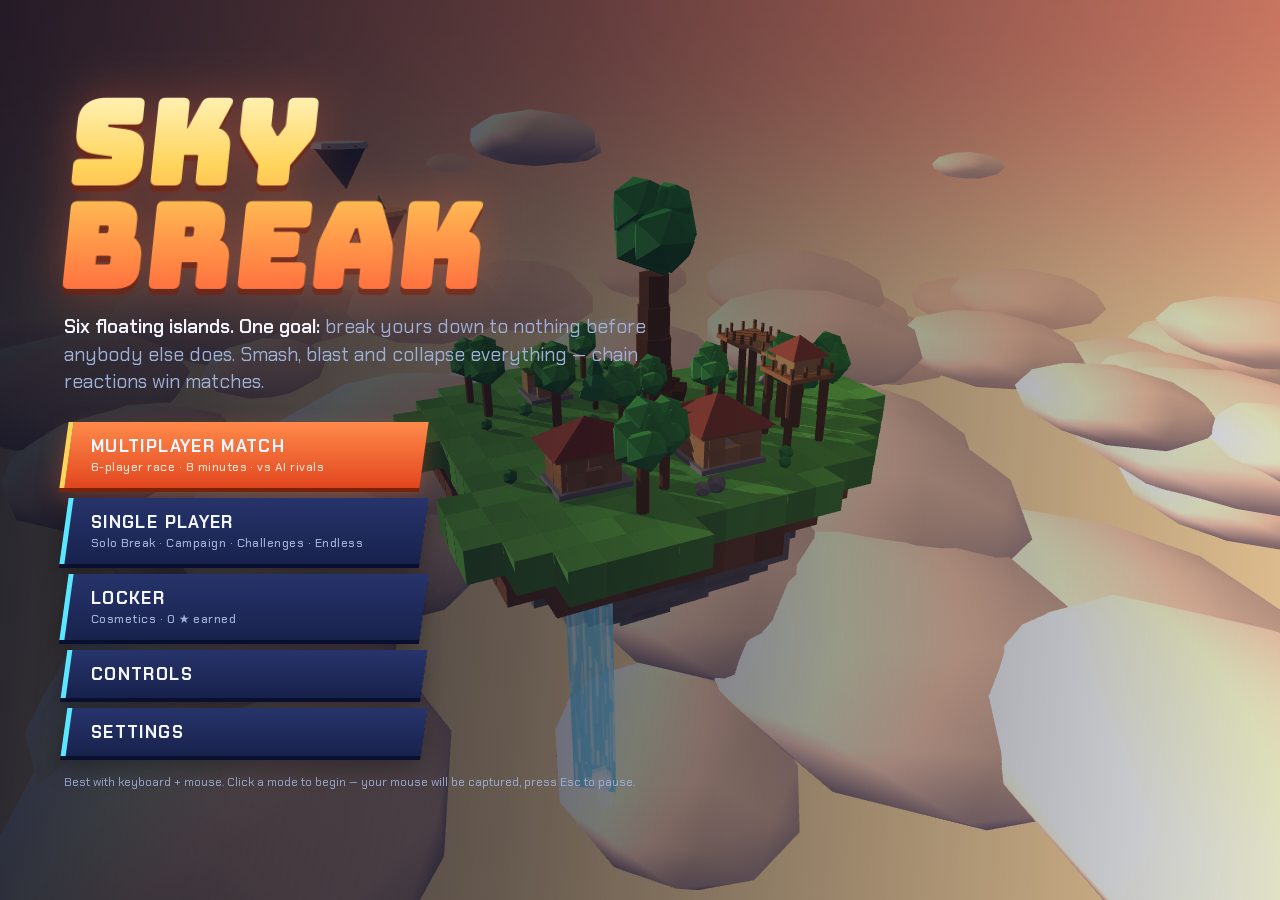
<file: index.html>
<!doctype html><html lang="en"><head><meta charset="utf-8"><meta name="viewport" content="width=device-width,initial-scale=1,maximum-scale=1,user-scalable=no,viewport-fit=cover">
<title>SKYBREAK</title>
<link rel="preconnect" href="https://fonts.googleapis.com">
<link href="https://fonts.googleapis.com/css2?family=Bungee&family=Chakra+Petch:wght@400;500;600;700&display=swap" rel="stylesheet">
<style>
/* Direction: night-sky arcade. Slanted chunky controls, ember + aether accents on deep ink glass. Single committed dark look. */
:root{
  --ink:#0a1128; --ink2:#131d44; --panel:rgba(9,15,38,.74); --line:rgba(255,255,255,.14);
  --fg:#f3f6ff; --mute:#9fb0d6; --ember:#ff6a3d; --aether:#5be7ff; --gold:#ffd45a; --good:#8dffa0; --warn:#ff9a5a; --bad:#ff5d7a;
  --fd:'Bungee','Impact','Arial Black',system-ui,sans-serif; --fu:'Chakra Petch','Segoe UI',system-ui,sans-serif;
  color-scheme:dark;
}
html,body{margin:0;height:100%;overflow:hidden;background:var(--ink);color:var(--fg);font-family:var(--fu);-webkit-user-select:none;user-select:none}
#c{position:fixed;inset:0;width:100%;height:100%;display:block}
#ui{position:fixed;inset:0;pointer-events:none;font-size:15px}
#ui *{box-sizing:border-box}
.hide{display:none!important}
button{font-family:var(--fu);cursor:pointer}
/* ---------- menu screens ---------- */
#scr{position:absolute;inset:0;pointer-events:auto;display:flex;flex-direction:column;justify-content:flex-start;padding:4vh max(16px,5vw);overflow:auto;
  background:linear-gradient(95deg,rgba(6,10,28,.88) 0%,rgba(6,10,28,.62) 42%,rgba(6,10,28,.12) 100%)}
.logo{font-family:var(--fd);font-size:clamp(46px,9vw,118px);line-height:.9;margin:0;letter-spacing:.02em;background:linear-gradient(180deg,#fff2b8 0%,var(--gold) 36%,var(--ember) 100%);-webkit-background-clip:text;background-clip:text;color:transparent;filter:drop-shadow(0 6px 0 rgba(120,30,10,.55)) drop-shadow(0 0 24px rgba(255,106,61,.35));transform:skewX(-6deg);transform-origin:left}
.tag{font-size:clamp(14px,1.6vw,19px);color:var(--mute);margin:14px 0 26px;max-width:34em;line-height:1.45}
.tag b{color:var(--fg);font-weight:600}
.menu{display:flex;flex-direction:column;gap:10px;width:min(360px,100%)}
.btn{position:relative;border:0;color:var(--fg);background:linear-gradient(180deg,#27346b,#18224d);padding:13px 22px;font-size:17px;font-weight:700;letter-spacing:.08em;text-transform:uppercase;text-align:left;transform:skewX(-8deg);border-left:5px solid var(--aether);box-shadow:0 4px 0 #0a1030,0 10px 24px rgba(0,0,0,.35);transition:transform .12s,background .12s,border-color .12s}
.btn>span{display:block;transform:skewX(8deg)}
.btn small{display:block;font-size:12px;font-weight:500;letter-spacing:.04em;color:var(--mute);text-transform:none;margin-top:2px}
.btn:hover,.btn:focus-visible{background:linear-gradient(180deg,#3b4d96,#25326e);transform:skewX(-8deg) translateX(8px);outline:none;border-left-color:var(--gold)}
.btn.go{background:linear-gradient(180deg,#ff8a4a,#e2461f);border-left-color:var(--gold);box-shadow:0 4px 0 #7a240c,0 10px 24px rgba(255,106,61,.3)}
.btn.go small{color:#ffe3d0}
.btn.go:hover{background:linear-gradient(180deg,#ffa066,#f2552b)}
.btn.sm{padding:9px 16px;font-size:14px}
.btn.off{opacity:.45;pointer-events:none}
.back{margin-top:22px;width:max-content}
h2.sec{font-family:var(--fd);font-weight:400;font-size:clamp(26px,4vw,44px);margin:0 0 6px;letter-spacing:.03em}
.sub{color:var(--mute);margin:0 0 18px;max-width:46em;line-height:1.45}
.row{display:flex;gap:12px;flex-wrap:wrap;align-items:stretch}
.grid{display:grid;grid-template-columns:repeat(auto-fill,minmax(210px,1fr));gap:12px;max-width:1080px}
.card{pointer-events:auto;text-align:left;border:1px solid var(--line);background:var(--panel);color:var(--fg);padding:14px 16px 14px;border-radius:4px;position:relative;overflow:hidden;transition:transform .12s,border-color .12s,background .12s;min-width:0}
.card::before{content:"";position:absolute;left:0;top:0;right:0;height:4px;background:var(--c,var(--aether))}
.card:hover,.card:focus-visible{transform:translateY(-3px);border-color:var(--c,var(--aether));background:rgba(20,30,70,.82);outline:none}
.card.sel{border-color:var(--gold);box-shadow:0 0 0 2px var(--gold),0 0 28px rgba(255,212,90,.25)}
.card.lock{opacity:.5}
.card .ic{font-size:30px;line-height:1}
.card h3{margin:8px 0 0;font-size:19px;letter-spacing:.04em}
.card .sb{font-size:12px;color:var(--c,var(--aether));letter-spacing:.12em;text-transform:uppercase;font-weight:600}
.card p{margin:8px 0 6px;font-size:13px;color:var(--mute);line-height:1.4}
.card .tg{font-size:11px;color:#c9d6f5;opacity:.8}
.card .st{font-size:18px;letter-spacing:2px;color:var(--gold);margin-top:6px}
.chips{display:flex;gap:8px;flex-wrap:wrap;margin:0 0 16px;align-items:center}
.chips .lb{font-size:12px;letter-spacing:.14em;color:var(--mute);text-transform:uppercase;margin-right:4px}
.chip{border:1px solid var(--line);background:rgba(255,255,255,.05);color:var(--fg);padding:7px 14px;font-weight:600;font-size:13px;letter-spacing:.06em;border-radius:2px}
.chip.on{background:var(--aether);color:#04202a;border-color:var(--aether)}
.mlist{display:flex;flex-direction:column;gap:8px;max-width:760px}
.mis{display:grid;grid-template-columns:96px 1fr auto;gap:14px;align-items:center;text-align:left;border:1px solid var(--line);background:var(--panel);color:var(--fg);padding:11px 14px;border-radius:4px;border-left:5px solid var(--c,var(--aether))}
.mis:hover{background:rgba(25,36,82,.85)}
.mis .ch{font-size:11px;letter-spacing:.14em;color:var(--mute);text-transform:uppercase}
.mis h4{margin:0;font-size:17px}.mis p{margin:2px 0 0;font-size:12.5px;color:var(--mute)}
.mis .st{color:var(--gold);letter-spacing:2px;font-size:17px;white-space:nowrap}
.mis.boss{border-left-color:var(--bad)}
.mis.lock{opacity:.4;pointer-events:none}
.kv{display:grid;grid-template-columns:auto 1fr;gap:6px 18px;max-width:640px;font-size:14px}
.kv b{color:var(--aether);letter-spacing:.06em;white-space:nowrap}
.set{display:grid;grid-template-columns:140px 1fr;gap:12px 18px;align-items:center;max-width:520px}
.set input[type=range]{width:100%;accent-color:var(--ember)}
.opt{display:flex;gap:10px;flex-wrap:wrap}
.sw{width:54px;height:54px;border-radius:4px;border:2px solid var(--line);position:relative;color:transparent;font-size:0}
.sw.on{border-color:var(--gold);box-shadow:0 0 0 2px var(--gold)}
.sw.lock{opacity:.35}
.sw.lock::after{content:attr(data-need);position:absolute;inset:0;display:grid;place-items:center;font-size:12px;color:#fff;font-weight:700}
.note{font-size:12px;color:var(--mute);margin-top:18px}
.warnbox{margin-top:18px;font-size:12.5px;color:#ffd9a8;max-width:34em}
/* ---------- HUD ---------- */
#hud{position:absolute;inset:0;pointer-events:none}
.pan{background:var(--panel);border:1px solid var(--line);border-radius:3px;backdrop-filter:blur(4px)}
#race{position:absolute;left:16px;top:16px;width:236px;padding:10px 12px 8px}
#race .hd{font-size:11px;letter-spacing:.16em;color:var(--mute);font-weight:600;margin-bottom:6px;display:flex;justify-content:space-between}
.rr{display:grid;grid-template-columns:54px 1fr 40px;gap:8px;align-items:center;font-size:13px;margin:4px 0;font-weight:600}
.rr .bar{height:7px;background:rgba(255,255,255,.12);position:relative;overflow:hidden}
.rr .bar i{position:absolute;left:0;top:0;bottom:0;background:var(--cc,#fff)}
.rr .pc{text-align:right;font-variant-numeric:tabular-nums}
.rr.me{color:var(--gold)}
#mine{display:flex;align-items:baseline;gap:10px}
#mine .big{font-family:var(--fd);font-size:40px;line-height:1;color:var(--fg)}
#mine .lb{font-size:11px;letter-spacing:.14em;color:var(--mute)}
.ibar{height:10px;background:rgba(255,255,255,.12);margin-top:6px;position:relative}
.ibar i{position:absolute;left:0;top:0;bottom:0;background:linear-gradient(90deg,var(--ember),var(--gold))}
.ibar u{position:absolute;top:-3px;bottom:-3px;width:2px;background:var(--aether)}
#gh{font-size:12px;margin-top:6px;color:var(--aether);font-weight:600}
#sb{font-size:13px;margin-top:6px;color:var(--gold);font-weight:700;letter-spacing:.05em}
#timer{position:absolute;left:50%;top:12px;transform:translateX(-50%);text-align:center;padding:6px 22px 8px}
#timer .t{font-family:var(--fd);font-size:34px;line-height:1.05;font-variant-numeric:tabular-nums;letter-spacing:.04em}
#timer .t.low{color:var(--bad)}
#timer .p{font-size:11px;letter-spacing:.18em;color:var(--mute);font-weight:600;min-height:14px}
#timer .p.hot{color:var(--ember)}
#chain{position:absolute;right:22px;top:26%;text-align:right;opacity:0;transition:opacity .25s}
#chain.on{opacity:1}
#chain .n{font-family:var(--fd);font-size:46px;color:var(--gold);text-shadow:0 4px 0 #7a240c,0 0 22px rgba(255,170,60,.5);transform-origin:right}
#chain .n.pop{animation:pop .28s}
#chain .l{font-family:var(--fd);font-size:20px;color:var(--ember);text-shadow:0 2px 0 #3a0e00;letter-spacing:.06em}
@keyframes pop{0%{transform:scale(1.5)}100%{transform:scale(1)}}
#cross{position:absolute;left:50%;top:50%;width:22px;height:22px;margin:-11px 0 0 -11px;border:2px solid rgba(255,255,255,.75);border-radius:50%;box-shadow:0 0 0 1px rgba(0,0,0,.4)}
#cross::after{content:"";position:absolute;left:50%;top:50%;width:4px;height:4px;margin:-2px 0 0 -2px;background:#fff;border-radius:50%}
#cross.hit{border-color:var(--gold);transform:scale(1.15)}
#hotbar{position:absolute;left:50%;bottom:16px;transform:translateX(-50%);display:flex;gap:6px;max-width:96vw;flex-wrap:wrap;justify-content:center}
.slot{width:62px;height:62px;position:relative;background:var(--panel);border:2px solid var(--line);border-radius:4px;display:grid;place-items:center;overflow:hidden}
.slot.sel{border-color:var(--gold);box-shadow:0 0 14px rgba(255,212,90,.45);transform:translateY(-6px)}
.slot .k{position:absolute;left:4px;top:2px;font-size:10px;color:var(--mute);font-weight:700}
.slot .i{font-size:26px;line-height:1}
.slot .u{position:absolute;right:4px;bottom:2px;font-size:11px;font-weight:700;color:var(--aether)}
.slot .cd{position:absolute;left:0;right:0;bottom:0;background:rgba(0,0,0,.62);height:0}
.slot .nm{position:absolute;left:0;right:0;bottom:2px;font-size:8.5px;text-align:center;color:#cfd8f5;letter-spacing:.04em;display:none}
.slot.sel .nm{display:block}
.slot.sel .u{bottom:12px}
#toasts{position:absolute;left:50%;top:124px;transform:translateX(-50%);display:flex;flex-direction:column;gap:6px;align-items:center;width:min(520px,92vw)}
.toast{padding:7px 16px;background:var(--panel);border:1px solid var(--line);border-left:4px solid var(--aether);font-weight:700;letter-spacing:.05em;font-size:13.5px;animation:tin .2s;border-radius:2px}
.toast.good{border-left-color:var(--good)}.toast.warn{border-left-color:var(--warn)}.toast.secret{border-left-color:var(--gold);color:var(--gold)}
@keyframes tin{from{transform:translateY(-8px);opacity:0}}
#banner{position:absolute;left:0;right:0;top:30%;text-align:center;opacity:0;transform:scale(.94);transition:opacity .25s,transform .25s}
#banner.on{opacity:1;transform:none}
#banner h1{margin:0;font-family:var(--fd);font-weight:400;font-size:clamp(34px,6vw,72px);letter-spacing:.04em;color:#fff;text-shadow:0 5px 0 #7a240c,0 0 34px rgba(255,106,61,.55)}
#banner p{margin:6px 0 0;font-size:18px;color:var(--gold);font-weight:600;letter-spacing:.08em}
#count{position:absolute;left:0;right:0;top:34%;text-align:center;font-family:var(--fd);font-size:clamp(70px,13vw,160px);color:#fff;text-shadow:0 8px 0 #7a240c,0 0 40px rgba(255,106,61,.6)}
#hint{position:absolute;left:0;right:0;top:58%;text-align:center;font-size:18px;color:var(--gold);font-weight:700;letter-spacing:.08em;text-shadow:0 2px 6px #000}
#draft{position:absolute;left:50%;bottom:100px;transform:translateX(-50%);padding:10px 14px 12px;width:min(780px,96vw);pointer-events:auto}
#draft .hd{display:flex;justify-content:space-between;align-items:baseline;font-family:var(--fd);font-size:20px;letter-spacing:.04em;margin-bottom:6px}
#draft .hd small{font-family:var(--fu);font-size:11px;color:var(--mute);letter-spacing:.14em;font-weight:600}
#draft .tb{height:5px;background:rgba(255,255,255,.12);margin-bottom:10px}
#draft .tb i{display:block;height:100%;background:var(--ember)}
.dc{display:grid;gap:8px;grid-template-columns:repeat(auto-fit,minmax(112px,1fr))}
.it{position:relative;border:1px solid var(--line);background:rgba(255,255,255,.05);padding:8px 8px 9px;text-align:center;color:var(--fg);border-radius:3px;border-top:3px solid var(--c)}
.it:hover{background:rgba(255,255,255,.12)}
.it .k{position:absolute;left:6px;top:4px;font-size:11px;font-weight:700;color:var(--mute)}
.it .i{font-size:30px}.it .n{font-weight:700;font-size:13px;letter-spacing:.04em}.it .d{font-size:10.5px;color:var(--mute);line-height:1.25;margin-top:3px;min-height:26px}
.it.tk{opacity:.4;pointer-events:none;filter:grayscale(.8)}
.it .by{position:absolute;inset:auto 0 0 0;background:rgba(0,0,0,.7);font-size:11px;font-weight:700;padding:3px;letter-spacing:.08em}
.it.me{opacity:1;filter:none;border-color:var(--good)}
#sec{position:absolute;left:0;right:0;top:24%;text-align:center;opacity:0;transition:opacity .3s}
#sec.on{opacity:1}
#sec .a{font-family:var(--fd);font-size:clamp(20px,3vw,34px);color:var(--gold);text-shadow:0 3px 0 #6a3a00,0 0 26px rgba(255,200,60,.6)}
#sec .b{font-family:var(--fd);font-size:clamp(34px,6vw,70px);color:#fff;margin:6px 0;text-shadow:0 5px 0 #3a1a8a,0 0 34px rgba(190,120,255,.7)}
#sec .c{font-size:20px;font-weight:700;color:var(--aether);letter-spacing:.06em}
#secbar{position:absolute;left:50%;bottom:98px;transform:translateX(-50%);padding:6px 16px;font-weight:700;letter-spacing:.06em;color:var(--gold);border-color:var(--gold)}
#flash{position:absolute;inset:0;background:radial-gradient(ellipse at center,rgba(255,255,255,0) 40%,rgba(255,60,30,.0) 100%);opacity:0}
/* ---------- overlays ---------- */
.ovl{position:absolute;inset:0;pointer-events:auto;display:flex;align-items:center;justify-content:center;background:rgba(5,9,24,.78);padding:16px;overflow:auto}
.box{background:linear-gradient(180deg,rgba(24,34,80,.96),rgba(10,16,40,.97));border:1px solid var(--line);border-top:5px solid var(--ember);border-radius:4px;padding:22px 26px;width:min(720px,100%);max-height:96vh;overflow:auto}
.box h1{font-family:var(--fd);font-weight:400;font-size:clamp(30px,5vw,54px);margin:0;letter-spacing:.03em}
.box h1.win{background:linear-gradient(180deg,#fff2b8,var(--gold) 50%,var(--ember));-webkit-background-clip:text;background-clip:text;color:transparent}
.box .rs{color:var(--mute);margin:4px 0 14px}
.stars{font-size:34px;letter-spacing:6px;color:var(--gold);margin:4px 0 8px}
.stars .o{color:#4a5580}
.res{display:grid;grid-template-columns:1fr auto;gap:5px 24px;font-size:15px;margin:10px 0}
.res span:nth-child(odd){color:var(--mute)}.res span:nth-child(even){font-weight:700;text-align:right;font-variant-numeric:tabular-nums}
.tbl{width:100%;border-collapse:collapse;margin:10px 0;font-size:14px}
.tbl th{font-size:11px;color:var(--mute);letter-spacing:.12em;text-align:left;padding:4px 6px;font-weight:600}
.tbl td{padding:6px;border-top:1px solid var(--line);font-variant-numeric:tabular-nums}
.tbl tr.me td{color:var(--gold);font-weight:700}.tbl tr.w td:first-child::after{content:" 🏆"}
.aw{display:grid;grid-template-columns:repeat(auto-fit,minmax(150px,1fr));gap:8px;margin:10px 0}
.aw div{background:rgba(255,255,255,.05);padding:8px 10px;border-radius:3px;font-size:12.5px;color:var(--mute)}
.aw b{display:block;color:var(--fg);font-size:14px;margin:2px 0}.aw em{color:var(--gold);font-style:normal;font-weight:700;font-size:11px;letter-spacing:.1em;text-transform:uppercase}
.nb{color:var(--good);font-weight:700;font-size:13px;margin:6px 0}
.chk{font-size:14px;margin:3px 0;color:var(--mute)}.chk.y{color:var(--good)}.chk::before{content:"○  "}.chk.y::before{content:"★  "}
.acts{display:flex;gap:10px;margin-top:16px;flex-wrap:wrap}
@media (max-width:640px){#race{width:176px}.slot{width:44px;height:44px}.slot .i{font-size:19px}.mis{grid-template-columns:1fr auto}.mis .ch{display:none}}
@media (prefers-reduced-motion:reduce){*{animation:none!important;transition:none!important}}
#hud.ended #cross,#hud.ended #hotbar,#hud.ended #hint,#hud.ended #secbar,#hud.ended #race{display:none}
#draft.picked .it:not(.me){opacity:.35}
.btn[data-a="reset"]{border-left-color:var(--bad)}
#scr>:first-child{margin-top:auto}#scr>:last-child{margin-bottom:auto}
#scr{padding-bottom:6vh}
#hearts{position:absolute;left:50%;top:76px;transform:translateX(-50%);display:flex;gap:6px;font-size:28px;line-height:1;text-shadow:0 2px 0 rgba(0,0,0,.6)}
#hearts .on{color:#ff4d6d}
#hearts .off{color:rgba(255,255,255,.22)}
#hearts .pop{animation:hpop .5s}
@keyframes hpop{0%{transform:scale(1.8) rotate(-12deg);color:#fff}100%{transform:none}}
#hud.ended #hearts{display:none}
.rv{margin:8px 0 12px;display:flex;gap:14px;align-items:center;flex-wrap:wrap}
.rv img{width:min(240px,100%);aspect-ratio:1;border:3px solid var(--gold);border-radius:4px;transform:rotate(-2deg)}
.rv p{flex:1 1 220px;margin:0;font-size:15px;line-height:1.45;color:var(--mute)}
.rv b{color:var(--gold)}
/* ---------- touch / small screens ---------- */
html,body{overscroll-behavior:none;-webkit-touch-callout:none;-webkit-tap-highlight-color:transparent}
#c{touch-action:none}
#scr{touch-action:pan-y;-webkit-overflow-scrolling:touch}
#hotbar{pointer-events:auto}
.slot{touch-action:none}
.padf{outline:3px solid var(--gold)!important;outline-offset:2px;box-shadow:0 0 22px rgba(255,212,90,.5)}
#touch{position:absolute;inset:0;pointer-events:none;--sr:env(safe-area-inset-right,0px);--sl:env(safe-area-inset-left,0px);--sb:env(safe-area-inset-bottom,0px);--st:env(safe-area-inset-top,0px)}
#touch>*{touch-action:none}
#tz-move{position:absolute;left:0;top:24%;width:44%;bottom:0;pointer-events:auto}
#tz-look{position:absolute;right:0;top:10%;width:56%;bottom:0;pointer-events:auto}
#joy{position:absolute;left:calc(var(--sl) + 104px);top:calc(100% - var(--sb) - 112px);width:116px;height:116px;margin:-58px 0 0 -58px;border-radius:50%;border:2px solid rgba(255,255,255,.4);background:rgba(255,255,255,.08);pointer-events:none;opacity:.5}
#joy.on{opacity:1}
#joy i{position:absolute;left:50%;top:50%;width:52px;height:52px;margin:-26px 0 0 -26px;border-radius:50%;background:rgba(255,255,255,.4);border:2px solid rgba(255,255,255,.7)}
.tbn{position:absolute;pointer-events:auto;border-radius:50%;border:2px solid rgba(255,255,255,.5);background:rgba(14,22,56,.6);color:#fff;font-weight:700;font-size:12px;letter-spacing:.06em;width:58px;height:58px;padding:0;backdrop-filter:blur(2px);-webkit-user-select:none}
.tbn.down{background:rgba(255,106,61,.8);border-color:#fff}
#tb-fire{width:88px;height:88px;right:calc(var(--sr) + 22px);bottom:calc(var(--sb) + 26px);font-size:15px;border-color:var(--ember)}
#tb-jump{width:66px;height:66px;right:calc(var(--sr) + 124px);bottom:calc(var(--sb) + 22px)}
#tb-dash{right:calc(var(--sr) + 32px);bottom:calc(var(--sb) + 128px)}
#tb-hook{right:calc(var(--sr) + 112px);bottom:calc(var(--sb) + 104px)}
#tb-secret{width:66px;height:66px;right:calc(var(--sr) + 196px);bottom:calc(var(--sb) + 62px);color:var(--gold);border-color:var(--gold);animation:glow 1s infinite alternate}
#tb-climb{left:calc(var(--sl) + 24px);bottom:calc(var(--sb) + 196px)}
@keyframes glow{from{box-shadow:0 0 6px rgba(255,212,90,.4)}to{box-shadow:0 0 22px rgba(255,212,90,.9)}}
#tcorner{position:absolute;right:calc(var(--sr) + 10px);top:calc(var(--st) + 10px);display:flex;gap:8px;pointer-events:none}
#tcorner button{pointer-events:auto;width:42px;height:42px;border-radius:8px;border:1px solid rgba(255,255,255,.4);background:rgba(14,22,56,.6);color:#fff;font-weight:700;font-size:11px;padding:0}
#rot{display:none;position:fixed;inset:0;z-index:50;background:rgba(5,9,24,.94);color:#fff;text-align:center;align-items:center;justify-content:center;font-family:var(--fd);font-size:26px;line-height:1.4;pointer-events:auto}
#rot small{font-family:var(--fu);font-size:14px;color:var(--mute)}
@media (orientation:portrait){body.touch.playing #rot{display:flex}}
body.touch #hotbar{left:auto;right:calc(env(safe-area-inset-right,0px) + 8px);top:60px;bottom:auto;transform:none;flex-direction:row;flex-wrap:wrap;gap:4px;justify-content:flex-end;max-width:min(300px,46vw)}
body.touch .slot{width:44px;height:44px}
body.touch .slot .i{font-size:20px}
body.touch .slot.sel{transform:translateY(3px)}
body.touch #mine .lb{display:none}
body.touch .slot .nm,body.touch .slot .k{display:none}
body.touch #draft{bottom:auto;top:58px;width:min(600px,64vw);padding:8px 10px}
body.touch .it .d{display:none}
body.touch .it{padding:6px 4px}
body.touch #hint,body.touch #secbar{display:none}
body.touch #race{width:150px;padding:6px 8px;top:8px;left:calc(env(safe-area-inset-left,0px) + 8px)}
body.touch #mine .big{font-size:26px}
body.touch .rr{font-size:11px;grid-template-columns:40px 1fr 32px;margin:2px 0}
body.touch #timer{top:6px;padding:3px 14px 4px}
body.touch #timer .t{font-size:24px}
body.touch #hearts{top:62px;font-size:22px}
body.touch #toasts{top:96px}
body.touch #chain{top:34%;right:70px}
body.touch #cross{width:18px;height:18px;margin:-9px 0 0 -9px}
body.touch .box{padding:16px 18px}
@media (max-height:460px){
  #tb-fire{width:76px;height:76px}.tbn{width:50px;height:50px;font-size:11px}
  #tb-jump{width:58px;height:58px;right:calc(var(--sr) + 108px)}
  #tb-dash{bottom:calc(var(--sb) + 108px)}#tb-hook{right:calc(var(--sr) + 98px);bottom:calc(var(--sb) + 88px)}
  #tb-secret{right:calc(var(--sr) + 170px);bottom:calc(var(--sb) + 52px)}
  #joy{top:calc(100% - var(--sb) - 88px);width:100px;height:100px;margin:-50px 0 0 -50px}
  #tb-climb{bottom:calc(var(--sb) + 150px)}
  #banner{top:22%}
  .logo{font-size:clamp(40px,12vh,90px)}
  .tag{margin:8px 0 14px}
  .btn{padding:9px 18px;font-size:15px}.menu{gap:7px;display:grid;grid-template-columns:1fr 1fr;width:min(660px,100%)}
  .tag{display:none}.logo br{display:none}.logo{margin-bottom:10px}
  h2.sec{font-size:26px}.sub{margin-bottom:10px;font-size:13px}.grid{grid-template-columns:repeat(auto-fill,minmax(160px,1fr));gap:8px}.card p{display:none}
}

#draft .it.rare{box-shadow:0 0 0 2px var(--c),0 0 28px var(--c);animation:rarepulse 1.1s ease-in-out infinite}
#draft .it.rare .n::after{content:' ★';color:var(--c)}
@keyframes rarepulse{50%{box-shadow:0 0 0 2px var(--c),0 0 52px var(--c)}}
</style></head><body>
<canvas id="c"></canvas>
<div id="ui"></div>
<script src="lib/three.min.js"></script><script>
/* =====================================================================
   SKYBREAK — engine core
   ===================================================================== */
'use strict';
const T = THREE;
const clamp = (x, a, b) => x < a ? a : x > b ? b : x;
const lerp = (a, b, t) => a + (b - a) * t;
const rnd = (a = 1, b) => b === undefined ? Math.random() * a : a + Math.random() * (b - a);
const rndi = (a, b) => Math.floor(rnd(a, b + 1));
const pick = a => a[Math.floor(Math.random() * a.length)];
const $ = id => document.getElementById(id);
function mulberry32(a) { return function () { a |= 0; a = a + 0x6D2B79F5 | 0; let t = Math.imul(a ^ a >>> 15, 1 | a); t = t + Math.imul(t ^ t >>> 7, 61 | t) ^ t; return ((t ^ t >>> 14) >>> 0) / 4294967296; }; }
const fmt = s => { s = Math.max(0, Math.ceil(s)); return String(Math.floor(s / 60)).padStart(2, '0') + ':' + String(s % 60).padStart(2, '0'); };
const fmtP = s => { s = Math.max(0, s); const m = Math.floor(s / 60), r = s - m * 60; return String(m).padStart(2, '0') + ':' + r.toFixed(1).padStart(4, '0'); };
const memStore = {};
const store = {
  get(k, d) { try { const v = localStorage.getItem('skybreak.' + k); return v == null ? d : JSON.parse(v); } catch (e) { return k in memStore ? memStore[k] : d; } },
  set(k, v) { try { localStorage.setItem('skybreak.' + k, JSON.stringify(v)); } catch (e) { memStore[k] = v; } }
};

/* ---------- renderer / scene ---------- */
const canvas = $('c');
const renderer = new T.WebGLRenderer({ canvas, antialias: true, powerPreference: 'high-performance' });
renderer.setPixelRatio(Math.min(window.devicePixelRatio || 1, 1.75));
renderer.shadowMap.enabled = true;
renderer.shadowMap.type = T.PCFSoftShadowMap;
const scene = new T.Scene();
const camera = new T.PerspectiveCamera(72, 1, 0.25, 2500);
scene.add(camera);
scene.fog = new T.Fog(0xcfe9fa, 120, 620);
function resize() {
  const w = window.innerWidth, h = window.innerHeight;
  renderer.setSize(w, h, false);
  camera.aspect = w / h; camera.updateProjectionMatrix();
}
window.addEventListener('resize', resize); resize();

const hemi = new T.HemisphereLight(0xcfe8ff, 0x7a8f5a, 0.85); scene.add(hemi);
const sun = new T.DirectionalLight(0xfff0cf, 1.25);
sun.castShadow = true;
sun.shadow.mapSize.set(2048, 2048);
Object.assign(sun.shadow.camera, { left: -48, right: 48, top: 48, bottom: -48, near: 1, far: 260 });
sun.shadow.bias = -0.0007; sun.shadow.normalBias = 0.04;
scene.add(sun); scene.add(sun.target);
const sunDir = new T.Vector3(0.5, 0.7, 0.35).normalize();
const flashLight = new T.PointLight(0xffaa55, 0, 70, 1.6); scene.add(flashLight);
let flashI = 0;

/* ---------- sky ---------- */
const skyMat = new T.ShaderMaterial({
  side: T.BackSide, depthWrite: false, fog: false,
  uniforms: {
    top: { value: new T.Color() }, mid: { value: new T.Color() }, bot: { value: new T.Color() },
    sunDir: { value: sunDir }, sunCol: { value: new T.Color(1, .9, .7) }, stars: { value: 0 }
  },
  vertexShader: 'varying vec3 vd; void main(){ vd=normalize(position); gl_Position=projectionMatrix*modelViewMatrix*vec4(position,1.0);} ',
  fragmentShader: `varying vec3 vd; uniform vec3 top,mid,bot,sunDir,sunCol; uniform float stars;
  float h21(vec2 p){return fract(sin(dot(p,vec2(127.1,311.7)))*43758.5453);}
  void main(){ vec3 d=normalize(vd); float h=d.y;
    vec3 c=mix(bot,mid,smoothstep(-0.30,0.10,h)); c=mix(c,top,smoothstep(0.08,0.85,h));
    float s=max(dot(d,sunDir),0.0); c+=sunCol*(pow(s,700.0)*2.4+pow(s,14.0)*0.28);
    if(stars>0.0){ vec2 g=floor(vec2(atan(d.x,d.z)*90.0,d.y*180.0)); float r=h21(g); c+=vec3(step(0.9972,r))*stars*smoothstep(0.02,0.3,h)*(0.4+0.6*h21(g+3.0)); }
    gl_FragColor=vec4(c,1.0);} `
});
const sky = new T.Mesh(new T.SphereGeometry(1, 32, 18), skyMat);
sky.scale.setScalar(1500); sky.frustumCulled = false; sky.renderOrder = -10; scene.add(sky);

const THEMES = {
  verdantia: { top: 0x2f7de0, mid: 0x7ec8f5, bot: 0xeaf6ff, fog: 0xcfe9fa, sun: 0xfff0cf, sunI: 1.25, hs: 0xcfe8ff, hg: 0x7a8f5a, hi: 0.85, cloud: 0xffffff, stars: 0, dir: [.5, .7, .35] },
  ignis: { top: 0x1c0a18, mid: 0x7a2630, bot: 0xff9a55, fog: 0x8a3a28, sun: 0xffa868, sunI: 1.1, hs: 0xff9a70, hg: 0x4a1f1a, hi: 0.8, cloud: 0xc77a6e, stars: 0, dir: [-.6, .32, .5] },
  nivara: { top: 0x4a8bd6, mid: 0xa8d6f6, bot: 0xf4fbff, fog: 0xdcf0ff, sun: 0xf6fbff, sunI: 1.25, hs: 0xd8eeff, hg: 0x90a8c0, hi: 0.95, cloud: 0xf4fbff, stars: 0, dir: [.4, .55, -.5] },
  aridia: { top: 0x3b9be0, mid: 0xf1d598, bot: 0xffe7b4, fog: 0xf5dcaa, sun: 0xfff2c8, sunI: 1.45, hs: 0xffe8c0, hg: 0xc79a5a, hi: 0.85, cloud: 0xfff1d8, stars: 0, dir: [.3, .85, .2] },
  aquaris: { top: 0x0f7fd8, mid: 0x58d3e8, bot: 0xd9fbff, fog: 0xbdeff7, sun: 0xffffff, sunI: 1.25, hs: 0xcff7ff, hg: 0x3aa0a0, hi: 0.9, cloud: 0xffffff, stars: 0, dir: [-.4, .75, .4] },
  noctyra: { top: 0x04020e, mid: 0x28144c, bot: 0x7a3fb0, fog: 0x2b1b4c, sun: 0xb99cff, sunI: 0.85, hs: 0x8a7aff, hg: 0x1f1538, hi: 0.95, cloud: 0x6a4aa8, stars: 1, dir: [.3, .5, -.6] },
  menu: { top: 0x1a3f9c, mid: 0xf08a6e, bot: 0xffd9a0, fog: 0xf3b890, sun: 0xffe0b0, sunI: 1.2, hs: 0xffd9c0, hg: 0x7a6a8a, hi: 0.85, cloud: 0xfff0e8, stars: 0, dir: [-.7, .22, .6] }
};
let curTheme = 'verdantia';
function applyTheme(name) {
  const t = THEMES[name] || THEMES.verdantia; curTheme = name;
  const u = skyMat.uniforms;
  u.top.value.setHex(t.top); u.mid.value.setHex(t.mid); u.bot.value.setHex(t.bot); u.sunCol.value.setHex(t.sun); u.stars.value = t.stars;
  sunDir.set(t.dir[0], t.dir[1], t.dir[2]).normalize();
  scene.fog.color.setHex(t.fog); sun.color.setHex(t.sun); sun.intensity = t.sunI;
  hemi.color.setHex(t.hs); hemi.groundColor.setHex(t.hg); hemi.intensity = t.hi;
  cloudMat.color.setHex(t.cloud);
}

/* ---------- cloud sea ---------- */
const cloudMat = new T.MeshLambertMaterial({ color: 0xffffff });
const CLOUDN = 170;
const cloudMesh = new T.InstancedMesh(new T.IcosahedronGeometry(1, 1), cloudMat, CLOUDN);
cloudMesh.frustumCulled = false; scene.add(cloudMesh);
const clouds = [];
for (let i = 0; i < CLOUDN; i++) {
  const a = Math.random() * Math.PI * 2, r = Math.sqrt(Math.random()) * 520;
  const hi = i > CLOUDN * 0.82;
  clouds.push({ x: Math.cos(a) * r, z: Math.sin(a) * r, y: hi ? rnd(-30, 30) : rnd(-110, -75), s: hi ? rnd(10, 22) : rnd(30, 62), sp: rnd(0.4, 1.4) });
  if (hi && r < 150) { clouds[i].x += Math.sign(clouds[i].x || 1) * 150; }
}
const _cd = new T.Object3D();
function updateClouds(t) {
  for (let i = 0; i < CLOUDN; i++) {
    const c = clouds[i];
    _cd.position.set(c.x + Math.sin(t * 0.03 * c.sp + i) * 14, c.y, c.z + Math.cos(t * 0.025 * c.sp + i * 2) * 10);
    _cd.scale.set(c.s, c.s * 0.34, c.s * 0.82); _cd.updateMatrix(); cloudMesh.setMatrixAt(i, _cd.matrix);
  }
  cloudMesh.instanceMatrix.needsUpdate = true;
}

/* ---------- input ---------- */
const Input = {
  keys: {}, pressed: {}, mouse: { l: false, r: false }, mpress: { l: false, r: false }, dx: 0, dy: 0, wheel: 0, locked: false, nx: 0, ny: 0, captureWanted: false, ax: 0, ay: 0, px: 0, py: 0, touch: false, pad: false,
  endFrame() { this.pressed = {}; this.mpress.l = this.mpress.r = false; this.dx = 0; this.dy = 0; this.wheel = 0; }
};
window.addEventListener('keydown', e => {
  Input.pad = false;
  if (e.repeat) { if (Input.captureWanted) e.preventDefault(); return; }
  Input.keys[e.code] = true; Input.pressed[e.code] = true;
  if (Input.captureWanted && ['Space', 'Tab', 'F5', 'ArrowUp', 'ArrowDown', 'ArrowLeft', 'ArrowRight'].includes(e.code)) e.preventDefault();
});
window.addEventListener('keyup', e => { Input.keys[e.code] = false; });
window.addEventListener('blur', () => { Input.keys = {}; Input.mouse.l = Input.mouse.r = false; });
canvas.addEventListener('mousedown', e => {
  if (!Input.captureWanted) return;
  if (!Input.locked) lockPointer();
  if (e.button === 0) { Input.mouse.l = true; Input.mpress.l = true; }
  if (e.button === 2) { Input.mouse.r = true; Input.mpress.r = true; }
  e.preventDefault();
});
window.addEventListener('mouseup', e => { if (e.button === 0) Input.mouse.l = false; if (e.button === 2) Input.mouse.r = false; });
window.addEventListener('contextmenu', e => { if (Input.captureWanted) e.preventDefault(); });
window.addEventListener('mousemove', e => {
  Input.nx = e.clientX / window.innerWidth * 2 - 1; Input.ny = e.clientY / window.innerHeight * 2 - 1;
  if (Input.locked) { Input.dx += e.movementX || 0; Input.dy += e.movementY || 0; }
  if (e.movementX || e.movementY) Input.pad = false;
});
window.addEventListener('wheel', e => { if (Input.captureWanted) Input.wheel += Math.sign(e.deltaY); }, { passive: true });
/* Pointer lock freezes clientX/clientY at 0 for every pointer (touch included), which broke the on-screen joystick —
   so it is never taken while touch controls are active. */
function lockPointer() { if (Input.touch || !canvas.requestPointerLock) return; try { const p = canvas.requestPointerLock(); if (p && p.catch) p.catch(() => { }); } catch (err) { } }
function unlockPointer() { if (document.pointerLockElement && document.exitPointerLock) try { document.exitPointerLock(); } catch (e) { } }
document.addEventListener('pointerlockchange', () => {
  Input.locked = document.pointerLockElement === canvas;
  if (Input.locked && Input.touch) { unlockPointer(); return; }
  if (!Input.locked && !Input.touch && Input.captureWanted && window.Game && Game.state === 'play') Game.pause(true);
});

/* ---------- audio (synth) ---------- */
const Snd = {
  ctx: null, master: null, vol: 0.6, muted: false, noiseBuf: null,
  init() {
    if (this.ctx) { if (this.ctx.state === 'suspended') this.ctx.resume(); return; }
    try {
      this.ctx = new (window.AudioContext || window.webkitAudioContext)();
      this.master = this.ctx.createGain(); this.master.gain.value = this.muted ? 0 : this.vol; this.master.connect(this.ctx.destination);
      const n = this.ctx.sampleRate * 1.5, b = this.ctx.createBuffer(1, n, this.ctx.sampleRate), d = b.getChannelData(0);
      for (let i = 0; i < n; i++) d[i] = Math.random() * 2 - 1; this.noiseBuf = b;
    } catch (e) { this.ctx = null; }
  },
  setVol(v) { this.vol = v; if (this.master) this.master.gain.value = this.muted ? 0 : v; },
  setMute(m) { this.muted = m; if (this.master) this.master.gain.value = m ? 0 : this.vol; },
  noise(dur, f0, f1, vol, type = 'lowpass') {
    if (!this.ctx) return; const c = this.ctx, t = c.currentTime;
    const s = c.createBufferSource(); s.buffer = this.noiseBuf; s.playbackRate.value = rnd(0.8, 1.2);
    const f = c.createBiquadFilter(); f.type = type; f.frequency.setValueAtTime(f0, t); f.frequency.exponentialRampToValueAtTime(Math.max(30, f1), t + dur);
    const g = c.createGain(); g.gain.setValueAtTime(vol, t); g.gain.exponentialRampToValueAtTime(0.001, t + dur);
    s.connect(f); f.connect(g); g.connect(this.master); s.start(t, rnd(0, 0.5), dur + 0.05);
  },
  tone(f0, f1, dur, vol, type = 'sine', delay = 0) {
    if (!this.ctx) return; const c = this.ctx, t = c.currentTime + delay;
    const o = c.createOscillator(); o.type = type; o.frequency.setValueAtTime(f0, t); o.frequency.exponentialRampToValueAtTime(Math.max(20, f1), t + dur);
    const g = c.createGain(); g.gain.setValueAtTime(vol, t); g.gain.exponentialRampToValueAtTime(0.001, t + dur);
    o.connect(g); g.connect(this.master); o.start(t); o.stop(t + dur + 0.02);
  },
  play(name, v = 1) {
    if (!this.ctx || this.muted) return;
    switch (name) {
      case 'boom': this.noise(0.9, 900, 60, 0.9 * v); this.tone(90, 30, 0.6, 0.7 * v, 'sine'); break;
      case 'bigboom': this.noise(1.4, 1400, 40, 1.0 * v); this.tone(70, 22, 1.1, 0.9 * v, 'sine'); break;
      case 'pop': this.noise(0.25, 1800, 200, 0.5 * v); this.tone(160, 60, 0.15, 0.4 * v, 'triangle'); break;
      case 'hit': this.noise(0.12, 2600, 400, 0.45 * v, 'bandpass'); this.tone(220, 110, 0.08, 0.25 * v, 'square'); break;
      case 'swing': this.noise(0.18, 600, 1800, 0.18 * v, 'bandpass'); break;
      case 'crumble': this.noise(0.7, 700, 90, 0.5 * v); break;
      case 'zap': this.noise(0.35, 5000, 400, 0.7 * v, 'highpass'); this.tone(900, 80, 0.3, 0.3 * v, 'sawtooth'); break;
      case 'whoosh': this.noise(0.5, 300, 1500, 0.25 * v, 'bandpass'); break;
      case 'grapple': this.tone(300, 900, 0.12, 0.25 * v, 'square'); break;
      case 'dash': this.noise(0.25, 2400, 300, 0.3 * v, 'bandpass'); break;
      case 'ui': this.tone(660, 880, 0.08, 0.25 * v, 'triangle'); break;
      case 'pick': this.tone(520, 1040, 0.12, 0.3 * v, 'triangle'); this.tone(780, 1560, 0.14, 0.25 * v, 'triangle', 0.08); break;
      case 'drop': this.tone(440, 440, 0.12, 0.3 * v, 'square'); this.tone(660, 660, 0.12, 0.3 * v, 'square', 0.14); this.tone(880, 880, 0.25, 0.3 * v, 'square', 0.28); break;
      case 'secret': for (let i = 0; i < 6; i++) this.tone(400 * Math.pow(1.26, i), 400 * Math.pow(1.26, i) * 1.01, 0.3, 0.22 * v, 'triangle', i * 0.08); break;
      case 'fire': this.noise(0.4, 1200, 300, 0.25 * v); break;
      case 'ice': this.tone(1800, 2600, 0.15, 0.2 * v, 'sine'); this.noise(0.2, 6000, 2000, 0.2 * v, 'highpass'); break;
      case 'win': for (let i = 0; i < 5; i++) this.tone(330 * Math.pow(1.335, i * 0.8), 330 * Math.pow(1.335, i * 0.8), 0.4, 0.28 * v, 'triangle', i * 0.12); break;
      case 'lose': this.tone(300, 80, 0.8, 0.35 * v, 'sawtooth'); break;
      case 'tick': this.tone(1000, 1000, 0.05, 0.2 * v, 'square'); break;
      case 'chain': this.tone(500, 1000, 0.18, 0.28 * v, 'square'); break;
    }
  }
};

/* ---------- instanced particles ---------- */
class Particles {
  constructor(max, additive, opacity = 1) {
    this.max = max; this.next = 0;
    this.pos = new Float32Array(max * 3); this.vel = new Float32Array(max * 3);
    this.life = new Float32Array(max); this.ml = new Float32Array(max); this.size = new Float32Array(max);
    this.grav = new Float32Array(max); this.drag = new Float32Array(max);
    const mat = new T.MeshBasicMaterial({ transparent: true, opacity, depthWrite: false, blending: additive ? T.AdditiveBlending : T.NormalBlending });
    this.mesh = new T.InstancedMesh(new T.BoxGeometry(1, 1, 1), mat, max);
    this.mesh.instanceMatrix.setUsage(T.DynamicDrawUsage);
    this.mesh.instanceColor = new T.InstancedBufferAttribute(new Float32Array(max * 3).fill(1), 3);
    this.mesh.frustumCulled = false; this.mesh.renderOrder = additive ? 5 : 4;
    const a = this.mesh.instanceMatrix.array; for (let i = 0; i < max; i++) { a[i * 16] = a[i * 16 + 5] = a[i * 16 + 10] = 0; a[i * 16 + 15] = 1; }
    scene.add(this.mesh);
  }
  emit(x, y, z, vx, vy, vz, col, size, life, grav = 0, drag = 0) {
    const i = this.next; this.next = (this.next + 1) % this.max;
    this.pos[i * 3] = x; this.pos[i * 3 + 1] = y; this.pos[i * 3 + 2] = z;
    this.vel[i * 3] = vx; this.vel[i * 3 + 1] = vy; this.vel[i * 3 + 2] = vz;
    this.life[i] = this.ml[i] = life; this.size[i] = size; this.grav[i] = grav; this.drag[i] = drag;
    const c = this.mesh.instanceColor.array; c[i * 3] = ((col >> 16) & 255) / 255; c[i * 3 + 1] = ((col >> 8) & 255) / 255; c[i * 3 + 2] = (col & 255) / 255;
  }
  update(dt) {
    const a = this.mesh.instanceMatrix.array, p = this.pos, v = this.vel;
    for (let i = 0; i < this.max; i++) {
      const o = i * 16;
      if (this.life[i] <= 0) { if (a[o] !== 0) { a[o] = a[o + 5] = a[o + 10] = 0; } continue; }
      this.life[i] -= dt;
      if (this.life[i] <= 0) { a[o] = a[o + 5] = a[o + 10] = 0; continue; }
      const d = 1 - this.drag[i] * dt; v[i * 3] *= d; v[i * 3 + 1] = v[i * 3 + 1] * d - this.grav[i] * dt; v[i * 3 + 2] *= d;
      p[i * 3] += v[i * 3] * dt; p[i * 3 + 1] += v[i * 3 + 1] * dt; p[i * 3 + 2] += v[i * 3 + 2] * dt;
      const s = this.size[i] * Math.min(1, this.life[i] / this.ml[i] * 2.2);
      a[o] = s; a[o + 5] = s; a[o + 10] = s; a[o + 12] = p[i * 3]; a[o + 13] = p[i * 3 + 1]; a[o + 14] = p[i * 3 + 2];
    }
    this.mesh.instanceMatrix.needsUpdate = true;
  }
}
const glowP = new Particles(3500, true, 0.95);
const dustP = new Particles(2200, false, 0.55);

/* ---------- debris physics (instanced, lit) ---------- */
const GRAV = { scale: 1 };
class Debris {
  constructor(max) {
    this.max = max; this.next = 0;
    const f = n => new Float32Array(n);
    this.px = f(max); this.py = f(max); this.pz = f(max); this.vx = f(max); this.vy = f(max); this.vz = f(max);
    this.rx = f(max); this.ry = f(max); this.rz = f(max); this.wx = f(max); this.wy = f(max); this.wz = f(max);
    this.sx = f(max); this.sy = f(max); this.sz = f(max); this.life = f(max); this.maxL = f(max); this.heavy = new Uint8Array(max); this.mass = f(max); this.rest = f(max); this.grace = f(max);
    this.isl = new Array(max).fill(null); this.held = new Uint8Array(max);
    const mat = new T.MeshPhongMaterial({ flatShading: true, shininess: 8 });
    this.mesh = new T.InstancedMesh(new T.BoxGeometry(1, 1, 1), mat, max);
    this.mesh.instanceMatrix.setUsage(T.DynamicDrawUsage);
    this.mesh.instanceColor = new T.InstancedBufferAttribute(new Float32Array(max * 3).fill(1), 3);
    this.mesh.frustumCulled = false; this.mesh.castShadow = true;
    this.dummy = new T.Object3D(); this.dummy.rotation.order = 'YXZ';
    this.dummy.scale.set(0, 0, 0); this.dummy.updateMatrix();
    for (let i = 0; i < max; i++) this.mesh.setMatrixAt(i, this.dummy.matrix);
    scene.add(this.mesh);
    this.activeCount = 0;
  }
  spawn(o) {
    const i = this.next; this.next = (this.next + 1) % this.max;
    this.px[i] = o.x; this.py[i] = o.y; this.pz[i] = o.z; this.vx[i] = o.vx || 0; this.vy[i] = o.vy || 0; this.vz[i] = o.vz || 0;
    this.rx[i] = o.rx || rnd(6.28); this.ry[i] = o.ry === undefined ? rnd(6.28) : o.ry; this.rz[i] = o.rz || rnd(6.28);
    const sp = o.spin === undefined ? 5 : o.spin;
    this.wx[i] = rnd(-sp, sp); this.wy[i] = rnd(-sp, sp); this.wz[i] = rnd(-sp, sp);
    this.sx[i] = o.sx; this.sy[i] = o.sy; this.sz[i] = o.sz;
    this.life[i] = this.maxL[i] = o.life || 3; this.heavy[i] = o.heavy ? 1 : 0; this.mass[i] = o.mass || 1; this.rest[i] = 0; this.grace[i] = o.grace === undefined ? 0.12 : o.grace;
    this.isl[i] = o.isl || null; this.held[i] = o.held ? 1 : 0;
    const c = o.col, a = this.mesh.instanceColor.array; a[i * 3] = c.r; a[i * 3 + 1] = c.g; a[i * 3 + 2] = c.b;
    return i;
  }
  update(dt) {
    const d = this.dummy, g = 26 * GRAV.scale; let act = 0;
    const m = this.mesh;
    for (let i = 0; i < this.max; i++) {
      if (this.life[i] <= 0) continue;
      act++;
      this.life[i] -= dt; const isl = this.isl[i];
      if (this.life[i] <= 0) { this.kill(i); continue; }
      const ox = this.px[i], oy = this.py[i], oz = this.pz[i];
      if (!this.held[i]) this.vy[i] -= g * dt;
      this.px[i] += this.vx[i] * dt; this.py[i] += this.vy[i] * dt; this.pz[i] += this.vz[i] * dt;
      if (this.rest[i] <= 0) { this.rx[i] += this.wx[i] * dt; this.ry[i] += this.wy[i] * dt; this.rz[i] += this.wz[i] * dt; }
      if (this.grace[i] > 0) this.grace[i] -= dt;
      const y = this.py[i];
      if (isl && isl.alive !== false && this.grace[i] <= 0 && y > isl.minY - 4 && y < isl.maxY + 40) {
        const x = this.px[i], z = this.pz[i], hh = this.sy[i] * 0.5;
        const fl = isl.floor; if (fl && y - hh < fl.top && y > fl.top - 3 && (x - fl.cx) * (x - fl.cx) + (z - fl.cz) * (z - fl.cz) < fl.r * fl.r) {
          if (this.heavy[i]) { Fx.shatter(this, i); this.kill(i); continue; }
          this.py[i] = fl.top + hh; if (this.vy[i] < 0) this.vy[i] *= -0.3; this.vx[i] *= 0.7; this.vz[i] *= 0.7;
        }
        if (this.heavy[i]) {
          const speed = Math.sqrt(this.vx[i] * this.vx[i] + this.vy[i] * this.vy[i] + this.vz[i] * this.vz[i]);
          if (speed > 2.5 && this.rest[i] <= 0) {
            let p = isl.pointSolid(x, y - hh * 0.8, z, true) || isl.pointSolid(x, y, z, true);
            if (p) {
              const dmg = this.mass[i] * speed * 1.0;
              const killed = isl.damagePiece(p, dmg, 'c', 'crush');
              Fx.hitSparks(x, y - hh, z, 4, p.base.getHex());
              if (killed) { this.vy[i] *= 0.82; this.vx[i] *= 0.9; this.vz[i] *= 0.9; this.mass[i] *= 0.85; }
              else { Fx.shatter(this, i); this.kill(i); continue; }
            }
          } else if (isl.pointSolid(x, y - hh, z)) { Fx.shatter(this, i); this.kill(i); continue; }
        } else if (this.held[i] === 0) {
          const p = isl.pointSolid(x, y, z);
          if (p) {
            this.px[i] = ox; this.py[i] = oy; this.pz[i] = oz;
            if (this.vy[i] < 0) { this.vy[i] *= -0.32; } else this.vy[i] *= -0.2;
            this.vx[i] *= 0.6; this.vz[i] *= 0.6; this.wx[i] *= 0.5; this.wy[i] *= 0.5; this.wz[i] *= 0.5;
            if (Math.abs(this.vy[i]) < 1.2) { this.rest[i] = 1; this.vy[i] = 0; this.vx[i] *= 0.3; this.vz[i] *= 0.3; if (this.life[i] > 2.2) this.life[i] = 2.2; }
          }
        }
      } else if (y < -190) { this.kill(i); continue; }
      const f = this.life[i] < 0.5 ? this.life[i] / 0.5 : 1;
      d.position.set(this.px[i], this.py[i], this.pz[i]); d.rotation.set(this.rx[i], this.ry[i], this.rz[i]);
      d.scale.set(this.sx[i] * f, this.sy[i] * f, this.sz[i] * f); d.updateMatrix(); m.setMatrixAt(i, d.matrix);
    }
    this.activeCount = act;
    m.instanceMatrix.needsUpdate = true; m.instanceColor.needsUpdate = true;
  }
  kill(i) { this.life[i] = 0; const d = this.dummy; d.scale.set(0, 0, 0); d.updateMatrix(); this.mesh.setMatrixAt(i, d.matrix); this.isl[i] = null; this.held[i] = 0; }
}
const debris = new Debris(2600);

/* ---------- FX helpers ---------- */
const camShake = { v: 0 };
const _fc = new T.Color();
const Fx = {
  near(x, y, z) { const dx = x - camera.position.x, dy = y - camera.position.y, dz = z - camera.position.z; return Math.sqrt(dx * dx + dy * dy + dz * dz); },
  hitSparks(x, y, z, n, col) {
    const d = this.near(x, y, z); if (d > 120) return; n = Math.ceil(n * (d > 60 ? 0.5 : 1));
    for (let i = 0; i < n; i++) glowP.emit(x, y, z, rnd(-5, 5), rnd(1, 7), rnd(-5, 5), 0xffe9a8, rnd(0.12, 0.26), rnd(0.2, 0.45), 18, 0.5);
    for (let i = 0; i < Math.ceil(n / 2); i++) dustP.emit(x, y, z, rnd(-2, 2), rnd(0.5, 3), rnd(-2, 2), col, rnd(0.25, 0.5), rnd(0.4, 0.8), 3, 1);
  },
  dust(x, y, z, n, col = 0xb9a98c, spread = 2, size = 0.8) {
    const d = this.near(x, y, z); if (d > 140) return; n = Math.ceil(n * (d > 70 ? 0.5 : 1));
    for (let i = 0; i < n; i++) dustP.emit(x + rnd(-1, 1), y, z + rnd(-1, 1), rnd(-spread, spread), rnd(0.2, spread), rnd(-spread, spread), col, rnd(size * 0.5, size * 1.4), rnd(0.8, 1.8), -0.4, 1.4);
  },
  flash(x, y, z, col = 0xffaa55, inten = 3) { flashLight.position.set(x, y + 2, z); flashLight.color.setHex(col); flashI = Math.max(flashI, inten); },
  explosion(x, y, z, r, opt = {}) {
    const d = this.near(x, y, z); const lod = d > 150 ? 0.25 : d > 80 ? 0.55 : 1;
    const col = opt.col || 0xff7a2a, col2 = opt.col2 || 0xffd070;
    const n = Math.ceil((14 + r * 9) * lod);
    for (let i = 0; i < n; i++) {
      const a = rnd(6.28), b = rnd(-0.3, 1.2), s = rnd(0.5, 1) * r * 2.6;
      glowP.emit(x, y, z, Math.cos(a) * Math.cos(b) * s, Math.sin(b) * s + 2, Math.sin(a) * Math.cos(b) * s, Math.random() < 0.5 ? col : col2, rnd(0.3, 0.7) * (0.6 + r * 0.08), rnd(0.35, 0.9), 14, 1.1);
    }
    for (let i = 0; i < Math.ceil((8 + r * 3) * lod); i++) {
      const a = rnd(6.28), s = rnd(0.2, 0.9) * r * 1.4;
      dustP.emit(x + rnd(-1, 1), y + rnd(0, 1), z + rnd(-1, 1), Math.cos(a) * s, rnd(0.5, 3), Math.sin(a) * s, opt.smoke || 0x5a5048, rnd(0.8, 1.6) * (0.7 + r * 0.12), rnd(1.0, 2.2), -0.6, 1.2);
    }
    for (let i = 0; i < Math.ceil(r * 2 * lod); i++) { // shock ring
      const a = i / (r * 2) * 6.28; glowP.emit(x, y + 0.3, z, Math.cos(a) * r * 3.2, 0.5, Math.sin(a) * r * 3.2, 0xffffff, 0.45, 0.3, 0, 2.2);
    }
    this.flash(x, y, z, col, Math.min(6, 2 + r * 0.5));
    const sh = Math.max(0, 1 - d / (60 + r * 8)) * Math.min(1.2, 0.25 + r * 0.07); camShake.v = Math.max(camShake.v, sh);
    if (d < 220) Snd.play(r > 7 ? 'bigboom' : 'boom', Math.max(0.12, 1 - d / 220) * Math.min(1.1, 0.5 + r * 0.08));
  },
  shatter(db, i) {
    const x = db.px[i], y = db.py[i], z = db.pz[i], s = Math.max(db.sx[i], db.sy[i], db.sz[i]);
    const c = _fc.setRGB(db.mesh.instanceColor.array[i * 3], db.mesh.instanceColor.array[i * 3 + 1], db.mesh.instanceColor.array[i * 3 + 2]);
    const n = Math.min(5, 2 + Math.floor(s * 0.8));
    for (let k = 0; k < n; k++) debris.spawn({ x, y, z, vx: rnd(-5, 5), vy: rnd(1, 6), vz: rnd(-5, 5), sx: s * 0.3, sy: s * 0.3, sz: s * 0.3, col: c, life: 2, isl: db.isl[i] });
    this.dust(x, y, z, 4, 0xb8aa94, 3, 1);
  },
  fireworks(x, y, z) {
    const cols = [0xff4d6d, 0xffd45a, 0x5be7ff, 0x9dff6b, 0xc27bff, 0xffffff];
    for (let b = 0; b < 7; b++) {
      const cx = x + rnd(-6, 6), cy = y + rnd(5, 13), cz = z + rnd(-6, 6), col = pick(cols);
      setTimeout(() => {
        for (let i = 0; i < 70; i++) {
          const a = rnd(6.28), e = Math.acos(rnd(-1, 1)), s = rnd(8, 15);
          glowP.emit(cx, cy, cz, Math.sin(e) * Math.cos(a) * s, Math.cos(e) * s, Math.sin(e) * Math.sin(a) * s, col, rnd(0.25, 0.5), rnd(1.0, 1.7), 9, 1.4);
        }
        this.flash(cx, cy, cz, col, 3); Snd.play('pop', 0.6);
      }, b * 170);
    }
  }
};

function updateFx(dt, t) {
  flashI = Math.max(0, flashI - dt * 9); flashLight.intensity = flashI;
  camShake.v = Math.max(0, camShake.v - dt * 1.6);
  glowP.update(dt); dustP.update(dt); debris.update(dt);
  updateClouds(t);
}

function shuffle(a) { for (let i = a.length - 1; i > 0; i--) { const j = Math.floor(Math.random() * (i + 1)); [a[i], a[j]] = [a[j], a[i]]; } return a; }

/* =====================================================================
   SKYBREAK — destructible island model
   ===================================================================== */
const VX = 3; // terrain voxel size
const IK = {
  box: new T.BoxGeometry(1, 1, 1), cyl: new T.CylinderGeometry(.5, .5, 1, 8), cone: new T.ConeGeometry(.5, 1, 7),
  pyr: (() => { const g = new T.ConeGeometry(.7071, 1, 4); g.rotateY(Math.PI / 4); return g; })(), ico: new T.IcosahedronGeometry(.5, 0)
};
const ISLMAT = new T.MeshPhongMaterial({ flatShading: true, shininess: 6, specular: 0x222222 });
const GLOWMAT = new T.MeshBasicMaterial({});
// damage types: b blunt, p pick, x blast, f fire, e electric, s saw, c crush, g generic/env, w water
const MATS = {
  grass: { hp: 30, col: 0x5fbf4a, mult: { p: .85, x: 1.2 }, flam: .25 },
  dirt: { hp: 26, col: 0x8a5a3a, mult: {} },
  rock: { hp: 58, col: 0x7d7f86, mult: { b: .7, p: 2.2, s: .7, f: 0 } },
  wood: { hp: 28, col: 0x9b6a3c, mult: { b: 1.3, s: 2.2, f: 2.6, e: 1.2, w: 2 }, flam: 1 },
  leaf: { hp: 10, col: 0x3fae45, mult: { s: 2, f: 3.5, x: 1.4, w: 1.5 }, flam: 1 },
  brick: { hp: 44, col: 0xb46a4a, mult: { b: .9, p: 1.6, f: .1 } },
  stone: { hp: 52, col: 0x9a9aa4, mult: { b: .8, p: 2, f: 0 } },
  obsidian: { hp: 105, col: 0x1b1626, mult: { b: .5, p: 2.4, s: .5, f: 0, x: 1.1 } },
  basalt: { hp: 70, col: 0x3a3a46, mult: { b: .7, p: 2.2, f: 0 } },
  ice: { hp: 15, col: 0xa8e0ff, mult: { b: 1.6, x: 1.45, c: 1.5, f: 1.4, p: 1.3 }, flam: 0 },
  snow: { hp: 16, col: 0xf0f8ff, mult: { b: 1.4, x: 1.3, f: 1.6 } },
  sand: { hp: 14, col: 0xe8c987, mult: { x: 1.3, b: 1.2 } },
  sandstone: { hp: 38, col: 0xd7a867, mult: { p: 1.8, b: .9, f: 0 } },
  coral: { hp: 22, col: 0xff7a9a, mult: { b: 1.3, w: 2.2, x: 1.2 }, flam: 0 },
  crystal: { hp: 30, col: 0xb36bff, mult: { e: 1.8, b: 1.1 } },
  metal: { hp: 70, col: 0x8a93a6, mult: { b: .6, p: 1.2, e: 1.6, f: 0 } },
  core: { hp: 230, col: 0xff4a2a, mult: { b: .7, p: .7, f: 0 } },
  heart: { hp: 260, col: 0xffd45a, mult: { b: .8, f: .3 } }
};
const CHARC = new T.Color(0x1a1512), ICEC = new T.Color(0xa8e6ff), FIREC = new T.Color(0xff7a20), WHITEC = new T.Color(1, 1, 1);
const _tc = new T.Color();
function newStats() { return { pieces: 0, terrain: 0, score: 0, chainMax: 0, collapseMax: 0, items: 0, secret: false, falls: 0, tools: 0, explosives: 0, major: 0, weightKilled: 0 }; }
function setInst(a, i, x, y, z, sx, sy, sz, ry) {
  const o = i * 16, c = Math.cos(ry), s = Math.sin(ry);
  a[o] = c * sx; a[o + 1] = 0; a[o + 2] = -s * sx; a[o + 3] = 0; a[o + 4] = 0; a[o + 5] = sy; a[o + 6] = 0; a[o + 7] = 0;
  a[o + 8] = s * sz; a[o + 9] = 0; a[o + 10] = c * sz; a[o + 11] = 0; a[o + 12] = x; a[o + 13] = y; a[o + 14] = z; a[o + 15] = 1;
}
const cellKey = (i, j, k) => ((i + 512) * 1024 + (j + 512)) * 1024 + (k + 512);
const CS = 4;
const THRESH = 3; // integrity % at which an island counts as destroyed (remaining rubble crumbles)

class Island {
  constructor(kind, cx, cy, cz, opts = {}) {
    this.kind = kind; this.theme = opts.theme || kind; this.cx = cx; this.cy = cy; this.cz = cz; this.opts = opts;
    this.pieces = []; this.groups = []; this.curGroup = -1; this.grid = new Map(); this.qid = 0; this.stampN = 0;
    this.collapsing = []; this.fires = []; this.flashing = new Set(); this.pending = []; this.dirtyStab = false; this.dead = [];
    this.stats = newStats(); this.chain = { n: 0, t: 0, startInt: 100, groups: new Set(), terrN: 0 };
    this.group = new T.Group(); scene.add(this.group);
    this.hooks = {}; this.alive = true; this.custom = null; this.fxScale = 1; this.finalizing = false; this.destroyed = false;
    this.totalW = 0; this.aliveW = 0; this.heights = new Map(); this.terrainSupport = !!opts.terrainSupport;
    this.radius = 26; this.minY = cy - 30; this.maxY = cy + 30; this.spawn = new T.Vector3(cx, cy + 1, cz);
    this.decor = []; this.updaters = []; this.lavaLevel = -999; this.selfFallW = 0; this.owner = null; this.t = 0;
    this.rng = mulberry32(opts.seed || ((Math.random() * 1e9) | 0));
  }
  newGroup(name) { this.groups.push({ name, idx: this.groups.length, n: 0, dead: 0, pieces: [] }); this.curGroup = this.groups.length - 1; return this.curGroup; }
  add(o) {
    const m = MATS[o.m]; if (!m) throw new Error('unknown mat ' + o.m);
    const shape = o.k || 'box', k = shape + (o.glow ? 'G' : '');
    const p = {
      id: this.pieces.length, k, shape, x: o.x + this.cx, y: o.y + this.cy, z: o.z + this.cz, sx: o.sx, sy: o.sy, sz: o.sz, ry: o.ry || 0, m: o.m, mat: m,
      base: new T.Color(o.c !== undefined ? o.c : m.col), alive: true, g: o.terr ? -1 : this.curGroup, anchor: !!o.anchor, terr: !!o.terr,
      solid: o.solid !== undefined ? o.solid : (shape === 'box' || shape === 'cyl'), deps: [], supExtra: o.sup || null, nsup: 0, reach: 0, collapseT: -1,
      burn: 0, burnT: 0, frozen: false, charred: false, flash: 0, phased: false, ii: 0, q: 0, regrow: !!o.regrow
    };
    if (o.f) Object.assign(p, o.f);
    const c = Math.abs(Math.cos(p.ry)), s = Math.abs(Math.sin(p.ry)), hx = p.sx / 2, hz = p.sz / 2;
    const ex = c * hx + s * hz, ez = s * hx + c * hz;
    p.minX = p.x - ex; p.maxX = p.x + ex; p.minZ = p.z - ez; p.maxZ = p.z + ez; p.minY = p.y; p.maxY = p.y + p.sy;
    const vf = shape === 'cone' || shape === 'pyr' ? .33 : shape === 'ico' ? .52 : shape === 'cyl' ? .8 : 1;
    const vol = p.sx * p.sy * p.sz * vf;
    p.vol = vol; p.w = o.w !== undefined ? o.w : (o.terr ? (o.tw || 1) : clamp(vol / 27, 0.25, 3));
    p.maxHp = p.hp = (o.hp !== undefined ? o.hp : m.hp) * (o.hpMul || 1);
    this.pieces.push(p);
    if (this.curGroup >= 0 && !o.terr) { const g = this.groups[this.curGroup]; g.n++; g.pieces.push(p); }
    return p;
  }
  finalize() {
    const counts = {};
    for (const p of this.pieces) { counts[p.k] = (counts[p.k] || 0) + 1; p.ii = counts[p.k] - 1; }
    this.meshes = {};
    for (const k in counts) {
      const glow = k.endsWith('G'), shape = glow ? k.slice(0, -1) : k;
      const mesh = new T.InstancedMesh(IK[shape], glow ? GLOWMAT : ISLMAT, counts[k]);
      mesh.instanceMatrix.setUsage(T.DynamicDrawUsage);
      mesh.instanceColor = new T.InstancedBufferAttribute(new Float32Array(counts[k] * 3), 3);
      mesh.frustumCulled = false; mesh.castShadow = !glow; mesh.receiveShadow = !glow; this.group.add(mesh); this.meshes[k] = mesh;
    }
    let minY = 1e9, maxY = -1e9, rad = 0;
    for (const p of this.pieces) {
      this.writeM(p); this.refreshColor(p);
      minY = Math.min(minY, p.minY); maxY = Math.max(maxY, p.maxY); rad = Math.max(rad, Math.hypot(p.x - this.cx, p.z - this.cz) + 3);
      this.totalW += p.w;
      const i0 = Math.floor(p.minX / CS), i1 = Math.floor(p.maxX / CS), j0 = Math.floor(p.minY / CS), j1 = Math.floor(p.maxY / CS), k0 = Math.floor(p.minZ / CS), k1 = Math.floor(p.maxZ / CS);
      for (let i = i0; i <= i1; i++)for (let j = j0; j <= j1; j++)for (let k = k0; k <= k1; k++) {
        const key = cellKey(i, j, k); let a = this.grid.get(key); if (!a) { a = []; this.grid.set(key, a); } a.push(p);
      }
    }
    this.aliveW = this.totalW; this.minY = minY; this.maxY = maxY + 10; this.radius = rad;
    // support graph
    for (const p of this.pieces) {
      if (p.anchor) continue;
      const sups = new Set();
      this.queryBox(p.minX + .06, p.minY - .45, p.minZ + .06, p.maxX - .06, p.minY + .1, p.maxZ - .06, q => {
        if (q === p || q.maxY > p.minY + .45 || q.maxY < p.minY - .45) return;
        const ox = Math.min(p.maxX, q.maxX) - Math.max(p.minX, q.minX), oz = Math.min(p.maxZ, q.maxZ) - Math.max(p.minZ, q.minZ);
        if (ox > .1 && oz > .1) sups.add(q);
      });
      if (p.supExtra) for (const q of p.supExtra) sups.add(q);
      for (const q of sups) { q.deps.push(p); p.nsup++; }
    }
    let orphans = 0;
    for (const p of this.pieces) if (!p.anchor && p.nsup === 0) { p.anchor = true; orphans++; }
    this.orphans = orphans;
    this.stampN++; this.updateStability(true);
  }
  writeM(p, jx = 0, jy = 0, jz = 0) {
    const m = this.meshes[p.k]; setInst(m.instanceMatrix.array, p.ii, p.x + jx, p.y + p.sy / 2 + jy, p.z + jz, p.sx, p.sy, p.sz, p.ry); m.instanceMatrix.needsUpdate = true;
  }
  hide(p) { const m = this.meshes[p.k], a = m.instanceMatrix.array, o = p.ii * 16; a[o] = a[o + 5] = a[o + 10] = 0; a[o + 1] = a[o + 2] = a[o + 8] = a[o + 9] = 0; m.instanceMatrix.needsUpdate = true; }
  refreshColor(p) {
    const c = _tc.copy(p.base);
    if (p.charred) c.lerp(CHARC, .65);
    if (p.frozen) c.lerp(ICEC, .55);
    const d = 1 - p.hp / p.maxHp; if (d > 0) c.multiplyScalar(1 - .38 * d);
    if (p.burn > 0) c.lerp(FIREC, .35 + .25 * Math.sin(this.t * 22 + p.id));
    if (p.collapseT >= 0) c.lerp(WHITEC, .25);
    if (p.flash > 0) c.lerp(WHITEC, .65);
    const m = this.meshes[p.k], a = m.instanceColor.array, o = p.ii * 3; a[o] = c.r; a[o + 1] = c.g; a[o + 2] = c.b; m.instanceColor.needsUpdate = true;
  }
  /* ----- queries ----- */
  queryBox(x0, y0, z0, x1, y1, z1, fn) {
    const q = ++this.qid;
    const i0 = Math.floor(x0 / CS), i1 = Math.floor(x1 / CS), j0 = Math.floor(y0 / CS), j1 = Math.floor(y1 / CS), k0 = Math.floor(z0 / CS), k1 = Math.floor(z1 / CS);
    for (let i = i0; i <= i1; i++)for (let j = j0; j <= j1; j++)for (let k = k0; k <= k1; k++) {
      const a = this.grid.get(cellKey(i, j, k)); if (!a) continue;
      for (let n = 0; n < a.length; n++) {
        const p = a[n]; if (!p.alive || p.q === q) continue; p.q = q;
        if (p.maxX < x0 || p.minX > x1 || p.maxY < y0 || p.minY > y1 || p.maxZ < z0 || p.minZ > z1) continue;
        fn(p);
      }
    }
  }
  pointSolid(x, y, z, all) {
    const a = this.grid.get(cellKey(Math.floor(x / CS), Math.floor(y / CS), Math.floor(z / CS))); if (!a) return null;
    for (let n = 0; n < a.length; n++) {
      const p = a[n]; if (!p.alive || p.phased || (!all && !p.solid)) continue;
      if (x >= p.minX && x <= p.maxX && y >= p.minY && y <= p.maxY && z >= p.minZ && z <= p.maxZ) return p;
    }
    return null;
  }
  rayHit(ox, oy, oz, dx, dy, dz, maxD, step = .25) {
    let px = ox, py = oy, pz = oz;
    for (let t = 0; t < maxD; t += step) {
      const x = ox + dx * t, y = oy + dy * t, z = oz + dz * t;
      const p = this.pointSolid(x, y, z, true);
      if (p) return { p, t, x, y, z, px, py, pz };
      px = x; py = y; pz = z;
    }
    return null;
  }
  groundAt(x, z, fromY) {
    for (let y = fromY; y > this.minY - 2; y -= .5) { const p = this.pointSolid(x, y, z); if (p) return p.maxY; }
    return null;
  }
  integrity() { return Math.max(0, 100 * this.aliveW / this.totalW); }
  /* ----- damage ----- */
  damagePiece(p, amt, type = 'g', cause = 'tool', dx = 0, dy = 0, dz = 0) {
    if (!p.alive || p.phased || this.destroyed && !this.finalizing) return false;
    let mul = p.mat.mult[type]; if (mul === undefined) mul = 1;
    if (p.frozen && type !== 'f' && type !== 'i') mul *= 2.4;
    amt *= mul; if (amt <= 0) return false;
    p.hp -= amt;
    if (p.hp <= 0) { this.kill(p, cause, { dx, dy, dz, power: amt / p.maxHp }); return true; }
    p.flash = .12; this.flashing.add(p); this.refreshColor(p);
    return false;
  }
  blast(x, y, z, r, dmg, type = 'x', cause = 'tool', o = {}) {
    let kills = 0; const q = ++this.qid;
    const i0 = Math.floor((x - r) / CS), i1 = Math.floor((x + r) / CS), j0 = Math.floor((y - r) / CS), j1 = Math.floor((y + r) / CS), k0 = Math.floor((z - r) / CS), k1 = Math.floor((z + r) / CS);
    for (let i = i0; i <= i1; i++)for (let j = j0; j <= j1; j++)for (let k = k0; k <= k1; k++) {
      const a = this.grid.get(cellKey(i, j, k)); if (!a) continue;
      for (let n = 0; n < a.length; n++) {
        const p = a[n]; if (!p.alive || p.q === q || p.phased) continue; p.q = q;
        const ddx = Math.max(p.minX - x, 0, x - p.maxX), ddy = Math.max(p.minY - y, 0, y - p.maxY), ddz = Math.max(p.minZ - z, 0, z - p.maxZ);
        const d = Math.sqrt(ddx * ddx + ddy * ddy + ddz * ddz); if (d >= r) continue;
        const f = Math.pow(1 - d / r, .75);
        let amt = dmg * f; if (p.terr && o.terrMul !== undefined) amt *= o.terrMul;
        let ux = p.x - x, uy = p.y + p.sy / 2 - y, uz = p.z - z; const L = Math.hypot(ux, uy, uz) || 1;
        if (this.damagePiece(p, amt, type, cause, ux / L, uy / L + .4, uz / L)) kills++;
        else if (o.ignite && p.mat.flam && Math.random() < o.ignite * f) this.ignite(p);
        if (o.freeze && Math.random() < o.freeze * (1 - d / r + .2)) this.freeze(p);
      }
    }
    return kills;
  }
  kill(p, cause = 'tool', o = {}) {
    if (!p.alive) return; p.alive = false; this.aliveW -= p.w; this.hide(p); p.burn = 0; this.dirtyStab = true; this.dead.push({ p, t: this.t });
    this.flashing.delete(p);
    const g = this.groups[p.g]; if (g) g.dead++;
    this.registerKill(p, cause);
    const cx = p.x, cy = p.y + p.sy / 2, cz = p.z, sz = Math.cbrt(p.vol);
    const col = _tc.copy(p.base); if (p.frozen) col.lerp(ICEC, .5); if (p.charred) col.lerp(CHARC, .6);
    const fs = this.fxScale;
    if (cause === 'pull') {
      this.lastDebris = debris.spawn({ x: cx, y: cy, z: cz, vx: rnd(-2, 2), vy: rnd(0, 3), vz: rnd(-2, 2), sx: Math.min(p.sx, 3) * .8, sy: Math.min(p.sy, 3) * .8, sz: Math.min(p.sz, 3) * .8, col, life: 8, held: true, spin: 6, isl: null });
    } else if (cause === 'collapse' || cause === 'fall') {
      const k = p.shape === 'box' || p.shape === 'cyl' ? 1 : .75;
      debris.spawn({ x: cx, y: cy, z: cz, vx: rnd(-1.5, 1.5), vy: rnd(0, 1.2), vz: rnd(-1.5, 1.5), rx: 0, ry: p.ry, rz: 0, spin: 1.4, sx: Math.min(p.sx, 6) * k, sy: Math.min(p.sy, 6) * k, sz: Math.min(p.sz, 6) * k, col, heavy: cause === 'collapse', mass: Math.max(1, p.vol / 2.5), life: 6, isl: this, grace: .2 });
    } else {
      const n = Math.max(1, Math.ceil(clamp(Math.round(sz * 1.15), 2, 6) * fs));
      const spd = 4 + clamp((o.power || 1), 0, 3) * 3, ux = o.dx || 0, uy = o.dy || .5, uz = o.dz || 0;
      for (let i = 0; i < n; i++) {
        const s = sz * rnd(.2, .42);
        debris.spawn({ x: cx + rnd(-.5, .5) * p.sx * .6, y: cy + rnd(-.5, .5) * p.sy * .6, z: cz + rnd(-.5, .5) * p.sz * .6, vx: ux * spd * rnd(.5, 1.2) + rnd(-2, 2), vy: uy * spd * rnd(.5, 1.2) + rnd(1, 4), vz: uz * spd * rnd(.5, 1.2) + rnd(-2, 2), sx: s, sy: s * rnd(.7, 1.2), sz: s, col, life: rnd(1.6, 3), isl: this });
      }
    }
    if (fs > .5) Fx.dust(cx, cy, cz, 1 + Math.floor(sz * .6), col.getHex(), 1.6, .5 + sz * .22);
    if (p.explosive) this.pending.push({ t: .07, x: cx, y: cy, z: cz, r: 7, d: 130, type: 'x', cause: 'chain', col: 0xff5a20 });
    if (p.crystal) this.pending.push({ t: .1, x: cx, y: cy, z: cz, r: 6.5, d: 95, type: 'e', cause: 'chain', col: 0xc27bff, col2: 0xeaccff });
    if (p.dam && this.hooks.dam) this.hooks.dam(p);
    if (this.hooks.kill) this.hooks.kill(p, cause);
  }
  registerKill(p, cause) {
    const indirect = cause === 'collapse' || cause === 'crush' || cause === 'chain' || cause === 'fire';
    const st = this.stats, ch = this.chain;
    if (cause !== 'fall') {
      if (p.terr) st.terrain++; else st.pieces++;
      st.score += p.w * (indirect ? 15 : 10); st.weightKilled += p.w;
    } else this.selfFallW += p.w;
    if (ch.t <= 0) { ch.n = 0; ch.startInt = this.integrity() + 100 * p.w / this.totalW; ch.groups.clear(); ch.terrN = 0; }
    ch.t = Math.max(ch.t, indirect ? 2.4 : 1.7);
    if (indirect) {
      let inc = false;
      if (p.g >= 0) { if (!ch.groups.has(p.g)) { ch.groups.add(p.g); ch.n++; inc = true; } }
      else { ch.terrN++; if (ch.terrN % 7 === 0) { ch.n++; inc = true; } }
      if (inc && this.hooks.chain) this.hooks.chain(ch.n);
    }
  }
  ignite(p, dur = 7) {
    if (!p.alive || p.burn > 0 || !p.mat.flam) return;
    if (p.frozen) { p.frozen = false; this.refreshColor(p); return; }
    p.burn = dur; p.burnT = rnd(.2, .6); this.fires.push(p); p.charred = false; this.refreshColor(p);
  }
  freeze(p) {
    if (!p.alive || p.frozen) return; p.frozen = true; p.burn = 0; this.refreshColor(p);
  }
  /* ----- stability ----- */
  updateStability(initial) {
    const st = ++this.stampN, stack = [];
    for (const p of this.pieces) if (p.alive && p.anchor) { p.reach = st; stack.push(p); }
    while (stack.length) {
      const p = stack.pop();
      for (let i = 0; i < p.deps.length; i++) { const d = p.deps[i]; if (d.alive && d.reach !== st && d.collapseT < 0) { d.reach = st; stack.push(d); } }
    }
    if (initial) return;
    let minY = 1e9; const list = [];
    for (const p of this.pieces) if (p.alive && p.reach !== st && p.collapseT < 0) { list.push(p); if (p.y < minY) minY = p.y; }
    for (const p of list) { p.collapseT = .12 + Math.random() * .45 + (p.y - minY) * .02; this.collapsing.push(p); this.refreshColor(p); }
    if (list.length > 6) { const c = list[0]; Snd.play('crumble', Math.max(.1, 1 - Fx.near(c.x, c.y, c.z) / 160)); }
  }
  finalCollapse() {
    if (this.finalizing) return; this.finalizing = true;
    for (const p of this.pieces) if (p.alive && p.collapseT < 0) { p.collapseT = rnd(0, 2.4) + (p.terr ? 0.3 : 0); this.collapsing.push(p); }
  }
  /* ----- per-frame ----- */
  update(dt, t) {
    this.t = t;
    for (let i = this.pending.length - 1; i >= 0; i--) {
      const b = this.pending[i]; b.t -= dt;
      if (b.t <= 0) { this.pending.splice(i, 1); Fx.explosion(b.x, b.y, b.z, b.r * .8, { col: b.col, col2: b.col2 }); this.blast(b.x, b.y, b.z, b.r, b.d, b.type, b.cause); }
    }
    for (let i = this.collapsing.length - 1; i >= 0; i--) {
      const p = this.collapsing[i]; p.collapseT -= dt;
      if (p.collapseT <= 0) { this.collapsing.splice(i, 1); if (p.alive) this.kill(p, this.finalizing ? 'fall' : 'collapse'); }
      else if (p.alive) this.writeM(p, rnd(-.07, .07), 0, rnd(-.07, .07));
    }
    if (this.dirtyStab) { this.dirtyStab = false; this.updateStability(); }
    // fire
    if (this.fires.length) {
      for (let i = this.fires.length - 1; i >= 0; i--) {
        const p = this.fires[i];
        if (!p.alive) { this.fires.splice(i, 1); continue; }
        p.burn -= dt; p.burnT -= dt;
        if (p.burn <= 0) { p.burn = 0; p.charred = true; this.refreshColor(p); this.fires.splice(i, 1); continue; }
        if (this.damagePiece(p, 8 * dt, 'f', 'fire')) { this.fires.splice(i, 1); continue; }
        if (Math.random() < dt * 9 && Fx.near(p.x, p.y, p.z) < 110) glowP.emit(p.x + rnd(-.5, .5) * p.sx, p.maxY - rnd(0, .5), p.z + rnd(-.5, .5) * p.sz, rnd(-.4, .4), rnd(1.5, 3.5), rnd(-.4, .4), Math.random() < .5 ? 0xff7a1a : 0xffc53a, rnd(.3, .6), rnd(.4, .8), -1, .5);
        if (Math.random() < dt * 2 && Fx.near(p.x, p.y, p.z) < 80) dustP.emit(p.x, p.maxY, p.z, rnd(-.5, .5), rnd(1, 2), rnd(-.5, .5), 0x302a28, rnd(.6, 1.1), rnd(.8, 1.6), -.5, .8);
        if (p.burnT <= 0) {
          p.burnT = .55; this.refreshColor(p);
          this.queryBox(p.minX - 1.4, p.minY - 1.2, p.minZ - 1.4, p.maxX + 1.4, p.maxY + 1.6, p.maxZ + 1.4, q => { if (q.burn <= 0 && q.mat.flam && !q.charred && Math.random() < .3 * q.mat.flam) this.ignite(q); });
        }
      }
    }
    for (const p of this.flashing) { p.flash -= dt; if (p.flash <= 0) { p.flash = 0; this.flashing.delete(p); this.refreshColor(p); } }
    const ch = this.chain;
    if (ch.t > 0) {
      ch.t -= dt;
      if (ch.t <= 0) {
        const lost = Math.max(0, ch.startInt - this.integrity()), st = this.stats;
        st.chainMax = Math.max(st.chainMax, ch.n); st.collapseMax = Math.max(st.collapseMax, lost); if (ch.n >= 4) st.score += ch.n * 25;
        if (this.hooks.chainEnd) this.hooks.chainEnd(ch.n, lost); ch.n = 0;
      }
    }
    if (this.custom) this.custom(dt, t);
    for (const u of this.updaters) u(dt, t);
    if (!this.destroyed && this.integrity() <= THRESH) { this.destroyed = true; if (this.hooks.destroyed) this.hooks.destroyed(this); }
  }
  revive(p) {
    if (p.alive) return; p.alive = true; p.hp = p.maxHp; p.frozen = false; p.charred = false; p.burn = 0; p.collapseT = -1; p.anchor = true; p.phased = false;
    this.aliveW += p.w; this.writeM(p); this.refreshColor(p); const g = this.groups[p.g]; if (g) g.dead = Math.max(0, g.dead - 1);
  }
  setPhased(p, on) { if (!p.alive) return; p.phased = on; if (on) this.hide(p); else this.writeM(p); }
  addDecor(obj) { this.group.add(obj); this.decor.push(obj); return obj; }
  dispose() {
    this.alive = false; scene.remove(this.group);
    for (const k in this.meshes) this.meshes[k].dispose();
    this.group.traverse(o => { if (o.material && o.userData.own) o.material.dispose(); if (o.geometry && o.userData.own) o.geometry.dispose(); });
    this.pieces.length = 0; this.grid.clear();
  }
}

/* =====================================================================
   SKYBREAK — island generators
   ===================================================================== */
function colVar(hex, v, r) {
  const R = (hex >> 16) & 255, G = (hex >> 8) & 255, B = hex & 255, k = 1 + (r() - .5) * v;
  return (clamp(R * k | 0, 0, 255) << 16) | (clamp(G * k | 0, 0, 255) << 8) | clamp(B * k | 0, 0, 255);
}
class Bld {
  constructor(I) { this.I = I; this.r = I.rng; this.pads = []; this.top = new Map(); this.cellMap = new Map(); this.cells = []; this.R0 = 7.6; }
  rr(a, b) { return a + this.r() * (b - a); }
  grp(n) { return this.I.newGroup(n); }
  box(x, z, y, sx, sy, sz, m, c, o) { return this.I.add(Object.assign({ k: 'box', x, y, z, sx, sy, sz, m, c }, o)); }
  cyl(x, z, y, d, h, m, c, o) { return this.I.add(Object.assign({ k: 'cyl', x, y, z, sx: d, sy: h, sz: d, m, c }, o)); }
  cone(x, z, y, d, h, m, c, o) { return this.I.add(Object.assign({ k: 'cone', x, y, z, sx: d, sy: h, sz: d, m, c }, o)); }
  pyr(x, z, y, sx, h, sz, m, c, o) { return this.I.add(Object.assign({ k: 'pyr', x, y, z, sx, sy: h, sz, m, c }, o)); }
  ico(x, z, y, d, m, c, o) { return this.I.add(Object.assign({ k: 'ico', x, y, z, sx: d, sy: d, sz: d, m, c }, o)); }
  initShape(R0) { this.R0 = R0; this.ph = [this.r() * 6.28, this.r() * 6.28, this.r() * 6.28]; }
  Rat(i, j) { const th = Math.atan2(j, i); return this.R0 + 1.0 * Math.sin(3 * th + this.ph[0]) + .55 * Math.sin(5 * th + this.ph[1]) + .35 * Math.sin(2 * th + this.ph[2]); }
  inside(x, z, m = .9) { const i = x / VX, j = z / VX; return Math.hypot(i, j) < this.Rat(i, j) - m; }
  fits(x, z, r) { if (!this.inside(x, z, 1)) return false; for (let k = 0; k < 8; k++) { const a = k / 8 * 6.283; if (!this.inside(x + Math.cos(a) * r, z + Math.sin(a) * r, .9)) return false; } return true; }
  padNear(x, z, r) { for (const p of this.pads) if (Math.hypot(p.x - x, p.z - z) < p.r + r) return true; return false; }
  reserve(x, z, r) {
    for (let k = 0; k < 10; k++) { const sx = x * (1 - k * .07), sz = z * (1 - k * .07); if (this.fits(sx, sz, r)) { const p = { x: sx, z: sz, r }; this.pads.push(p); return p; } }
    const p = { x: x * .5, z: z * .5, r }; this.pads.push(p); return p;
  }
  terrain(pal, o = {}) {
    const I = this.I, r = this.r, hills = [];
    for (let n = 0; n < (o.hills === undefined ? 4 : o.hills); n++) for (let t = 0; t < 40; t++) {
      const a = r() * 6.28, d = 2 + r() * (this.R0 - 4), hi = Math.round(Math.cos(a) * d), hj = Math.round(Math.sin(a) * d);
      if (this.padNear(hi * VX, hj * VX, VX * 3.2)) continue;
      hills.push({ i: hi, j: hj, r: 1.6 + r() * 1.8, h: 1 + Math.floor(r() * (o.hillH || 2)) }); break;
    }
    for (let i = -11; i <= 11; i++)for (let j = -11; j <= 11; j++) {
      const rr = Math.hypot(i, j), th = Math.atan2(j, i), R = this.Rat(i, j);
      if (rr > R) continue;
      const depth = 1 + Math.floor((1 - Math.pow(rr / R, 1.5)) * (o.depth || 6.5));
      let hh = 0; const nearPad = this.padNear(i * VX, j * VX, VX * 1.6);
      if (!nearPad) for (const h of hills) { const d = Math.hypot(i - h.i, j - h.j); if (d < h.r) hh = Math.max(hh, Math.round(h.h * (1 - d / h.r) + .3)); }
      const edge = rr > R - 1.1;
      const cv = !nearPad && o.carve ? o.carve(i, j, rr, edge) : 0;
      if (cv) hh = 0;
      let topY = hh * VX;
      for (let L = -(depth - 1); L <= hh; L++) {
        const dl = hh - L, pp = o.tint ? o.tint(i, j, rr, edge, dl) || null : null;
        if (cv === 'lava' && L === 0) {
          I.add({ k: 'box', x: i * VX, y: (L - 1) * VX, z: j * VX, sx: VX, sy: VX, sz: VX, m: 'core', c: 0xff5a1a, glow: true, terr: true, anchor: true, solid: false, w: 0, hp: 1e9 });
          I.lavaCells.add(i + ',' + j); topY = -VX; continue;
        }
        if (cv === 'pool' && L === 0) { topY = -VX; continue; }
        const pa = pp || (dl === 0 ? pal.top : dl === 1 ? pal.mid : pal.deep);
        const bottom = L === -(depth - 1);
        I.add({
          k: 'box', x: i * VX, y: (L - 1) * VX, z: j * VX, sx: VX, sy: VX, sz: VX, m: pa[0], c: colVar(pa[1], pal.v || .16, r), terr: true,
          anchor: !I.terrainSupport || bottom, hpMul: (bottom && I.terrainSupport ? 3 : 1) * (pal.hpMul || 1), tw: dl > 1 ? .8 : 1,
          f: o.vox ? o.vox(i, j, L, rr, th, dl) : null
        });
      }
      this.top.set(i + ',' + j, topY);
      const cell = { i, j, x: i * VX, z: j * VX, hh, edge, cv, topY }; this.cells.push(cell); this.cellMap.set(i + ',' + j, cell);
    }
  }
  cellAt(x, z) { return this.cellMap.get(Math.round(x / VX) + ',' + Math.round(z / VX)); }
  ground(x, z) { const c = this.cellAt(x, z); return c ? c.topY : 0; }
  spot(rad, o = {}) {
    for (let t = 0; t < 80; t++) {
      const a = this.r() * 6.28, d = Math.sqrt(this.r()) * this.R0 * VX * (o.f || .85), x = Math.cos(a) * d, z = Math.sin(a) * d;
      if (this.padNear(x, z, rad)) continue; const c = this.cellAt(x, z); if (!c || c.edge || c.hh !== 0 || c.cv) continue;
      if (!this.fits(x, z, rad)) continue;
      const p = { x, z, r: rad }; if (!o.noPad) this.pads.push(p); return p;
    }
    return null;
  }
}
function mkDecor(geo, mat) { const m = new T.Mesh(geo, mat); m.userData.own = true; return m; }
const waterMat = new T.MeshPhongMaterial({ color: 0x35c8ff, transparent: true, opacity: .62, shininess: 90, specular: 0xffffff });
const lavaDecorMat = new T.MeshBasicMaterial({ color: 0xff5a1a });
let wfTex = null;
function waterfallTex() {
  if (wfTex) return wfTex; const c = document.createElement('canvas'); c.width = 64; c.height = 256; const g = c.getContext('2d');
  g.fillStyle = '#6fd8ff'; g.fillRect(0, 0, 64, 256);
  for (let i = 0; i < 70; i++) { g.fillStyle = `rgba(255,255,255,${.25 + Math.random() * .5})`; g.fillRect(Math.random() * 64, Math.random() * 256, 1 + Math.random() * 3, 12 + Math.random() * 60); }
  wfTex = new T.CanvasTexture(c); wfTex.wrapS = wfTex.wrapT = T.RepeatWrapping; return wfTex;
}
function waterfall(I, x, z, y, w, h, nx, nz) {
  const tex = waterfallTex();
  const m = mkDecor(new T.PlaneGeometry(w, h), new T.MeshBasicMaterial({ map: tex, transparent: true, opacity: .8, side: T.DoubleSide }));
  m.position.set(I.cx + x, I.cy + y - h / 2, I.cz + z); m.rotation.y = Math.atan2(nx, nz); I.addDecor(m);
  for (let i = 0; i < 6; i++) { /* mist */ }
  I.updaters.push((dt, t) => { tex.offset.y = -t * 1.1; if (Math.random() < dt * 10 && Fx.near(m.position.x, m.position.y, m.position.z) < 150) dustP.emit(m.position.x + rnd(-w / 2, w / 2), m.position.y - h / 2 + rnd(0, 3), m.position.z, rnd(-1, 1), rnd(0, 2), rnd(-1, 1), 0xe8fbff, rnd(.8, 1.6), rnd(1.2, 2), -.2, .6); });
}
/* ---------- shared structure builders ---------- */
function building(b, x, z, o) {
  const y0 = b.ground(x, z), w = o.w || 6, d = o.d || 6, rows = o.rows || 2, wh = 1.5, fy = .5;
  b.grp(o.name || 'house');
  b.box(x, z, y0, w + .8, fy, d + .8, o.found || 'stone', o.foundC, { hpMul: o.foundHp || 1 });
  const nx = Math.max(2, Math.round(w / 2)), nz = Math.max(2, Math.round((d - 1) / 2)), bw = w / nx, bd = (d - 1) / nz, door = o.door || '+z';
  for (let r = 0; r < rows; r++) {
    const yy = y0 + fy + r * wh;
    for (let i = 0; i < nx; i++) {
      const px = x - w / 2 + bw * (i + .5);
      for (const s of [-1, 1]) {
        if (door === (s > 0 ? '+z' : '-z') && i === (nx >> 1) && r < 2) continue;
        if (o.ruin && b.r() < o.ruin) continue;
        b.box(px, z + s * (d / 2 - .25), yy, bw, wh, .5, o.wall || 'wood', o.wc && colVar(o.wc, .14, b.r), { hpMul: o.wallHp || 1 });
      }
    }
    for (let j = 0; j < nz; j++) {
      const pz = z - (d - 1) / 2 + bd * (j + .5);
      for (const s of [-1, 1]) {
        const isDoor = door === (s > 0 ? '+x' : '-x') && j === (nz >> 1) && r < 2, isWin = r === 1 && j === (nz >> 1);
        if (isDoor || isWin) continue; if (o.ruin && b.r() < o.ruin) continue;
        b.box(x + s * (w / 2 - .25), pz, yy, .5, wh, bd, o.wall || 'wood', o.wc && colVar(o.wc, .14, b.r), { hpMul: o.wallHp || 1 });
      }
    }
  }
  const ry = y0 + fy + rows * wh;
  if (!o.noRoof) {
    b.box(x, z, ry, w + 1.2, .35, d + 1.2, o.roofSlab || 'wood', o.rsc);
    b.pyr(x, z, ry + .35, w + 1.8, o.roofH || 2.4, d + 1.8, o.roof || 'wood', o.roofC);
  }
  if (o.extra) o.extra(b, x, z, y0, ry);
  return { x, z, y0, top: ry + .35 + (o.roofH || 2.4) };
}
function tower(b, x, z, o) {
  const y0 = b.ground(x, z), s = o.s || 3.6, rows = o.rows || 5, h = o.h || 1.6, m = o.m || 'stone', q = s / 2;
  b.grp(o.name || 'tower');
  for (let r = 0; r < rows; r++) for (const i of [-1, 1]) for (const j of [-1, 1]) b.box(x + i * q / 2, z + j * q / 2, y0 + r * h, q, h, q, m, o.c && colVar(o.c, .12, b.r), { hpMul: o.hpMul || 1 });
  const ty = y0 + rows * h;
  b.box(x, z, ty, s + .8, .4, s + .8, o.capM || m, o.capC);
  if (o.cap !== false) b.pyr(x, z, ty + .4, s + 1.2, o.capH || 2.6, s + 1.2, o.capM2 || o.capM || m, o.capC2 || o.capC);
  return { y: ty };
}
function treeOak(b, x, z, s, o = {}) {
  const y0 = b.ground(x, z); b.grp('tree'); const g = o.leaf || 0x3fae45;
  const tr = b.cyl(x, z, y0, .9 * s, 3.4 * s, 'wood', 0x7a4e2c, { regrow: o.regrow });
  const L = (dx, dy, dz, d) => b.ico(x + dx * s, z + dz * s, y0 + dy * s, d * s, 'leaf', colVar(g, .22, b.r), { sup: [tr], regrow: o.regrow });
  L(0, 3.1, 0, 4.6); L(1.3, 3.8, .4, 3.0); L(-1.2, 3.9, -.6, 3.2); L(0, 5.2, 0, 3.0);
  return tr;
}
function treePine(b, x, z, s, o = {}) {
  const y0 = b.ground(x, z); b.grp('tree'); const g = o.leaf || 0x2f8f4a;
  const tr = b.cyl(x, z, y0, .7 * s, 2.6 * s, 'wood', 0x5a3a22, { regrow: o.regrow });
  b.cone(x, z, y0 + 1.6 * s, 4 * s, 2.8 * s, 'leaf', colVar(g, .2, b.r), { sup: [tr], regrow: o.regrow });
  b.cone(x, z, y0 + 3.0 * s, 3.1 * s, 2.5 * s, 'leaf', colVar(o.leaf2 || g, .2, b.r), { sup: [tr], regrow: o.regrow });
  b.cone(x, z, y0 + 4.3 * s, 2.1 * s, 2.3 * s, o.snow ? 'snow' : 'leaf', o.snow ? 0xf2fbff : colVar(g, .2, b.r), { sup: [tr], regrow: o.regrow });
  return tr;
}
function stilts(b, x, z, h, w, d, o = {}) {
  const y0 = b.ground(x, z); b.grp(o.name || 'platform'); const m = o.m || 'wood', posts = [];
  for (const i of [-1, 1]) for (const j of [-1, 1]) posts.push(b.cyl(x + i * (w / 2 - .6), z + j * (d / 2 - .6), y0, .8, h, m, o.pc || 0x6e4a2a, { f: o.wash ? { washable: true } : null }));
  for (const i of [-1, 1]) for (const j of [-1, 1]) b.box(x + i * w / 4, z + j * d / 4, y0 + h, w / 2, .45, d / 2, m, o.dc && colVar(o.dc, .1, b.r), { f: o.wash ? { washable: true } : null });
  if (o.rail) for (let k = -1; k <= 1; k += 2) for (let i = 0; i < 4; i++) { b.box(x - w / 2 + .25 + i * (w - .5) / 3, z + k * (d / 2 - .2), y0 + h + .45, .25, 1, .25, m, 0x7a5430, { solid: false }); b.box(x + k * (w / 2 - .2), z - d / 2 + .25 + i * (d - .5) / 3, y0 + h + .45, .25, 1, .25, m, 0x7a5430, { solid: false }); }
  return { y: y0 + h + .45, x, z };
}
function bridge(b, ax, az, ay, bx, bz, by, o = {}) {
  const dx = bx - ax, dz = bz - az, L = Math.hypot(dx, dz), n = Math.max(3, Math.round(L / 2.2)), th = Math.atan2(dx, dz), dl = L / n;
  b.grp(o.name || 'bridge'); const m = o.m || 'wood'; let prev = null; const wash = o.wash ? { washable: true } : null;
  const pa = b.cyl(ax, az, b.ground(ax, az), .9, ay - b.ground(ax, az), m, 0x6e4a2a, { f: wash });
  const pb = b.cyl(bx, bz, b.ground(bx, bz), .9, Math.max(.2, by - b.ground(bx, bz)), m, 0x6e4a2a, { f: wash });
  for (let i = 0; i < n; i++) {
    const t = (i + .5) / n, x = ax + dx * t, z = az + dz * t, y = ay + (by - ay) * t - .1;
    const pl = b.box(x, z, y, o.w || 2.4, .35, dl * 1.02, m, o.c && colVar(o.c, .14, b.r), { ry: th, sup: prev ? [prev] : [pa], f: wash }); prev = pl;
    if (o.rail !== false) for (const s of [-1, 1]) { const px = x + Math.cos(th) * s * ((o.w || 2.4) / 2 - .15), pz = z - Math.sin(th) * s * ((o.w || 2.4) / 2 - .15); b.box(px, pz, y + .35, .22, .9, .22, m, 0x7a5430, { solid: false, sup: [pl], f: wash }); }
  }
  return { first: pa, last: pb };
}
function wallRun(b, x0, z0, x1, z1, rows, m, c, o = {}) {
  const y0 = b.ground(x0, z0), L = Math.hypot(x1 - x0, z1 - z0), n = Math.max(1, Math.round(L / 2)), dl = L / n, th = Math.atan2(x1 - x0, z1 - z0);
  for (let r = 0; r < rows; r++) for (let i = 0; i < n; i++) {
    if (o.gap && o.gap(i, r)) continue; const t = (i + .5) / n;
    b.box(x0 + (x1 - x0) * t, z0 + (z1 - z0) * t, y0 + r * 1.5, Math.abs(Math.cos(th)) < .5 ? .7 : dl, 1.5, Math.abs(Math.cos(th)) < .5 ? dl : .7, m, c && colVar(c, .14, b.r), { hpMul: o.hpMul || 1 });
  }
}
function bush(b, x, z, d, c = 0x3a9a40) { b.ico(x, z, b.ground(x, z) - .1, d, 'leaf', colVar(c, .25, b.r), { w: .25 }); }
function rock(b, x, z, d, c = 0x8a8c94, mat = 'rock') { b.ico(x, z, b.ground(x, z) - d * .15, d, mat, colVar(c, .2, b.r), { solid: true, ry: b.r() * 6, w: .5 }); }
function crystalCluster(b, x, z, cols, n = 4, o = {}) {
  const y0 = b.ground(x, z); b.grp('crystals');
  for (let i = 0; i < n; i++) {
    const a = b.r() * 6.28, d = i === 0 ? 0 : b.rr(.9, 2.2), h = i === 0 ? b.rr(3.8, 5) : b.rr(1.8, 3.4), s = i === 0 ? b.rr(1.4, 1.9) : b.rr(.8, 1.3);
    b.pyr(x + Math.cos(a) * d, z + Math.sin(a) * d, y0 - .1, s, h, s, 'crystal', pick(cols), { glow: true, f: { crystal: true }, hp: o.hp || 26, w: .6, ry: b.r() * 3 });
  }
}
function finishIsland(I, b, spawnPad) {
  I.finalize();
  I.spawn.set(I.cx + spawnPad.x, I.cy + b.ground(spawnPad.x, spawnPad.z) + .1, I.cz + spawnPad.z);
  I.bld = b; I.R0 = b.R0;
  return I;
}
const GEN = {};
/* ---------- VERDANTIA ---------- */
GEN.verdantia = function (I, b, o) {
  b.initShape(7.7); const regrow = o.boss === 'forest';
  const sp = b.reserve(0, 16, 3.5), gt = b.reserve(-7, -5, 5.5);
  const hA = b.reserve(10, -3, 4.5), hB = b.reserve(-12, 6, 4.2), hC = b.reserve(10, 10, 4.2), tw1 = b.reserve(-2, -14, 3.2), tw2 = b.reserve(11, -14, 3);
  b.terrain({ top: ['grass', 0x5fbf4a], mid: ['dirt', 0x8a5a3a], deep: ['rock', 0x7d7f86], v: .2 }, { hills: 4, hillH: 2 });
  // giant tree
  b.grp('giant tree'); const gy = b.ground(gt.x, gt.z); const segs = [];
  let prev = null;
  for (let k = 0; k < 4; k++) { const s = b.cyl(gt.x, gt.z, gy + k * 3.4, 4.4 - k * .35, 3.4, 'wood', colVar(0x6a4426, .12, b.r), { hpMul: 1.6, regrow: false, w: 1.2 }); segs.push(s); }
  for (let k = 0; k < 5; k++) { const a = k / 5 * 6.28 + .3; b.box(gt.x + Math.cos(a) * 3, gt.z + Math.sin(a) * 3, gy, 3.2, 1.1, 1.3, 'wood', 0x5a3a20, { ry: -a + 1.57, sup: [segs[0]], hpMul: 1.4 }); }
  const top = gy + 13.6, crown = [];
  for (const [dx, dy, dz, d] of [[0, 0, 0, 10], [4, 1.2, 1, 7], [-4, 1.5, -1, 7.5], [0, 3.6, 1.5, 7], [1.5, 5, -1, 5]]) crown.push(b.ico(gt.x + dx, gt.z + dz, top + dy - .5, d, 'leaf', colVar(0x2f9a44, .2, b.r), { sup: [segs[3]], hpMul: 1.3, w: 1.1, regrow: false }));
  if (o.boss === 'forest') b.ico(gt.x, gt.z, top + 1.2, 3.2, 'heart', 0xffd45a, { glow: true, sup: [crown[0]], f: { heart: true }, w: 3, hp: 240 });
  // huts
  building(b, hA.x, hA.z, { w: 6, d: 6, rows: 2, door: '-x', wall: 'wood', wc: 0xb98550, roof: 'wood', roofC: 0x9a4a38, found: 'stone', foundC: 0x8a8a90, name: 'hut' });
  building(b, hB.x, hB.z, { w: 4, d: 4, rows: 2, door: '+z', wall: 'wood', wc: 0xc29458, roof: 'leaf', roofC: 0x4f9a3a, found: 'stone', foundC: 0x8a8a90, name: 'hut' });
  building(b, hC.x, hC.z, { w: 4, d: 6, rows: 2, door: '-z', wall: 'wood', wc: 0xad7a48, roof: 'wood', roofC: 0x8a3f30, found: 'stone', foundC: 0x8a8a90, name: 'hut' });
  // watch platforms + bridge
  const p1 = stilts(b, tw1.x, tw1.z, 6.5, 5, 5, { name: 'platform', rail: true, dc: 0xa8723f }), p2 = stilts(b, tw2.x, tw2.z, 6.5, 5, 5, { name: 'platform', rail: true, dc: 0xa8723f });
  const zb = (tw1.z + tw2.z) / 2; bridge(b, tw1.x + 2.5, zb, 6.9, tw2.x - 2.5, zb, 6.9, { name: 'rope bridge', c: 0xb08850 });
  b.grp('watch hut'); b.box(tw2.x, tw2.z, p2.y, 3, 1.6, 3, 'wood', 0xc29458); b.pyr(tw2.x, tw2.z, p2.y + 1.6, 4.2, 1.8, 4.2, 'wood', 0x9a4a38);
  // trees and decor
  for (let i = 0; i < 12; i++) { const p = b.spot(2.2); if (p) treeOak(b, p.x, p.z, b.rr(.8, 1.25), { regrow }); }
  for (let i = 0; i < 4; i++) { const p = b.spot(2); if (p) treePine(b, p.x, p.z, b.rr(.9, 1.2), { regrow }); }
  b.grp('plants'); for (let i = 0; i < 16; i++) { const p = b.spot(1.1, { noPad: true }); if (p) bush(b, p.x, p.z, b.rr(1.1, 1.9)); }
  for (let i = 0; i < 7; i++) { const p = b.spot(1.1, { noPad: true }); if (p) rock(b, p.x, p.z, b.rr(1.3, 2.2)); }
  // waterfall at rim
  const a = b.r() * 6.28, wr = (b.R0 - .5) * VX; waterfall(I, Math.cos(a) * wr, Math.sin(a) * wr, -2, 4, 26, Math.cos(a), Math.sin(a));
  return sp;
};
/* ---------- IGNIS ---------- */
GEN.ignis = function (I, b, o) {
  b.initShape(7.7);
  const sp = b.reserve(5, 15, 3.5), vol = b.reserve(-9, -8, 6.5), fort = b.reserve(10, -6, 6.2), arch = b.reserve(-8, 10, 4);
  const chan = [[-2, -1], [-1, 0], [0, 0], [1, 1], [2, 1], [3, 2], [4, 3]];
  const inChan = (i, j) => chan.some(c => Math.hypot(c[0] - i, c[1] - j) < .8);
  b.terrain({ top: ['basalt', 0x2e2e3a], mid: ['basalt', 0x3a2c30], deep: ['rock', 0x2c2226], v: .22 }, {
    hills: 3, hillH: 2, carve: (i, j, rr, edge) => (!edge && inChan(i, j)) ? 'lava' : 0,
    tint: (i, j, rr, edge, dl) => { if (dl === 0 && b.r() < .12) return ['basalt', 0x50343a]; return null; }
  });
  // volcano
  b.grp('volcano'); const vy = b.ground(vol.x, vol.z); let ds = [11, 9, 7, 5], y = vy;
  for (const d of ds) { b.cyl(vol.x, vol.z, y, d, 2.4, 'basalt', colVar(0x34303c, .15, b.r), { hpMul: 1.3, w: 1.6 }); y += 2.4; }
  b.cyl(vol.x, vol.z, y, 3.6, .9, 'core', 0xff6a20, { glow: true, solid: false, hp: 80, w: .8 });
  I.volcano = { x: I.cx + vol.x, y: I.cy + y + 1, z: I.cz + vol.z };
  // fortress
  const fx = fort.x, fz = fort.z; b.grp('fortress wall');
  wallRun(b, fx - 4, fz - 4, fx + 4, fz - 4, 2, 'basalt', 0x44424e); wallRun(b, fx - 4, fz - 4, fx - 4, fz + 2, 2, 'basalt', 0x44424e); wallRun(b, fx + 4, fz - 4, fx + 4, fz + 2, 2, 'basalt', 0x44424e);
  tower(b, fx - 4, fz + 3.2, { s: 3.4, rows: 5, m: 'basalt', c: 0x3e3c48, capM: 'obsidian', name: 'fortress tower', cap: true, capC: 0x1d1830 });
  tower(b, fx + 4, fz + 3.2, { s: 3.4, rows: 6, m: 'basalt', c: 0x3e3c48, capM: 'obsidian', name: 'fortress tower', cap: true, capC: 0x1d1830 });
  b.grp('crates'); for (const [cx, cz] of [[fx - 1.5, fz - 2], [fx + .5, fz - 2.4], [fx + 2, fz - 1.2], [fx, fz]]) b.box(cx, cz, b.ground(cx, cz), 1.3, 1.3, 1.3, 'core', 0xff4a1a, { glow: true, f: { explosive: true }, hp: 14, w: .6 });
  // arch
  b.grp('obsidian arch'); const ay = b.ground(arch.x, arch.z);
  for (const s of [-1, 1]) for (let k = 0; k < 3; k++) b.box(arch.x + s * 2.6, arch.z, ay + k * 1.8, 1.5, 1.8, 1.5, 'obsidian', colVar(0x1b1626, .3, b.r));
  b.box(arch.x, arch.z, ay + 5.4, 7.2, 1.4, 1.8, 'obsidian', 0x241a38);
  // spires, columns, vents
  for (let i = 0; i < 5; i++) { const p = b.spot(2.2); if (!p) continue; b.grp('obsidian spire'); const yy = b.ground(p.x, p.z), n = 2 + (i % 2); for (let k = 0; k < n; k++) b.box(p.x, p.z, yy + k * 2.2, 2, 2.2, 2, 'obsidian', colVar(0x1d1830, .35, b.r)); b.pyr(p.x, p.z, yy + n * 2.2, 2, 2.8, 2, 'obsidian', 0x2a2048); }
  for (let i = 0; i < 4; i++) { const p = b.spot(2.2); if (!p) continue; b.grp('basalt columns'); for (let c = 0; c < 3; c++) { const cx = p.x + Math.cos(c * 2.1) * 1.3, cz = p.z + Math.sin(c * 2.1) * 1.3, yy = b.ground(cx, cz); const n = 1 + Math.floor(b.r() * 3); for (let k = 0; k < n; k++) b.cyl(cx, cz, yy + k * 1.5, 1.7, 1.5, 'basalt', colVar(0x3e3c4a, .2, b.r)); } }
  b.grp('gas vents'); for (let i = 0; i < 6; i++) { const p = b.spot(1.2, { noPad: true }); if (p) b.box(p.x, p.z, b.ground(p.x, p.z), 1.1, .9, 1.1, 'core', 0xff3a14, { glow: true, f: { explosive: true }, hp: 12, w: .5 }); }
  b.grp('rocks'); for (let i = 0; i < 7; i++) { const p = b.spot(1.2, { noPad: true }); if (p) rock(b, p.x, p.z, b.rr(1.3, 2.4), 0x4a4650, 'basalt'); }
  // bridge over the lava
  bridge(b, 0, 4.5, .5, 9, 4.5, .5, { name: 'stone bridge', m: 'stone', c: 0x7a7a86, rail: true });
  if (o.boss === 'volcano') {
    I.cores = [];
    for (const [px, pz] of [[vol.x + 4.5, vol.z + 4.5], [fx - 1, fz + 6.4], [arch.x + 1, arch.z + 4.2]]) {
      b.grp('volcanic core'); const yy = b.ground(px, pz); const pd = b.cyl(px, pz, yy, 3, 2, 'obsidian', 0x1d1830, { hpMul: 1.5, w: 1 });
      I.cores.push(b.ico(px, pz, yy + 2, 3.2, 'core', 0xff4a2a, { glow: true, sup: [pd], f: { core: true }, hp: 230, w: 3 }));
    }
  }
  I.updaters.push((dt, t) => { lavaDecorMat.color.setHSL(.04 + Math.sin(t * 2) * .01, 1, .5 + Math.sin(t * 3.1) * .05); });
  return sp;
};
/* ---------- NIVARA ---------- */
GEN.nivara = function (I, b, o) {
  b.initShape(7.7);
  const sp = b.reserve(0, 16, 3.5), glac = b.reserve(-8, -7, 6.2), hut = b.reserve(9, -4, 4.5), hut2 = b.reserve(-12, 6, 4), lake = b.reserve(8, 9, 5), tw = b.reserve(2, -13, 3);
  b.terrain({ top: ['snow', 0xf0f8ff], mid: ['ice', 0xbfe6ff], deep: ['ice', 0x86c2e8], v: .1 }, {
    hills: 4, hillH: 2, tint: (i, j, rr, edge, dl) => dl === 0 && Math.hypot(i * VX - lake.x, j * VX - lake.z) < 5.5 ? ['ice', 0x8fd8ff] : null
  });
  // glacier shelf on pillars
  b.grp('glacier shelf'); const gy = b.ground(glac.x, glac.z); const pil = [];
  for (const i of [-1, 1]) for (const j of [-1, 1]) { const pp = b.cyl(glac.x + i * 3.6, glac.z + j * 3.6, gy, 1.6, 6, 'ice', 0xa8e0ff, { hpMul: 1.4 }); pil.push(pp); }
  for (const i of [-1, 1]) for (const j of [-1, 1]) b.box(glac.x + i * 2.1, glac.z + j * 2.1, gy + 6, 4.2, 1.3, 4.2, 'ice', colVar(0xd8f2ff, .1, b.r), { w: 1.2 });
  for (let i = 0; i < 4; i++) { const p = b.pyr(glac.x + (i % 2 ? 1.5 : -1.5), glac.z + (i < 2 ? -1.5 : 1.5), gy + 7.3, 2, b.rr(2, 3.6), 2, 'ice', 0xc8ecff, { w: .6 }); }
  // huts
  building(b, hut.x, hut.z, { w: 6, d: 6, rows: 2, door: '-x', wall: 'ice', wc: 0xcdeeff, roof: 'snow', roofC: 0xffffff, found: 'stone', foundC: 0x9aa4b0, name: 'ice hut', roofSlab: 'snow', rsc: 0xf0f8ff });
  building(b, hut2.x, hut2.z, { w: 4, d: 4, rows: 2, door: '+z', wall: 'ice', wc: 0xbfe6ff, roof: 'snow', roofC: 0xffffff, found: 'stone', foundC: 0x9aa4b0, name: 'ice hut', roofSlab: 'snow', rsc: 0xf0f8ff });
  // ice towers + bridge
  tower(b, tw.x - 3, tw.z, { s: 3, rows: 6, m: 'ice', c: 0xb8e4ff, capM: 'snow', capC: 0xffffff, name: 'ice tower', cap: true });
  tower(b, tw.x + 9, tw.z, { s: 3, rows: 6, m: 'ice', c: 0xb8e4ff, capM: 'snow', capC: 0xffffff, name: 'ice tower', cap: true });
  b.grp('ice bridge'); const by = b.ground(tw.x, tw.z) + 6 * 1.6; { const n = 5; let prev = null; for (let k = 0; k < n; k++) prev = b.box(tw.x - 1.5 + 2.4 * (k + .5) * 1.0 + 0.2, tw.z, by - .3, 2.4, .5, 2, 'ice', 0xd0f0ff, { sup: prev ? [prev] : undefined, w: .5 }); }
  // spires
  for (let i = 0; i < 7; i++) { const p = b.spot(2); if (!p) continue; b.grp('ice spire'); const yy = b.ground(p.x, p.z), n = 1 + (i % 3); for (let k = 0; k < n; k++) b.box(p.x, p.z, yy + k * 1.8, 2.2 - k * .3, 1.8, 2.2 - k * .3, 'ice', colVar(0xb0e2ff, .12, b.r)); b.pyr(p.x, p.z, yy + n * 1.8, 2.2 - n * .3, 3, 2.2 - n * .3, 'ice', 0xd8f4ff); }
  for (let i = 0; i < 9; i++) { const p = b.spot(2); if (p) treePine(b, p.x, p.z, b.rr(.8, 1.2), { snow: true, leaf: 0x3c8a64 }); }
  for (let i = 0; i < 3; i++) { const p = b.spot(1.6); if (!p) continue; b.grp('snowman'); const yy = b.ground(p.x, p.z); const a1 = b.ico(p.x, p.z, yy - .1, 2, 'snow', 0xffffff, { solid: true }), a2 = b.ico(p.x, p.z, yy + 1.6, 1.5, 'snow', 0xffffff, { sup: [a1] }); b.ico(p.x, p.z, yy + 2.8, 1.1, 'snow', 0xffffff, { sup: [a2] }); }
  b.grp('rocks'); for (let i = 0; i < 6; i++) { const p = b.spot(1.2, { noPad: true }); if (p) rock(b, p.x, p.z, b.rr(1.2, 2), 0xa8c0d8, 'ice'); }
  return sp;
};
/* ---------- ARIDIA ---------- */
GEN.aridia = function (I, b, o) {
  b.initShape(7.7);
  const sp = b.reserve(0, 16, 3.5), pyr = b.reserve(-8, -7, 6.4), temple = b.reserve(9, -4, 6.4), stat = b.reserve(-11, 7, 3.6), stat2 = b.reserve(10, 10, 3.2);
  b.terrain({ top: ['sand', 0xe8c987], mid: ['sand', 0xd9b46f], deep: ['sandstone', 0xc89a58], v: .1 }, { hills: 6, hillH: 2 });
  // stepped pyramid with weak base
  b.grp('pyramid'); let py = b.ground(pyr.x, pyr.z);
  [[10, 2, .45], [7.6, 2, 1], [5.2, 2, 1], [2.8, 2, 1]].forEach(([s, h, hp], k) => { for (const i of (k === 0 ? [-1, 1] : [0])) for (const j of (k === 0 ? [-1, 1] : [0])) { const q = k === 0 ? s / 2 : s; b.box(pyr.x + i * q / 2, pyr.z + j * q / 2, py, q, h, q, 'sandstone', colVar(0xd7a867, .1, b.r), { hpMul: hp, w: 1 }); } py += h; });
  b.pyr(pyr.x, pyr.z, py, 3, 2.6, 3, 'sandstone', 0xe8c060, { w: .6 });
  // temple: steps, columns, roof
  b.grp('temple'); const ty = b.ground(temple.x, temple.z);
  for (const i of [-1, 1]) for (const j of [-1, 1]) b.box(temple.x + i * 2.7, temple.z + j * 2.7, ty, 5.4, .7, 5.4, 'sandstone', 0xe0b878, { hpMul: .5 });
  const cols = [];
  for (const i of [-1, 0, 1]) for (const j of [-1, 1]) { const cx = temple.x + i * 3, cz = temple.z + j * 3; let base = null; for (let k = 0; k < 3; k++) { const c = b.cyl(cx, cz, ty + .7 + k * 1.5, 1.3, 1.5, 'sandstone', colVar(0xe6c58c, .08, b.r), { hpMul: .7 }); if (k === 2) cols.push(c); } }
  for (const j of [-1, 1]) for (const i of [-1, 1]) b.box(temple.x + i * 2.1 * 1.5, temple.z + j * 3, ty + 5.2, 4.4, .9, 1.8, 'sandstone', 0xd9aa68, { w: 1 });
  b.box(temple.x, temple.z, ty + 6.1, 10.4, .5, 7.4, 'sandstone', 0xe8c78e, { w: 1.6 }); b.pyr(temple.x, temple.z, ty + 6.6, 10.4, 2.4, 7.4, 'sandstone', 0xd9aa68, { w: 1 });
  // giant statues
  const statue = (s, scale, name) => {
    b.grp(name); const y = b.ground(s.x, s.z), k = scale, c = () => colVar(0xdcb46e, .1, b.r);
    const l1 = b.box(s.x - 1.1 * k, s.z, y, 1.8 * k, 4.5 * k, 1.8 * k, 'sandstone', c(), { hpMul: 1.1, w: 1.5 }), l2 = b.box(s.x + 1.1 * k, s.z, y, 1.8 * k, 4.5 * k, 1.8 * k, 'sandstone', c(), { hpMul: 1.1, w: 1.5 });
    b.box(s.x, s.z, y + 4.5 * k, 5.2 * k, 1.3 * k, 2.4 * k, 'sandstone', c(), { w: 1.5 });
    b.box(s.x, s.z, y + 5.8 * k, 4.2 * k, 3.2 * k, 2.2 * k, 'sandstone', c(), { w: 2 });
    b.box(s.x - 2.7 * k, s.z, y + 5.8 * k, 1.2 * k, 3 * k, 1.4 * k, 'sandstone', c(), { w: 1 }); b.box(s.x + 2.7 * k, s.z, y + 5.8 * k, 1.2 * k, 3 * k, 1.4 * k, 'sandstone', c(), { w: 1 });
    b.box(s.x, s.z, y + 9 * k, 2 * k, 2 * k, 2 * k, 'sandstone', c(), { w: 1 }); b.pyr(s.x, s.z, y + 11 * k, 2.4 * k, 1.8 * k, 2.4 * k, 'sandstone', 0xf0c040, { w: .5 });
  };
  statue(stat, 1, 'colossus'); statue(stat2, .8, 'colossus');
  for (let i = 0; i < 4; i++) { const p = b.spot(1.6); if (!p) continue; b.grp('obelisk'); const yy = b.ground(p.x, p.z); for (let k = 0; k < 4; k++) b.box(p.x, p.z, yy + k * 1.7, 1.5 - k * .15, 1.7, 1.5 - k * .15, 'sandstone', colVar(0xdcb46e, .1, b.r), { hpMul: .8 }); b.pyr(p.x, p.z, yy + 6.8, .95, 1.4, .95, 'sandstone', 0xf0c040); }
  for (let i = 0; i < 3; i++) { const p = b.spot(3); if (p) building(b, p.x, p.z, { w: 4, d: 4, rows: 2, wall: 'sandstone', wc: 0xd7a867, found: 'sandstone', foundHp: .4, noRoof: i !== 1, ruin: .25, door: '+z', name: 'ruin', wallHp: .8 }); }
  for (let i = 0; i < 6; i++) { const p = b.spot(1.6); if (!p) continue; b.grp('palm'); const y = b.ground(p.x, p.z); const tr = b.cyl(p.x, p.z, y, .7, 4.4, 'wood', 0x9a7442, { solid: true }); for (let k = 0; k < 5; k++) { const a = k / 5 * 6.28; b.cone(p.x + Math.cos(a) * 1.2, p.z + Math.sin(a) * 1.2, y + 4.2, 2.2, 1.3, 'leaf', 0x4aa04a, { sup: [tr] }); } }
  b.grp('cacti'); for (let i = 0; i < 8; i++) { const p = b.spot(1, { noPad: true }); if (p) b.cyl(p.x, p.z, b.ground(p.x, p.z), .7, b.rr(1.4, 2.6), 'leaf', 0x4f9a5a, { solid: true, w: .3 }); }
  b.grp('rocks'); for (let i = 0; i < 6; i++) { const p = b.spot(1.2, { noPad: true }); if (p) rock(b, p.x, p.z, b.rr(1.3, 2.4), 0xc79a62, 'sandstone'); }
  return sp;
};
/* ---------- AQUARIS ---------- */
GEN.aquaris = function (I, b, o) {
  b.initShape(7.7);
  const sp = b.reserve(0, 16, 3.5), pa = b.reserve(-9, 4, 3.4), pb = b.reserve(9, 4, 3.4), lh = b.reserve(0, -4, 3.2), dam = b.reserve(0, -13.5, 3.6);
  const pools = [[-2, 2.7], [3, 1.6]];
  b.terrain({ top: ['grass', 0x58d6a0], mid: ['sand', 0xf0dca0], deep: ['rock', 0x4aa7b8], v: .14 }, {
    hills: 3, hillH: 2, carve: (i, j, rr, edge) => (!edge && pools.some(p => Math.hypot(i - p[0], j - p[1]) < 1.3)) ? 'pool' : 0,
    tint: (i, j, rr, edge, dl) => dl === 0 && rr > b.Rat(i, j) - 1.6 ? ['sand', 0xf4e4a8] : null
  });
  for (const p of pools) { const m = mkDecor(new T.CylinderGeometry(1.45 * VX, 1.45 * VX, .1, 20), waterMat); m.position.set(I.cx + p[0] * VX, I.cy - 1.2, I.cz + p[1] * VX); I.addDecor(m); }
  // dam + reservoir
  b.grp('dam'); const dy = b.ground(dam.x, dam.z);
  for (let r = 0; r < 3; r++) for (let k = -2; k <= 2; k++) b.box(dam.x + k * 2.2, dam.z + 3, dy + r * 1.6, 2.2, 1.6, 1.4, 'stone', colVar(0xb8c4cc, .1, b.r), { f: { dam: true }, hpMul: .85 });
  const res = mkDecor(new T.BoxGeometry(12, 4, 6), waterMat); res.position.set(I.cx + dam.x, I.cy + dy + 2.1, I.cz + dam.z - 0.6); I.addDecor(res); I.reservoir = res;
  I.damDir = { x: I.cx + dam.x, y: I.cy + dy, z: I.cz + dam.z };
  waterfall(I, dam.x - 3, dam.z - 3.6, dy + 4, 4, 22, 0, -1);
  // platforms and bridge
  const a = stilts(b, pa.x, pa.z, 4.5, 6, 6, { name: 'dock', rail: true, wash: true, dc: 0xc89a5a, m: 'wood' }), c = stilts(b, pb.x, pb.z, 8, 6, 6, { name: 'dock', rail: true, wash: true, dc: 0xc89a5a, m: 'wood' });
  bridge(b, pa.x + 3.1, pa.z, 4.95, pb.x - 3.1, pb.z, 8.45, { name: 'sky bridge', wash: true, c: 0xc8a068, w: 2.2 });
  b.grp('hut'); b.box(pb.x, pb.z, c.y, 3, 1.6, 3, 'wood', 0xe0b878, { f: { washable: true } }); b.pyr(pb.x, pb.z, c.y + 1.6, 4.4, 2, 4.4, 'leaf', 0x58c46a, { f: { washable: true } });
  // lighthouse
  b.grp('lighthouse'); const ly = b.ground(lh.x, lh.z);
  for (let r = 0; r < 8; r++) for (const i of [-1, 1]) for (const j of [-1, 1]) b.box(lh.x + i * .85, lh.z + j * .85, ly + r * 1.7, 1.7, 1.7, 1.7, 'stone', r % 2 ? 0xfff4ee : 0xe8505a);
  b.box(lh.x, lh.z, ly + 13.6, 4.2, .5, 4.2, 'stone', 0x7a8a96); b.box(lh.x, lh.z, ly + 14.1, 2, 1.8, 2, 'crystal', 0xfff2a0, { glow: true, hp: 25 }); b.pyr(lh.x, lh.z, ly + 15.9, 3.4, 1.8, 3.4, 'stone', 0xe8505a);
  // coral
  for (let i = 0; i < 7; i++) { const p = b.spot(2); if (!p) continue; b.grp('coral'); const y = b.ground(p.x, p.z); for (let k = 0; k < 4; k++) { const a2 = b.r() * 6.28, d = k ? b.rr(.6, 1.6) : 0; const c2 = pick([0xff6f9c, 0xff9a5a, 0xc07bff, 0xffd45a]); if (k % 2) b.cone(p.x + Math.cos(a2) * d, p.z + Math.sin(a2) * d, y - .1, b.rr(.9, 1.4), b.rr(1.6, 3.4), 'coral', c2, { f: { washable: true }, w: .4 }); else b.ico(p.x + Math.cos(a2) * d, p.z + Math.sin(a2) * d, y - .1, b.rr(1.2, 2), 'coral', c2, { f: { washable: true }, w: .4 }); } }
  for (let i = 0; i < 5; i++) { const p = b.spot(1.6); if (!p) continue; b.grp('palm'); const y = b.ground(p.x, p.z); const tr = b.cyl(p.x, p.z, y, .7, 4.6, 'wood', 0xa8804a, { solid: true }); for (let k = 0; k < 5; k++) { const a2 = k / 5 * 6.28; b.cone(p.x + Math.cos(a2) * 1.2, p.z + Math.sin(a2) * 1.2, y + 4.4, 2.4, 1.3, 'leaf', 0x3fc060, { sup: [tr] }); } }
  b.grp('rocks'); for (let i = 0; i < 6; i++) { const p = b.spot(1.2, { noPad: true }); if (p) rock(b, p.x, p.z, b.rr(1.2, 2), 0x6fb8c8); }
  const wa = b.r() * 6.28 + 2, wr = (b.R0 - .5) * VX; if (Math.abs(Math.sin(wa)) < .9) waterfall(I, Math.cos(wa) * wr, Math.sin(wa) * wr, -2, 4, 28, Math.cos(wa), Math.sin(wa));
  return sp;
};
/* ---------- NOCTYRA ---------- */
GEN.noctyra = function (I, b, o) {
  b.initShape(7.7); const isVoid = o.boss === 'void';
  const sp = b.reserve(0, 16, 3.5), circ = b.reserve(0, -1, 7), ruin = b.reserve(-11, -8, 4.6), ruin2 = b.reserve(11, 8, 4.2);
  b.terrain({ top: ['rock', 0x3a2b5e], mid: ['rock', 0x2b2147], deep: ['rock', 0x1d1638], v: .2 }, {
    hills: 3, hillH: 2,
    vox: isVoid ? (i, j, L, rr, th) => rr > 3.2 ? { voidSec: (Math.floor((th + Math.PI) / (Math.PI / 3)) % 6) } : null : null
  });
  // mystic circle
  b.grp('mystic circle'); const cy = b.ground(circ.x, circ.z);
  for (let k = 0; k < 6; k++) { const a = k / 6 * 6.28, x = circ.x + Math.cos(a) * 5.4, z = circ.z + Math.sin(a) * 5.4; for (let r = 0; r < 3; r++) b.box(x, z, cy + r * 1.7, 1.3, 1.7, 1.3, 'stone', colVar(0x4a3f6a, .15, b.r)); b.pyr(x, z, cy + 5.1, 1.3, 1.2, 1.3, 'crystal', 0x5cf2ff, { glow: true, f: { crystal: true }, hp: 24, w: .5 }); }
  b.pyr(circ.x, circ.z, cy - .1, 3, 6.4, 3, 'crystal', 0xd07bff, { glow: true, f: { crystal: true, big: true }, hp: 70, w: 2.2 });
  // ruins
  building(b, ruin.x, ruin.z, { w: 6, d: 6, rows: 3, wall: 'stone', wc: 0x4a4068, found: 'stone', foundC: 0x3a3158, noRoof: true, ruin: .3, door: '+z', name: 'ancient ruin' });
  building(b, ruin2.x, ruin2.z, { w: 4, d: 6, rows: 3, wall: 'stone', wc: 0x4a4068, found: 'stone', foundC: 0x3a3158, noRoof: false, roof: 'stone', roofC: 0x3a3158, roofSlab: 'stone', rsc: 0x3a3158, ruin: .2, door: '-z', name: 'ancient ruin' });
  for (let i = 0; i < 4; i++) { const p = b.spot(2.2); if (!p) continue; b.grp('arch'); const y = b.ground(p.x, p.z); for (const s of [-1, 1]) for (let k = 0; k < 2; k++) b.box(p.x + s * 1.8, p.z, y + k * 1.9, 1.3, 1.9, 1.3, 'stone', colVar(0x4a4068, .2, b.r)); b.box(p.x, p.z, y + 3.8, 5, 1.1, 1.5, 'stone', 0x3e3560); b.box(p.x, p.z, y + 4.9, 1.4, 1.2, 1.2, 'crystal', 0xb36bff, { glow: true, hp: 22, f: { crystal: true } }); }
  for (let i = 0; i < 7; i++) { const p = b.spot(2.4); if (p) crystalCluster(b, p.x, p.z, [0xb36bff, 0x5cf2ff, 0xff6bd6], 3 + (i % 3)); }
  for (let i = 0; i < 10; i++) { const p = b.spot(2); if (p) treePine(b, p.x, p.z, b.rr(.8, 1.3), { leaf: 0x2a2150, leaf2: 0x3a2c6a }); }
  b.grp('mushrooms'); for (let i = 0; i < 12; i++) { const p = b.spot(.9, { noPad: true }); if (p) b.ico(p.x, p.z, b.ground(p.x, p.z), b.rr(.7, 1.2), 'crystal', 0x6bffd0, { glow: true, hp: 6, w: .15 }); }
  // monolith
  for (let i = 0; i < 2; i++) { const p = b.spot(1.6); if (!p) continue; b.grp('monolith'); const y = b.ground(p.x, p.z); b.box(p.x, p.z, y, 1.5, 2.2, 1.2, 'stone', 0x3a3158); b.box(p.x, p.z, y + 2.2, 1.2, 2.4, 1, 'crystal', 0x8a5aff, { glow: true, f: { crystal: true }, hp: 30, w: .8 }); b.box(p.x, p.z, y + 4.6, 1.5, 2.2, 1.2, 'stone', 0x3a3158); b.pyr(p.x, p.z, y + 6.8, 1.5, 1.6, 1.2, 'stone', 0x4a4068); }
  // floating rune stones
  I.floaters = [];
  for (let i = 0; i < 5; i++) { const a = i / 5 * 6.28 + .4, d = 12 + b.rr(-2, 2); const st = b.box(Math.cos(a) * d, Math.sin(a) * d, b.rr(7, 11), 2, 1.2, 2, 'stone', 0x5a4a88, { anchor: true, w: .8, f: { floater: true } }); I.floaters.push(st); }
  I.updaters.push((dt, t) => { for (const f of I.floaters) if (f.alive && f.collapseT < 0) I.writeM(f, 0, Math.sin(t * 1.3 + f.id) * .45, 0); });
  return sp;
};
function buildIsland(kind, cx, cy, cz, opts = {}) {
  const base = kind.startsWith('boss_') ? { boss_volcano: 'ignis', boss_forest: 'verdantia', boss_void: 'noctyra' }[kind] : kind;
  const boss = kind.startsWith('boss_') ? kind.slice(5) : null;
  const I = new Island(base, cx, cy, cz, Object.assign({ terrainSupport: base === 'aridia' || base === 'nivara' }, opts));
  I.lavaCells = new Set(); I.boss = boss;
  const b = new Bld(I);
  const sp = GEN[base](I, b, { boss });
  return finishIsland(I, b, sp);
}

/* =====================================================================
   SKYBREAK — player, avatars, projectiles, starting kit
   ===================================================================== */
const V3 = T.Vector3;
const Game = { state: 'boot', t: 0, pi: null, islands: [], rules: {}, sens: 1, mode: null, paused: false };
window.Game = Game;

/* ---------- avatars ---------- */
function makeAvatar(col = 0x4aa8ff, hat = 0xffd45a, ghost = false) {
  const g = new T.Group(); const op = ghost ? .35 : 1;
  const M = c => new T.MeshPhongMaterial({ color: c, flatShading: true, transparent: ghost, opacity: op });
  const part = (w, h, d, c, x, y, z, parent = g, oy = 0) => { const m = new T.Mesh(new T.BoxGeometry(w, h, d), M(c)); m.position.set(x, y + oy, z); m.castShadow = !ghost; parent.add(m); return m; };
  part(.7, .9, .42, col, 0, 1.05, 0); part(.74, .22, .46, 0x2c3350, 0, .66, 0);
  const head = part(.58, .56, .56, 0xf2c9a0, 0, 1.78, 0); part(.1, .1, .02, 0x222222, -.14, 1.82, -.29, g); part(.1, .1, .02, 0x222222, .14, 1.82, -.29, g);
  part(.64, .2, .62, hat, 0, 2.12, 0); part(.3, .22, .3, hat, 0, 2.3, 0);
  const mkLimb = (x, y, w, h, c) => { const p = new T.Group(); p.position.set(x, y, 0); g.add(p); part(w, h, w, c, 0, 0, 0, p, -h / 2); return p; };
  const armL = mkLimb(-.5, 1.45, .22, .75, col), armR = mkLimb(.5, 1.45, .22, .75, col), legL = mkLimb(-.18, .7, .26, .7, 0x2c3350), legR = mkLimb(.18, .7, .26, .7, 0x2c3350);
  const tool = new T.Group(); tool.position.set(0, -.75, -.1); armR.add(tool);
  g.userData = { armL, armR, legL, legR, tool, anim: 0, toolId: null };
  return g;
}
const _toolMats = {};
function toolMat(c, e = 0) { const k = c + '_' + e; return _toolMats[k] || (_toolMats[k] = new T.MeshPhongMaterial({ color: c, emissive: e, flatShading: true })); }
function setAvatarTool(av, id) {
  const u = av.userData; if (u.toolId === id) return; u.toolId = id; while (u.tool.children.length) u.tool.remove(u.tool.children[0]);
  const add = (geo, mat, x, y, z) => { const m = new T.Mesh(geo, mat); m.position.set(x, y, z); m.castShadow = true; u.tool.add(m); return m; };
  const B = (w, h, d) => new T.BoxGeometry(w, h, d);
  if (id === 'hammer' || id === 'titan') { const s = id === 'titan' ? 2.2 : 1; add(B(.1 * s, .8 * s, .1 * s), toolMat(0x8a5a2c), 0, .1, -.4 * s * .3); add(B(.42 * s, .3 * s, .3 * s), toolMat(id === 'titan' ? 0xffd45a : 0x9aa0aa, id === 'titan' ? 0x553300 : 0), 0, .5 * s, -.1); u.tool.rotation.x = -1.2; }
  else if (id === 'pick') { add(B(.1, .85, .1), toolMat(0x8a5a2c), 0, .1, 0); add(B(.7, .12, .12), toolMat(0x9aa0aa), 0, .55, 0); u.tool.rotation.x = -1.2; }
  else if (id === 'bomb' || id === 'mega') { add(new T.IcosahedronGeometry(id === 'mega' ? .38 : .24, 1), toolMat(0x222831, id === 'mega' ? 0x552200 : 0), 0, 0, -.2); add(B(.04, .16, .04), toolMat(0xffaa22, 0xff6600), 0, .2, -.2); u.tool.rotation.x = 0; }
  else if (id === 'grapple') { add(B(.14, .14, .5), toolMat(0x55606e), 0, 0, -.2); add(B(.3, .06, .06), toolMat(0xcccccc), 0, 0, -.5); u.tool.rotation.x = 0; }
  else if (id === 'dash') { u.tool.rotation.x = 0; }
  else { const c = ITEM_COL[id] || 0xffffff; add(new T.OctahedronGeometry(.26, 0), toolMat(c, c), 0, 0, -.25); u.tool.rotation.x = 0; }
}
const ITEM_COL = { mega: 0xff6a2a, rod: 0xfff06a, titan: 0xffd45a, gravity: 0xb06bff, tornado: 0x9be8ff, meteor: 0xff4a2a, freeze: 0x6bd8ff, saw: 0xcfd6e0, inferno: 0xff8a1a };

/* ---------- player ---------- */
const PR = .42, PH = 1.7;
const P = {
  pos: new V3(), vel: new V3(), yaw: 0, camYaw: 0, camPitch: .38, camDist: 8.5, onGround: false, gp: null, coyote: 0, jumpBuf: 0,
  dashT: 0, dashCd: 0, grap: null, grapCd: 0, swing: 0, swingT: 0, hitDone: true, aimT: 0, slots: [], sel: 0, avatar: null, aim: { hit: false, x: 0, y: 0, z: 0 },
  secret: null, stun: 0, cam: new V3(), fwd: new V3(), color: 0x4aa8ff, hat: 0xffd45a, windX: 0, windZ: 0, lastGroundY: 0, holdUse: false, ropeLine: null
};
const KIT = [
  { id: 'hammer', name: 'Hammer', icon: '🔨', cd: .42, desc: 'Reliable, low damage.' },
  { id: 'pick', name: 'Pickaxe', icon: '⛏️', cd: .46, desc: 'Strong against rock and ice.' },
  { id: 'bomb', name: 'Small Bomb', icon: '💣', cd: 2.0, desc: 'Limited area damage.' },
  { id: 'grapple', name: 'Grappling Hook', icon: '🪝', cd: .9, desc: 'Pull yourself to any surface.' },
  { id: 'dash', name: 'Dash', icon: '💨', cd: 1.5, desc: 'Rapid movement.' }
];
function resetLoadout() {
  P.slots = KIT.map(k => ({ id: k.id, kit: true, uses: Infinity, cdEnd: 0, cdDur: k.cd }));
  P.sel = 0; P.secret = null;
}
function slotDef(s) { return s.kit ? KIT.find(k => k.id === s.id) : ITEMS[s.id]; }
function giveItem(id, uses) {
  const d = ITEMS[id]; const ex = P.slots.find(s => s.id === id && !s.kit);
  if (ex) { ex.uses += uses || d.uses; return ex; }
  const s = { id, kit: false, uses: uses || d.uses, cdEnd: 0, cdDur: d.cd }; P.slots.push(s); return s;
}
function spawnPlayer() {
  const I = Game.pi; P.pos.copy(I.spawn); P.vel.set(0, 0, 0); P.grap = null; P.dashT = 0; P.stun = 0;
  P.camYaw = 0; P.camPitch = .4; P.yaw = P.camYaw;
  P.lastGroundY = P.pos.y;
}
function safeSpot(I) {
  const s = I.spawn, g = I.groundAt(s.x, s.z, I.cy + 30);
  if (g !== null && g > I.cy - 1) return new V3(s.x, g + .05, s.z);
  let best = null;
  for (let k = 0; k < 90; k++) {
    const p = I.pieces[(Math.random() * I.pieces.length) | 0];
    if (!p.alive || p.phased || !p.solid || p.collapseT >= 0 || p.maxY < I.cy - 6) continue;
    if (Math.hypot(p.x - I.cx, p.z - I.cz) > I.R0 * VX * .8) continue;
    if (!best || p.maxY > best.maxY + .4) best = p;
  }
  if (!best) return new V3(s.x, s.y, s.z);
  const g2 = I.groundAt(best.x, best.z, I.cy + 40); return new V3(best.x, (g2 === null ? best.maxY : g2) + .05, best.z);
}
function playerFall(reason) {
  const I = Game.pi; I.stats.falls++; Snd.play(reason === 'lava' ? 'fire' : 'whoosh', .8);
  if (reason === 'lava') { Fx.explosion(P.pos.x, P.pos.y + 1, P.pos.z, 2, { col: 0xff5a1a }); }
  P.pos.copy(safeSpot(I)); P.vel.set(0, 0, 0); P.grap = null; P.stun = .5; P.floorT = 0;
  const mode = Game.cfg && Game.cfg.mode;
  if (mode && mode !== 'free' && Game.hearts > 0) {
    Game.hearts--; if (window.UI) UI.hearts(Game.hearts, true);
    if (Game.hearts <= 0) { if (window.UI) UI.toast('NO HEARTS LEFT', 'warn'); Game.outOfHearts(); return; }
  }
  if (window.UI) UI.toast((reason === 'lava' ? 'BURNED' : 'YOU FELL') + (mode && mode !== 'free' ? '  —  ' + Game.hearts + (Game.hearts === 1 ? ' HEART' : ' HEARTS') + ' LEFT' : '  —  respawning'), 'warn');
}
function climbOut() {
  const I = Game.pi; if (P.tpCd > 0 || P.stun > 0) return;
  P.tpCd = 3; P.pos.copy(safeSpot(I)); P.vel.set(0, 0, 0); P.grap = null; P.floorT = 0; Snd.play('dash', .6); Fx.dust(P.pos.x, P.pos.y, P.pos.z, 8, 0xcfd8ff, 2, 1);
  if (window.UI) UI.toast('Back on the island', 'info');
}
/* ---------- aim ---------- */
function updateAim() {
  const I = Game.pi, a = P.aim, f = P.fwd;
  const cd = P.fp ? .35 : P.camDist * .8, ox = P.cam.x + f.x * cd, oy = P.cam.y + f.y * cd, oz = P.cam.z + f.z * cd;
  const r = I.rayHit(ox, oy, oz, f.x, f.y, f.z, 130, .3);
  if (r) { a.hit = true; a.x = r.x; a.y = r.y; a.z = r.z; a.piece = r.p; a.px = r.px; a.py = r.py; a.pz = r.pz; }
  else { a.hit = false; a.piece = null; a.x = ox + f.x * 60; a.y = oy + f.y * 60; a.z = oz + f.z * 60; a.px = a.x; a.py = a.y; a.pz = a.z; }
  a.dist = Math.hypot(a.x - P.pos.x, a.y - P.pos.y - 1, a.z - P.pos.z);
}
/* ---------- projectiles ---------- */
const projs = [], projGeo = new T.IcosahedronGeometry(1, 1);
function launch(o) {
  const dx = o.tx - o.x, dy = o.ty - o.y, dz = o.tz - o.z, dist = Math.hypot(dx, dy, dz), g = o.g === undefined ? 24 : o.g;
  const Tf = o.T || clamp(dist / (o.speed || 26), .28, 1.5);
  const mesh = new T.Mesh(projGeo, new T.MeshPhongMaterial({ color: o.color || 0x222831, emissive: o.emissive || 0x331100, flatShading: true }));
  mesh.scale.setScalar(o.size || .32); mesh.position.set(o.x, o.y, o.z); mesh.castShadow = true; scene.add(mesh);
  projs.push({ I: o.I, x: o.x, y: o.y, z: o.z, vx: dx / Tf, vy: dy / Tf + .5 * g * Tf, vz: dz / Tf, g, age: 0, Tf, mesh, onHit: o.onHit, trail: o.trail || 0xffaa44, fuse: o.fuse || Tf + .4, noClip: o.noClip });
}
function updateProjs(dt) {
  for (let i = projs.length - 1; i >= 0; i--) {
    const p = projs[i]; p.age += dt; p.vy -= p.g * dt;
    const steps = Math.ceil(Math.hypot(p.vx, p.vy, p.vz) * dt / .5) || 1; let hit = false;
    for (let s = 0; s < steps; s++) {
      p.x += p.vx * dt / steps; p.y += p.vy * dt / steps; p.z += p.vz * dt / steps;
      if (p.age > .05 && !p.noClip && p.I.pointSolid(p.x, p.y, p.z, true)) { hit = true; break; }
    }
    p.mesh.position.set(p.x, p.y, p.z); p.mesh.rotation.x += dt * 8;
    if (Math.random() < .8) glowP.emit(p.x, p.y, p.z, rnd(-.5, .5), rnd(-.5, .5), rnd(-.5, .5), p.trail, .2, .3, 0, 2);
    if (hit || p.age >= p.fuse || p.y < p.I.minY - 70) {
      scene.remove(p.mesh); p.mesh.material.dispose(); projs.splice(i, 1);
      if (p.y > p.I.minY - 60) p.onHit(p.x, p.y, p.z, p);
    }
  }
}
/* ---------- explosions ---------- */
function knockPlayer(x, y, z, r, k) {
  const dx = P.pos.x - x, dy = P.pos.y + 1 - y, dz = P.pos.z - z, d = Math.hypot(dx, dy, dz) || 1, R = r + 3.5;
  if (d > R) return; const f = (1 - d / R) * 22 * k; P.vel.x += dx / d * f; P.vel.z += dz / d * f; P.vel.y += Math.max(0, dy / d) * f * .6 + f * .35; P.grap = null;
}
function explode(I, x, y, z, r, dmg, o = {}) {
  Fx.explosion(x, y, z, r, o.fx || {});
  if (Game.pi === I && Game.state === 'play') knockPlayer(x, y, z, r, o.knock === undefined ? (o.stat === false ? 1 : .4) : o.knock);
  const k = I.blast(x, y, z, r, dmg, o.type || 'x', o.cause || 'tool', { terrMul: o.terrMul, ignite: o.ignite, freeze: o.freeze });
  if (o.stat !== false) I.stats.explosives++;
  return k;
}
/* ---------- tools ---------- */
function facingDir(out) { out.set(-Math.sin(P.camYaw), 0, -Math.cos(P.camYaw)); return out; }
const _fd = new V3();
function meleeHit(type, dmg, splash, reach = 5.4) {
  const I = Game.pi, a = P.aim; facingDir(_fd);
  let hit = null;
  if (a.hit && a.dist <= reach) hit = { x: a.x, y: a.y, z: a.z, p: a.piece };
  else {
    let r = I.rayHit(P.pos.x, P.pos.y + 1.2, P.pos.z, _fd.x, 0, _fd.z, reach - .6, .2) ||
      I.rayHit(P.pos.x + _fd.x * .6, P.pos.y + 1.6, P.pos.z + _fd.z * .6, _fd.x * .55, -.85, _fd.z * .55, 3.4, .2);
    if (r) hit = r;
  }
  if (!hit) { Snd.play('swing', .6); return false; }
  const c = hit.p.base.getHex();
  I.damagePiece(hit.p, dmg, type, 'tool', _fd.x, .3, _fd.z);
  if (splash > 0) I.blast(hit.x, hit.y, hit.z, splash, dmg * .55, type, 'tool', { terrMul: .8 });
  Fx.hitSparks(hit.x, hit.y, hit.z, 7, c); Snd.play('hit', .9); camShake.v = Math.max(camShake.v, .12); I.stats.tools++;
  return true;
}
function throwBomb(I, from, to, o = {}) {
  const r = o.r || 4.6, dmg = o.dmg || 70;
  launch({
    I, x: from.x, y: from.y, z: from.z, tx: to.x, ty: to.y, tz: to.z, size: o.size || .3, color: o.color || 0x222831,
    onHit: (x, y, z) => explode(I, x, y, z, r, dmg, o.opts || {})
  });
  Snd.play('whoosh', .5);
}
function handPos(out) {
  if (P.fp) { const sy = Math.sin(P.camYaw), cy = Math.cos(P.camYaw); out.set(P.cam.x + P.fwd.x * .6 + cy * .3, P.cam.y + P.fwd.y * .6 - .22, P.cam.z + P.fwd.z * .6 - sy * .3); return out; }
  facingDir(_fd); out.set(P.pos.x + _fd.x * .5 + Math.cos(P.camYaw) * .4, P.pos.y + 1.5, P.pos.z + _fd.z * .5 - Math.sin(P.camYaw) * .4); return out; }
const _hp = new V3();
function doDash() {
  if (P.dashCd > 0 || P.stun > 0) return false;
  let [ix, iz] = moveAxes(); if (Math.hypot(ix, iz) < .25) { ix = 0; iz = 0; }
  const sy = Math.sin(P.camYaw), cy = Math.cos(P.camYaw);
  // forward=(-sin,-cos), right=(cos,-sin); wish = right*ix + fwd*(-iz)
  let wx = cy * ix + (-sy) * (-iz), wz = -sy * ix + (-cy) * (-iz);
  if (!ix && !iz) { wx = -sy; wz = -cy; }
  const L = Math.hypot(wx, wz) || 1; P.vel.x = wx / L * 30; P.vel.z = wz / L * 30; if (!P.onGround) P.vel.y = Math.max(P.vel.y, 2);
  P.dashT = .2; P.dashCd = KIT[4].cd; P.grap = null; Snd.play('dash', .8);
  for (let i = 0; i < 12; i++) glowP.emit(P.pos.x + rnd(-.3, .3), P.pos.y + rnd(.2, 1.5), P.pos.z + rnd(-.3, .3), -wx / L * rnd(2, 6), rnd(-1, 1), -wz / L * rnd(2, 6), 0xbfe8ff, .25, .4, 0, 3);
  return true;
}
function doGrapple() {
  if (P.grapCd > 0 || P.stun > 0) return false; const a = P.aim;
  if (!a.hit || a.dist > 70) { window.UI && UI.toast('No grapple target in range', 'info'); P.grapCd = .25; return false; }
  P.grap = { x: a.x, y: a.y, z: a.z, t: 0 }; P.grapCd = KIT[3].cd; Snd.play('grapple', .8); return true;
}
function selectSlot(i) { if (i >= 0 && i < P.slots.length) { P.sel = i; Snd.play('ui', .3); } }
function useSelected(press, held) {
  const s = P.slots[P.sel]; if (!s || P.stun > 0) return;
  const d = slotDef(s);
  if (s.kit) {
    if (!press && !(held && (s.id === 'hammer' || s.id === 'pick'))) return;
    if (Game.t < s.cdEnd) return;
    if (s.id === 'dash') { if (doDash()) s.cdEnd = Game.t + s.cdDur; return; }
    if (s.id === 'grapple') { if (doGrapple()) s.cdEnd = Game.t + s.cdDur; return; }
    s.cdEnd = Game.t + s.cdDur; P.swing = .3; P.swingT = 0; P.hitDone = false; P.aimT = .6; P.pendingTool = s.id;
    if (s.id === 'bomb') { P.hitDone = true; handPos(_hp); const a = P.aim; throwBomb(Game.pi, _hp, a, { r: 4.8, dmg: 80 }); Game.pi.stats.tools++; P.swing = .35; }
    return;
  }
  // item
  if (Game.t < s.cdEnd) return;
  if (d.hold || !press) return;
  if (d.use(Game.pi, ctxFor('player'), s)) {
    s.cdEnd = Game.t + s.cdDur;
    s.uses--; Game.pi.stats.major++; P.aimT = .6; P.swing = .3; P.swingT = 0; P.hitDone = true;
    if (s.uses <= 0) { P.slots.splice(P.slots.indexOf(s), 1); P.sel = Math.min(P.sel, P.slots.length - 1); }
  }
}
function ctxFor(who) {
  if (who === 'player') { handPos(_hp); facingDir(_fd); return { who, from: _hp, aim: P.aim, dir: P.fwd, face: _fd, pos: P.pos, secret: false }; }
}
/* ---------- movement ---------- */
const cand = [];
function moveAxes() { const k = Input.keys; return [clamp((k.KeyD ? 1 : 0) - (k.KeyA ? 1 : 0) + Input.ax + Input.px, -1, 1), clamp((k.KeyS ? 1 : 0) - (k.KeyW ? 1 : 0) + Input.ay + Input.py, -1, 1)]; }
function movePlayer(dt) {
  const I = Game.pi, k = Input.keys;
  if (P.stun > 0) P.stun -= dt;
  P.dashCd = Math.max(0, P.dashCd - dt); P.grapCd = Math.max(0, P.grapCd - dt);
  const [mAx, mAz] = moveAxes(); let ix = P.stun > 0 ? 0 : mAx, iz = P.stun > 0 ? 0 : mAz;
  const sy = Math.sin(P.camYaw), cy = Math.cos(P.camYaw);
  let wx = cy * ix + (-sy) * (-iz), wz = -sy * ix + (-cy) * (-iz); const wl = Math.hypot(wx, wz); if (wl > 1) { wx /= wl; wz /= wl; }
  const moving = wl > .01;
  const slip = P.gp && P.gp.m === 'ice' ? 1.6 : 1;
  const speed = 9.2;
  if (P.dashT > 0) P.dashT -= dt;
  else if (!P.grap) {
    const kk = P.onGround ? 15 / slip : 3.2;
    P.vel.x += (wx * speed - P.vel.x) * Math.min(1, kk * dt); P.vel.z += (wz * speed - P.vel.z) * Math.min(1, kk * dt);
  }
  P.vel.x += P.windX * dt; P.vel.z += P.windZ * dt;
  if (Input.pressed.Space) P.jumpBuf = .12; P.jumpBuf -= dt; P.coyote -= dt;
  if (P.onGround) P.coyote = .1;
  if (P.jumpBuf > 0 && P.coyote > 0 && P.stun <= 0) { P.vel.y = 11.8; P.jumpBuf = 0; P.coyote = 0; P.onGround = false; Fx.dust(P.pos.x, P.pos.y, P.pos.z, 3, 0xcccccc, 1.2, .4); }
  if (P.grap) {
    const g = P.grap; g.t += dt; const dx = g.x - P.pos.x, dy = g.y - (P.pos.y + 1), dz = g.z - P.pos.z, d = Math.hypot(dx, dy, dz);
    if (d < 2.4 || g.t > 2.2 || Input.pressed.Space) { if (Input.pressed.Space) { P.vel.y = 10; } else { P.vel.multiplyScalar(.5); P.vel.y = Math.max(P.vel.y, 3); } P.grap = null; }
    else { const sp = 34; P.vel.set(dx / d * sp, dy / d * sp, dz / d * sp); }
  } else if (P.dashT <= 0) P.vel.y -= 31 * GRAV.scale * dt;
  P.vel.y = Math.max(P.vel.y, -55);
  // candidate solids
  cand.length = 0; const ex = 2.5 + Math.abs(P.vel.x) * dt, ez = 2.5 + Math.abs(P.vel.z) * dt;
  I.queryBox(P.pos.x - ex, P.pos.y - 2.5 - Math.max(0, -P.vel.y * dt), P.pos.z - ez, P.pos.x + ex, P.pos.y + PH + 2, P.pos.z + ez, p => { if (p.solid && !p.phased) cand.push(p); });
  P.onGround = false; P.gp = null; const prevY = P.pos.y; P.tpCd = Math.max(0, (P.tpCd || 0) - dt);
  const sub = Math.max(1, Math.ceil(Math.max(Math.abs(P.vel.x), Math.abs(P.vel.z), Math.abs(P.vel.y)) * dt / .4));
  const sdt = dt / sub;
  for (let s = 0; s < sub; s++) {
    stepAxis('x', P.vel.x * sdt); stepAxis('z', P.vel.z * sdt); stepAxis('y', P.vel.y * sdt);
  }
  P.onFloor = floorLand(I, prevY);
  if (P.onFloor) { P.floorT = (P.floorT || 0) + dt; if (P.floorT > 2.2 && Game.t - (P.hintT || -99) > 14) { P.hintT = Game.t; if (window.UI) UI.toast('Press T to climb back up to the island', 'info'); } } else P.floorT = 0;
  // facing
  if (P.aimT > 0) { P.aimT -= dt; P.yaw = lerpAngle(P.yaw, P.camYaw, Math.min(1, dt * 20)); }
  else if (moving) { const ty = Math.atan2(-wx, -wz); P.yaw = lerpAngle(P.yaw, ty, Math.min(1, dt * 14)); }
  // hazards
  if (P.pos.y < I.minY - 28) playerFall('void');
  if (I.lavaCells.size) { const ci = Math.round((P.pos.x - I.cx) / VX), cj = Math.round((P.pos.z - I.cz) / VX); if (I.lavaCells.has(ci + ',' + cj) && P.pos.y < I.cy + .3 && P.pos.y > I.cy - 3.5 && !P.grap) playerFall('lava'); }
  if (I.lavaLevel > -900 && P.pos.y < I.cy + I.lavaLevel) playerFall('lava');
  if (P.onGround) P.lastGroundY = P.pos.y;
}
function lerpAngle(a, b, t) { let d = ((b - a + Math.PI) % (Math.PI * 2) + Math.PI * 2) % (Math.PI * 2) - Math.PI; return a + d * t; }
function stepAxis(axis, d) {
  if (!d) return;
  if (axis === 'x') P.pos.x += d; else if (axis === 'z') P.pos.z += d; else P.pos.y += d;
  const px = P.pos.x, pz = P.pos.z;
  for (let n = 0; n < cand.length; n++) {
    const p = cand[n]; if (!p.alive || p.phased) continue;
    const py = P.pos.y;
    if (P.pos.x + PR <= p.minX + .001 || P.pos.x - PR >= p.maxX - .001 || P.pos.z + PR <= p.minZ + .001 || P.pos.z - PR >= p.maxZ - .001 || py + PH <= p.minY + .001 || py >= p.maxY - .03) continue;
    if (axis === 'y') {
      if (d <= 0) { P.pos.y = p.maxY; P.vel.y = 0; P.onGround = true; P.gp = p; } else { P.pos.y = p.minY - PH; P.vel.y = Math.min(P.vel.y, 0); }
    } else {
      const step = p.maxY - py;
      if (step <= .95 && (P.onGround || P.coyote > -.15 || P.vel.y <= 0.1) && P.stun <= 0 && stepFree(p)) { P.pos.y = p.maxY + .001; P.gp = p; }
      else if (axis === 'x') { if (d > 0) P.pos.x = p.minX - PR; else P.pos.x = p.maxX + PR; P.vel.x = 0; }
      else { if (d > 0) P.pos.z = p.minZ - PR; else P.pos.z = p.maxZ + PR; P.vel.z = 0; }
    }
  }
}
function stepFree(top) {
  const ny = top.maxY + .001;
  for (let n = 0; n < cand.length; n++) {
    const q = cand[n]; if (q === top || !q.alive) continue;
    if (P.pos.x + PR > q.minX && P.pos.x - PR < q.maxX && P.pos.z + PR > q.minZ && P.pos.z - PR < q.maxZ && ny + PH > q.minY + .05 && ny < q.maxY - .05) return false;
  }
  return true;
}
/* ---------- camera ---------- */
function updateCamera(dt) {
  const I = Game.pi, k = Input.keys;
  const sens = .0022 * Game.sens;
  P.camYaw -= Input.dx * sens; P.camPitch += Input.dy * sens;
  const ka = ((k.ArrowLeft ? 1 : 0) - (k.ArrowRight ? 1 : 0)) * 2.2 * dt, kb = ((k.ArrowDown ? 1 : 0) - (k.ArrowUp ? 1 : 0)) * 1.6 * dt;
  P.camYaw += ka; P.camPitch += kb;
  if (!Input.locked && Input.lockFailed && !Input.touch && !Input.pad) { if (Math.abs(Input.nx) > .72) P.camYaw -= Math.sign(Input.nx) * (Math.abs(Input.nx) - .72) * 5 * dt; if (Math.abs(Input.ny) > .72) P.camPitch += Math.sign(Input.ny) * (Math.abs(Input.ny) - .72) * 3 * dt; }
  P.camPitch = P.fp ? clamp(P.camPitch, -1.45, 1.45) : clamp(P.camPitch, -.75, 1.25);
  const cp = Math.cos(P.camPitch), sp = Math.sin(P.camPitch), sy = Math.sin(P.camYaw), cy = Math.cos(P.camYaw);
  const bx = sy * cp, by = sp, bz = cy * cp, rx = cy, rz = -sy;
  const tx = P.pos.x + rx * .9, ty = P.pos.y + 1.6, tz = P.pos.z + rz * .9;
  let dist = P.camDist;
  if (P.fp) { const ex = P.pos.x, ey = P.pos.y + 1.62, ez = P.pos.z; P.cam.set(ex, ey, ez); P.fwd.set(-bx, -by, -bz); const sh = camShake.v * .35; camera.position.set(ex + rnd(-sh, sh), ey + rnd(-sh, sh), ez + rnd(-sh, sh)); camera.lookAt(camera.position.x + P.fwd.x * 10, camera.position.y + P.fwd.y * 10, camera.position.z + P.fwd.z * 10); const fv = P.dashT > 0 ? 94 : 82; camera.fov += (fv - camera.fov) * Math.min(1, dt * 10); camera.updateProjectionMatrix(); return; }
  for (let t = 1.4; t < dist; t += .5) { if (I.pointSolid(tx + bx * t, ty + by * t, tz + bz * t)) { dist = Math.max(1.4, t - .6); break; } }
  P.cam.set(tx + bx * dist, ty + by * dist, tz + bz * dist);
  if (I.floor && P.pos.y > I.floor.top - .5 && P.cam.y < I.floor.top + .6 && Math.hypot(P.cam.x - I.floor.cx, P.cam.z - I.floor.cz) < I.floor.r + 3) P.cam.y = I.floor.top + .6;
  P.fwd.set(-bx, -by, -bz);
  const sh = camShake.v * .5;
  camera.position.set(P.cam.x + rnd(-sh, sh), P.cam.y + rnd(-sh, sh), P.cam.z + rnd(-sh, sh));
  camera.lookAt(camera.position.x + P.fwd.x * 10, camera.position.y + P.fwd.y * 10, camera.position.z + P.fwd.z * 10);
  const fovT = P.dashT > 0 ? 82 : 72; camera.fov += (fovT - camera.fov) * Math.min(1, dt * 10); camera.updateProjectionMatrix();
}
function updateAvatar(av, dt, speed, swing, t) {
  const u = av.userData; u.anim += dt * (1 + speed * 1.1); const s = Math.sin(u.anim * 7) * Math.min(1, speed / 6) * .9;
  u.legL.rotation.x = s; u.legR.rotation.x = -s; u.armL.rotation.x = -s * .8;
  if (swing > 0) { u.armR.rotation.x = -1.6 + (1 - swing / .3) * 2.4; } else u.armR.rotation.x = s * .8;
}
/* ---------- first-person view ---------- */
const VM = (() => {
  const g = new T.Group(); g.visible = false; g.renderOrder = 10;
  const skin = new T.MeshPhongMaterial({ color: 0x4aa8ff, flatShading: true });
  const arm = new T.Mesh(new T.BoxGeometry(.17, .17, .75), skin); arm.position.set(0, 0, .12); g.add(arm);
  const hand = new T.Mesh(new T.BoxGeometry(.2, .2, .2), new T.MeshPhongMaterial({ color: 0xf2c9a0, flatShading: true })); hand.position.set(0, 0, -.27); g.add(hand);
  const tool = new T.Group(); tool.position.set(0, .02, -.36); g.add(tool);
  g.scale.setScalar(.5); g.position.set(.3, -.27, -.55); camera.add(g);
  return { g, tool, skin, ud: { tool, toolId: null }, base: .34 };
})();
function toggleView() {
  P.fp = !P.fp; Save.d.fp = P.fp; Save.save();
  P.camPitch = P.fp ? clamp(P.camPitch, -1.45, 1.45) : clamp(P.camPitch, -.75, 1.25);
  if (window.UI) UI.toast(P.fp ? 'FIRST PERSON  (F5 to switch)' : 'THIRD PERSON  (F5 to switch)', 'info');
}
function updateViewmodel(dt, slot) {
  const vm = VM.g; vm.visible = !!P.fp && Game.state === 'play';
  if (!vm.visible) return;
  const id = slot ? slot.id : 'hammer';
  VM.skin.color.setHex(Save.d.cos.body);
  if (VM.ud.toolId !== id) { setAvatarTool({ userData: VM.ud }, id); const r = VM.ud.tool.rotation.x; VM.tool.rotation.x = (id === 'hammer' || id === 'titan' || id === 'pick') ? r + .95 : r; VM.tool.children.forEach(m => { m.castShadow = false; }); }
  const sp = Math.hypot(P.vel.x, P.vel.z) * (P.onGround ? 1 : .2), t = Game.t;
  const sw = P.swing > 0 ? Math.sin((1 - P.swing / .3) * Math.PI) : 0;
  vm.position.set(.3 + Math.sin(t * 9) * .006 * Math.min(1, sp / 6), -.27 + Math.abs(Math.sin(t * 9)) * .012 * Math.min(1, sp / 6) - sw * .04, -.55 - sw * .08);
  vm.rotation.set(-sw * 1.1, sw * .25, 0);
}
function updatePlayer(dt) {
  const I = Game.pi;
  if (Input.pressed.F5) toggleView();
  if (Input.pressed.KeyT) climbOut();
  if (Input.pressed.KeyE && P.slots.length) doGrapple();
  if (Input.pressed.ShiftLeft || Input.pressed.ShiftRight) doDash();
  for (let i = 0; i < 10; i++) { const code = i < 9 ? 'Digit' + (i + 1) : 'Digit0'; if (Input.pressed[code] && !Game.draftKeys) selectSlot(i); }
  if (Input.pressed.Minus) selectSlot(10); if (Input.pressed.Equal) selectSlot(11);
  if (Input.pressed.BracketRight || Input.pressed.Tab) selectSlot((P.sel + 1) % P.slots.length); if (Input.pressed.BracketLeft) selectSlot((P.sel + P.slots.length - 1) % P.slots.length);
  if (Input.wheel) selectSlot((P.sel + Input.wheel + P.slots.length) % P.slots.length);
  movePlayer(dt); updateCamera(dt); updateAim();
  if (!Game.menuLock) useSelected(Input.mpress.l, Input.mouse.l);
  // pending melee hit
  if (P.swing > 0) {
    P.swingT += dt; P.swing -= dt;
    if (!P.hitDone && P.swingT > .1) { P.hitDone = true; if (P.pendingTool === 'hammer') { if (meleeHit('b', 24, 1.5)) { } } else if (P.pendingTool === 'pick') meleeHit('p', 17, .9); P.pendingTool = null; }
  }
  const s = P.slots[P.sel]; setAvatarTool(P.avatar, s ? s.id : 'hammer');
  const av = P.avatar; av.position.set(P.pos.x, P.pos.y, P.pos.z); av.rotation.y = P.yaw; av.visible = !P.fp; updateViewmodel(dt, s);
  updateAvatar(av, dt, Math.hypot(P.vel.x, P.vel.z), P.swing, Game.t);
  // grapple rope
  if (P.grap) {
    if (!P.ropeLine) { const g = new T.BufferGeometry(); g.setAttribute('position', new T.BufferAttribute(new Float32Array(6), 3)); P.ropeLine = new T.Line(g, new T.LineBasicMaterial({ color: 0xffe9a8 })); P.ropeLine.frustumCulled = false; scene.add(P.ropeLine); }
    const a = P.ropeLine.geometry.attributes.position.array; if (P.fp) { handPos(_hp); a[0] = _hp.x; a[1] = _hp.y; a[2] = _hp.z; } else { a[0] = P.pos.x; a[1] = P.pos.y + 1.4; a[2] = P.pos.z; } a[3] = P.grap.x; a[4] = P.grap.y; a[5] = P.grap.z; P.ropeLine.geometry.attributes.position.needsUpdate = true; P.ropeLine.visible = true;
  } else if (P.ropeLine) P.ropeLine.visible = false;
  // dash trail
  if (P.dashT > 0) glowP.emit(P.pos.x, P.pos.y + 1, P.pos.z, 0, 0, 0, 0x9fe0ff, .5, .35, 0, 2);
  // landing dust
  if (P.onGround && !P._wasGround && P._fallV < -12) { Fx.dust(P.pos.x, P.pos.y, P.pos.z, 6, 0xcdbfa0, 2, .6); camShake.v = Math.max(camShake.v, .1); }
  P._fallV = P.vel.y; P._wasGround = P.onGround;
}

/* =====================================================================
   SKYBREAK — draft items, secret powers, effects, hazards
   ===================================================================== */
const EFFECTS = [];
function addEffect(e) { EFFECTS.push(e); return e; }
function updateEffects(dt) {
  for (let i = EFFECTS.length - 1; i >= 0; i--) { const e = EFFECTS[i]; if (e.I && !e.I.alive) { e.end && e.end(); EFFECTS.splice(i, 1); continue; } if (e.update(dt) === false) { e.end && e.end(); EFFECTS.splice(i, 1); } }
}
function clearEffects() { for (const e of EFFECTS) e.end && e.end(); EFFECTS.length = 0; for (const p of projs) { scene.remove(p.mesh); } projs.length = 0; }
const _col = new T.Color();
function surfaceY(I, x, z) { const r = I.rayHit(x, I.cy + 70, z, 0, -1, 0, 140, .5); return r ? r.y : I.cy - 1; }
function randTarget(I, pref = .55) {
  const ps = I.pieces; for (let k = 0; k < 40; k++) { const p = ps[(Math.random() * ps.length) | 0]; if (p.alive && !p.phased && (!p.terr || Math.random() > pref)) return { x: p.x, y: p.maxY, z: p.z, p }; }
  return { x: I.cx, y: I.cy, z: I.cz };
}
function lightningBolt(I, x, z, r = 3, dmg = 110, ign = .5) {
  const y = surfaceY(I, x, z);
  if (Fx.near(x, y, z) < 260) for (let k = 0; k < 28; k++) { const h = k / 28; glowP.emit(x + rnd(-.6, .6) * (1 - h * .6), y + h * 55, z + rnd(-.6, .6), 0, 0, 0, k % 3 ? 0xe9f7ff : 0xfff06a, rnd(.35, .7), rnd(.12, .3), 0, 0); }
  Fx.flash(x, y + 3, z, 0xcfe8ff, 5); camShake.v = Math.max(camShake.v, Math.max(0, .35 - Fx.near(x, y, z) / 200));
  Snd.play('zap', Math.max(.1, 1 - Fx.near(x, y, z) / 200));
  Fx.hitSparks(x, y, z, 12, 0xfff7b0);
  I.blast(x, y, z, r, dmg, 'e', 'tool', { ignite: ign });
}
function castMeteor(I, x, z, o = {}) {
  const delay = o.delay === undefined ? 1.1 : o.delay, r = o.r || 8, dmg = o.dmg || 300, y = surfaceY(I, x, z);
  let t = 0, launched = false;
  addEffect({
    I, update(dt) {
      t += dt;
      if (t < delay && Fx.near(x, y, z) < 220) { for (let k = 0; k < 5; k++) { const a = Math.random() * 6.28; glowP.emit(x + Math.cos(a) * r * .9, y + .4, z + Math.sin(a) * r * .9, 0, 1.2, 0, 0xff6a2a, .35, .25, 0, 0); } }
      if (t >= delay && !launched) {
        launched = true;
        launch({
          I, x: x + 26, y: y + 85, z: z + 14, tx: x, ty: y, tz: z, T: .9, g: 0, size: 1.3 + r * .06, color: 0xff5a1a, emissive: 0xff3a00, trail: 0xff8a2a, noClip: false,
          onHit: (hx, hy, hz) => { explode(I, hx, hy, hz, r, dmg, { ignite: .55, terrMul: 1.4, fx: { col: 0xff5a1a, col2: 0xffd070 }, stat: o.stat !== false }); I.blast(hx, hy - 1, hz, r * .65, dmg * .6, 'x', 'tool', { terrMul: 1.6 }); }
        });
      }
      return t < delay + 1.6;
    }
  });
  if (Fx.near(x, y, z) < 300) Snd.play('whoosh', .4);
}
function spawnTornado(I, x, z, dx, dz, o = {}) {
  const e = {
    I, x, z, dx, dz, t: 0, life: o.life || 11, r: o.r || 5, dps: o.dps || 120, speed: o.speed || 4.2, follow: o.follow, ang: 0, tk: 0, gy: surfaceY(I, x, z), gt: 0, mesh: null,
    update(dt) {
      this.t += dt; if (this.t > this.life) return false;
      if (this.follow && this.follow()) { const f = this.follow(); const ddx = f.x - this.x, ddz = f.z - this.z, d = Math.hypot(ddx, ddz) || 1; const sp = Math.min(this.speed * 3, d * 4); this.x += ddx / d * sp * dt; this.z += ddz / d * sp * dt; }
      else { const a = Math.atan2(this.dx, this.dz) + Math.sin(this.t * .9) * .6; this.x += Math.sin(a) * this.speed * dt; this.z += Math.cos(a) * this.speed * dt; }
      const ox = this.x - I.cx, oz = this.z - I.cz, od = Math.hypot(ox, oz); if (od > I.R0 * VX * .85) { this.dx = -ox; this.dz = -oz; this.x -= ox / od * 6 * dt; this.z -= oz / od * 6 * dt; }
      this.gt -= dt; if (this.gt <= 0) { this.gy = surfaceY(I, this.x, this.z); this.gt = .2; }
      const H = 11 * this.r / 5; this.ang += dt * 9;
      if (Fx.near(this.x, this.gy, this.z) < 240) for (let k = 0; k < 9; k++) {
        const h = Math.random(), rad = (.35 + h * 1.0) * this.r * .7, a = this.ang + h * 6 + k;
        const col = Math.random() < .5 ? 0xdff6ff : 0xaee6ff;
        (Math.random() < .6 ? glowP : dustP).emit(this.x + Math.cos(a) * rad, this.gy + h * H, this.z + Math.sin(a) * rad, -Math.sin(a) * 7, 2, Math.cos(a) * 7, col, rnd(.35, .8) * (1 + this.r * .08), rnd(.25, .5), 0, 0);
      }
      this.tk -= dt;
      if (this.tk <= 0) {
        this.tk = .1; const r = this.r;
        I.queryBox(this.x - r, this.gy - 1, this.z - r, this.x + r, this.gy + 9, this.z + r, p => {
          const d = Math.hypot(p.x - this.x, p.z - this.z); if (d > r + Math.max(p.sx, p.sz) * .5) return;
          I.damagePiece(p, this.dps * .1 * (p.terr ? .3 : 1), 'g', 'tool', -(p.z - this.z) / (d || 1), .6, (p.x - this.x) / (d || 1));
        });
        if (Math.random() < .25) Snd.play('whoosh', Math.max(.05, .5 - Fx.near(this.x, this.gy, this.z) / 150));
      }
      // lift loose debris
      const R2 = this.r * 1.9;
      for (let i = 0; i < debris.max; i++) {
        if (debris.life[i] <= 0 || debris.held[i] || debris.heavy[i]) continue;
        const ddx = debris.px[i] - this.x, ddz = debris.pz[i] - this.z; if (ddx * ddx + ddz * ddz > R2 * R2 || debris.py[i] > this.gy + H + 4) continue;
        const d = Math.hypot(ddx, ddz) || 1; debris.vy[i] += 46 * dt; debris.vx[i] += (-ddz / d * 22 - ddx / d * 6) * dt * 3; debris.vz[i] += (ddx / d * 22 - ddz / d * 6) * dt * 3; debris.rest[i] = 0;
      }
      return true;
    }
  };
  return addEffect(e);
}
function spawnSingularity(I, x, y, z, o = {}) {
  const e = {
    I, x, y, z, t: 0, r: o.r || 13, life: o.life || 3.6, rate: o.rate || 11, acc: 0, held: [], ending: false, finalR: o.finalR || 7.5, finalD: o.finalD || 140, mesh: null, hold: !!o.hold,
    setTarget(tx, ty, tz) { this.x += (tx - this.x) * .2; this.y += (ty - this.y) * .2; this.z += (tz - this.z) * .2; },
    stop() { this.ending = true; },
    update(dt) {
      this.t += dt;
      if (!this.mesh) { this.mesh = new T.Mesh(new T.IcosahedronGeometry(1, 1), new T.MeshBasicMaterial({ color: 0x120622 })); scene.add(this.mesh); }
      this.mesh.position.set(this.x, this.y, this.z); this.mesh.scale.setScalar(.9 + Math.sin(this.t * 14) * .12 + Math.min(2, this.held.length * .02)); this.mesh.rotation.y += dt * 4;
      if (Fx.near(this.x, this.y, this.z) < 240) for (let k = 0; k < 6; k++) { const a = Math.random() * 6.28, rr = rnd(2, this.r * .5); glowP.emit(this.x + Math.cos(a) * rr, this.y + rnd(-1.5, 1.5), this.z + Math.sin(a) * rr, -Math.sin(a) * 8 - Math.cos(a) * 5, rnd(-1, 1), Math.cos(a) * 8 - Math.sin(a) * 5, Math.random() < .5 ? 0xb06bff : 0xe3b8ff, .3, .45, 0, 0); }
      if (!this.ending && (this.t < this.life)) {
        this.acc += this.rate * dt;
        while (this.acc >= 1) {
          this.acc -= 1; const cands = [];
          I.queryBox(this.x - this.r, this.y - this.r * .8, this.z - this.r, this.x + this.r, this.y + this.r, this.z + this.r, p => { if ((!p.terr || p.y > I.cy - 5) && p.collapseT < 0 && !p.phased && Math.hypot(p.x - this.x, p.y - this.y, p.z - this.z) < this.r) cands.push(p); });
          if (!cands.length) break; cands.sort((a, b) => (a.terr ? 1 : 0) - (b.terr ? 1 : 0) + (Math.random() - .5) * .8);
          const p = cands[0]; I.kill(p, 'pull'); if (I.lastDebris !== undefined) this.held.push(I.lastDebris);
        }
      }
      for (let k = this.held.length - 1; k >= 0; k--) {
        const i = this.held[k]; if (debris.life[i] <= 0 || !debris.held[i]) { this.held.splice(k, 1); continue; }
        const dx = this.x - debris.px[i], dy = this.y - debris.py[i], dz = this.z - debris.pz[i], d = Math.hypot(dx, dy, dz) || 1;
        debris.vx[i] += (dx / d * 36 - dz / d * 14) * dt; debris.vy[i] += (dy / d * 36) * dt; debris.vz[i] += (dz / d * 36 + dx / d * 14) * dt;
        const dm = Math.max(0, 1 - 3 * dt); debris.vx[i] *= dm; debris.vy[i] *= dm; debris.vz[i] *= dm; debris.life[i] = Math.max(debris.life[i], 1);
        if (d < 1.2) { debris.life[i] = 0; debris.kill(i); this.held.splice(k, 1); glowP.emit(this.x, this.y, this.z, rnd(-3, 3), rnd(-3, 3), rnd(-3, 3), 0xe3b8ff, .3, .3, 0, 1); }
      }
      if (this.ending || this.t >= this.life) {
        this.ending = true; const boost = Math.min(2.2, 1 + this.held.length * .02);
        explode(I, this.x, this.y, this.z, this.finalR * boost * .9, this.finalD * boost, { fx: { col: 0xb06bff, col2: 0xe9d0ff }, terrMul: 1.2, stat: false }); I.stats.explosives++;
        for (const i of this.held) { if (debris.life[i] > 0) { debris.held[i] = 0; debris.vx[i] = rnd(-12, 12); debris.vy[i] = rnd(2, 14); debris.vz[i] = rnd(-12, 12); } }
        return false;
      }
      return true;
    },
    end() { if (this.mesh) { scene.remove(this.mesh); this.mesh.geometry.dispose(); this.mesh.material.dispose(); this.mesh = null; } }
  };
  return addEffect(e);
}
function spawnDrone(I, from, o = {}) {
  const grp = new T.Group(), body = new T.Mesh(new T.BoxGeometry(.8, .35, .8), new T.MeshPhongMaterial({ color: 0x66707e, flatShading: true })), disc = new T.Mesh(new T.CylinderGeometry(.75, .75, .07, 12), new T.MeshPhongMaterial({ color: 0xdfe6f0, emissive: 0x223344, flatShading: true }));
  disc.position.y = -.25; grp.add(body); grp.add(disc); body.castShadow = true; scene.add(grp); grp.position.set(from.x, from.y, from.z);
  const e = {
    I, t: 0, life: o.life || 14, speed: o.speed || 8.5, dps: o.dps || 75, target: null, rt: 0,
    update(dt) {
      this.t += dt; if (this.t > this.life) return false; disc.rotation.y += dt * 30;
      this.rt -= dt; if (!this.target || !this.target.alive || this.rt <= 0) {
        this.rt = .7; let best = null, bd = 1e9;
        for (const p of I.pieces) { if (!p.alive || p.phased || p.terr) continue; const d = Math.hypot(p.x - grp.position.x, p.y - grp.position.y, p.z - grp.position.z); if (d < bd) { bd = d; best = p; } }
        if (!best) { for (let k = 0; k < 30; k++) { const p = I.pieces[(Math.random() * I.pieces.length) | 0]; if (p.alive) { best = p; break; } } }
        this.target = best;
      }
      const p = this.target; if (!p) return true;
      const tx = p.x, ty = p.y + p.sy / 2 + .6, tz = p.z, dx = tx - grp.position.x, dy = ty - grp.position.y, dz = tz - grp.position.z, d = Math.hypot(dx, dy, dz);
      if (d > 1.1) { const s = Math.min(this.speed * dt, d); grp.position.x += dx / d * s; grp.position.y += dy / d * s; grp.position.z += dz / d * s; }
      if (d < Math.max(p.sx, p.sy, p.sz) * .5 + 1.9) {
        I.damagePiece(p, this.dps * dt, 's', 'tool', 0, .5, 0);
        if (Math.random() < dt * 40) Fx.hitSparks(grp.position.x, grp.position.y - .4, grp.position.z, 2, 0xffffff);
        if (Math.random() < dt * 4) Snd.play('hit', Math.max(.05, .3 - Fx.near(p.x, p.y, p.z) / 160));
      }
      return true;
    },
    end() { scene.remove(grp); grp.traverse(m => { if (m.geometry) m.geometry.dispose(); if (m.material) m.material.dispose(); }); }
  };
  return addEffect(e);
}
function spawnFireZone(I, x, y, z, r, life = 12) {
  let t = 0, tk = 0;
  addEffect({
    I, update(dt) {
      t += dt; tk -= dt;
      if (Fx.near(x, y, z) < 200) for (let k = 0; k < 4; k++) { const a = Math.random() * 6.28, d = Math.sqrt(Math.random()) * r; glowP.emit(x + Math.cos(a) * d, y + .2, z + Math.sin(a) * d, rnd(-.3, .3), rnd(2, 5), rnd(-.3, .3), Math.random() < .5 ? 0xff7a1a : 0xffc53a, rnd(.4, .9), rnd(.5, .9), -1.5, .3); }
      if (tk <= 0) { tk = .35; I.queryBox(x - r, y - 2, z - r, x + r, y + 6, z + r, p => { if (p.mat.flam && Math.hypot(p.x - x, p.z - z) < r + 1 && Math.random() < .8) I.ignite(p, 8); }); I.blast(x, y, z, r, 8, 'f', 'tool'); }
      return t < life;
    }
  });
}
function placeRod(I, x, y, z, o = {}) {
  const m = new T.Mesh(new T.CylinderGeometry(.08, .16, 7, 6), new T.MeshPhongMaterial({ color: 0xcfd6e0, emissive: 0x333300 })); m.position.set(x, y + 3.5, z); scene.add(m);
  const tip = new T.Mesh(new T.SphereGeometry(.28, 8, 6), new T.MeshBasicMaterial({ color: 0xfff06a })); tip.position.set(x, y + 7.1, z); scene.add(tip);
  let t = 0, tk = 0;
  addEffect({
    I, update(dt) {
      t += dt; tk -= dt; tip.scale.setScalar(1 + Math.sin(t * 20) * .3);
      if (tk <= 0) {
        tk = o.interval || .55; const cands = [];
        I.queryBox(x - 13, y - 6, z - 13, x + 13, y + 14, z + 13, p => { if (!p.terr || Math.random() < .25) cands.push(p); });
        let tx, tz; if (cands.length && Math.random() < .8) { const p = cands[(Math.random() * cands.length) | 0]; tx = p.x; tz = p.z; } else { const a = Math.random() * 6.28, d = Math.random() * 12; tx = x + Math.cos(a) * d; tz = z + Math.sin(a) * d; }
        lightningBolt(I, tx, tz, 3.2, o.dmg || 115, .6);
      }
      return t < (o.life || 10);
    },
    end() { scene.remove(m); scene.remove(tip); m.geometry.dispose(); m.material.dispose(); tip.geometry.dispose(); tip.material.dispose(); }
  });
}
let freezeBeamAcc = 0;
function freezeAt(I, x, y, z, r) { I.queryBox(x - r, y - r, z - r, x + r, y + r, z + r, p => { if (Math.hypot(p.x - x, p.y + p.sy / 2 - y, p.z - z) < r + Math.max(p.sx, p.sz) * .4) { I.freeze(p); if (p.burn > 0) { p.burn = 0; } } }); }
function beamFx(from, to, col) {
  const n = 14, dx = to.x - from.x, dy = to.y - from.y, dz = to.z - from.z;
  for (let k = 0; k < n; k++) { const h = Math.random(); glowP.emit(from.x + dx * h + rnd(-.15, .15), from.y + dy * h + rnd(-.15, .15), from.z + dz * h + rnd(-.15, .15), rnd(-.5, .5), rnd(-.5, .5), rnd(-.5, .5), col, rnd(.15, .3), .2, 0, 0); }
}
function groundFront(I, ctx, dist) { const x = ctx.pos.x + ctx.face.x * dist, z = ctx.pos.z + ctx.face.z * dist; return { x, z, y: surfaceY(I, x, z) }; }
function secretBanner(I, id) { }

/* ---------- item catalogue ---------- */
const ITEMS = {
  mega: {
    name: 'Mega Bomb', icon: '💣', col: '#ff6a2a', uses: 4, cd: 4.5, desc: 'Huge area explosion. Excellent against dense structures.', kind: 'blast', explosive: true,
    use(I, c) { launch({ I, x: c.from.x, y: c.from.y, z: c.from.z, tx: c.aim.x, ty: c.aim.y, tz: c.aim.z, size: .55, color: 0x2a1a10, emissive: 0x662200, onHit: (x, y, z) => explode(I, x, y, z, 10.5, 250, { terrMul: 1, fx: { col: 0xff6a1a } }) }); Snd.play('whoosh', .7); return true; },
    secret: {
      name: 'NUKE', text: 'Activate with Q.', hold: false,
      start(I, c) { const x = c.aim.x, y = c.aim.y, z = c.aim.z; let t = 0; addEffect({ I, update(dt) { t += dt; if (Fx.near(x, y, z) < 300) for (let k = 0; k < 10; k++) { const a = Math.random() * 6.28; glowP.emit(x + Math.cos(a) * 22, y + .5, z + Math.sin(a) * 22, 0, 2, 0, 0xffe070, .5, .3, 0, 0); } if (t > .9) { explode(I, x, y, z, 23, 460, { terrMul: 1.1, fx: { col: 0xffd070, col2: 0xffffff } }); return false; } return true; } }); }
    }
  },
  rod: {
    name: 'Lightning Rod', icon: '⚡', col: '#fff06a', uses: 2, cd: 5, desc: 'Calls down repeated lightning strikes.', kind: 'elec',
    use(I, c) { placeRod(I, c.aim.x, c.aim.y, c.aim.z); Snd.play('zap', .5); return true; },
    secret: { name: 'STORM LORD', text: 'Hold Q + RMB to activate.', hold: true, acc: 0, tick(I, c, dt, st) { st.acc = (st.acc || 0) + dt; while (st.acc > .1) { st.acc -= .1; lightningBolt(I, c.aim.x + rnd(-3, 3), c.aim.z + rnd(-3, 3), 3.2, 135, .6); } } }
  },
  titan: {
    name: 'Titan Hammer', icon: '🔨', col: '#ffd45a', uses: 14, cd: 1.05, desc: 'Massive slam that shatters everything in front of you.', kind: 'melee',
    use(I, c) {
      const a = c.aim, g = a.hit && a.dist < 10 ? { x: a.x, y: a.y, z: a.z } : groundFront(I, c, 5);
      setTimeout(() => { if (!I.alive) return; Fx.explosion(g.x, g.y, g.z, 3.6, { col: 0xffd070, col2: 0xffffff, smoke: 0x7a6a50 }); I.blast(g.x, g.y, g.z, 6.8, 165, 'b', 'tool', { terrMul: 1 }); I.stats.tools++; camShake.v = Math.max(camShake.v, .5); for (let k = 0; k < 30; k++) { const a2 = k / 30 * 6.28; glowP.emit(g.x, g.y + .3, g.z, Math.cos(a2) * 14, .6, Math.sin(a2) * 14, 0xfff0b0, .4, .35, 0, 2); } }, 150);
      Snd.play('swing', .8); return true;
    },
    secret: {
      name: 'EARTHSHAKER', text: 'Hold Q + RMB to activate.', hold: true, acc: 0,
      tick(I, c, dt, st) { st.acc = (st.acc || 0) + dt; if (st.acc > .42) { st.acc = 0; st.n = (st.n || 0) + 1; const x = c.pos.x, y = c.pos.y, z = c.pos.z; Fx.explosion(x, y, z, 5, { col: 0xffd070, col2: 0xffffff }); I.blast(x, y, z, 7 + (st.n % 3) * 3.5, 140, 'b', 'tool', { terrMul: 1.2 }); camShake.v = .6; for (let k = 0; k < 36; k++) { const a2 = k / 36 * 6.28; glowP.emit(x, y + .3, z, Math.cos(a2) * 18, .6, Math.sin(a2) * 18, 0xfff0b0, .45, .4, 0, 2); } } }
    }
  },
  gravity: {
    name: 'Gravity Gun', icon: '🌀', col: '#b06bff', uses: 3, cd: 3, desc: 'Hold to rip structures loose and crush them together.', kind: 'grav', hold: true, maxHold: 3.6,
    start(I, c) { return spawnSingularity(I, c.aim.x, c.aim.y + 1.5, c.aim.z, { hold: true, r: 13, life: 99, rate: 11, finalR: 7.5, finalD: 150 }); },
    tick(I, c, s, dt, eff) { if (eff) { eff.setTarget(c.aim.x, c.aim.y + 1.8, c.aim.z); beamFx(c.from, { x: eff.x, y: eff.y, z: eff.z }, 0xb06bff); } },
    stop(eff) { if (eff) eff.stop(); },
    secret: { name: 'BLACK HOLE', text: 'Activate with Q.', hold: false, start(I, c) { spawnSingularity(I, c.aim.x, c.aim.y + 3, c.aim.z, { r: 28, life: 5, rate: 40, finalR: 14, finalD: 240 }); } }
  },
  tornado: {
    name: 'Tornado', icon: '🌪️', col: '#9be8ff', uses: 2, cd: 6, desc: 'Roams the island, shredding everything in its path.', kind: 'storm',
    use(I, c) { const a = c.aim, x = a.x, z = a.z; spawnTornado(I, x, z, c.face.x, c.face.z, { r: 5, life: 11, dps: 125, speed: 4.4 }); Snd.play('whoosh', .8); return true; },
    secret: {
      name: 'OVERDRIVE', text: 'Hold Q + RMB to activate.', hold: true, begin(I, c, st) { st.e = spawnTornado(I, c.aim.x, c.aim.z, c.face.x, c.face.z, { r: 10, life: 30, dps: 330, speed: 4.5, follow: () => st.live ? { x: c.aim.x, z: c.aim.z } : null }); },
      tick(I, c, dt, st) { st.live = true; }, endHold(st) { st.live = false; if (st.e) st.e.life = Math.min(st.e.life, st.e.t + 1.2); }
    }
  },
  meteor: {
    name: 'Meteor', icon: '☄️', col: '#ff4a2a', uses: 3, cd: 4.5, desc: 'Very powerful single impact that carves a large crater.', kind: 'blast', explosive: true,
    use(I, c) { castMeteor(I, c.aim.x, c.aim.z, { r: 9, dmg: 330, delay: 1.1 }); I.stats.explosives++; return true; },
    secret: { name: 'APOCALYPSE', text: 'Activate with Q.', hold: false, start(I, c) { const x = c.aim.x, z = c.aim.z; let t = 0, n = 0; addEffect({ I, update(dt) { t += dt; while (n < 14 && t > n * .33) { n++; const a = Math.random() * 6.28, d = Math.random() * 14; castMeteor(I, x + Math.cos(a) * d, z + Math.sin(a) * d, { r: 7, dmg: 250, delay: .5, stat: false }); } return t < 5.2; } }); I.stats.explosives += 3; } }
  },
  freeze: {
    name: 'Freeze Ray', icon: '❄️', col: '#6bd8ff', uses: 3, cd: 2.5, desc: 'Freezes structures and makes them far more fragile.', kind: 'frost', hold: true, maxHold: 6,
    start() { return {}; },
    tick(I, c, s, dt) { const a = c.aim; beamFx(c.from, a, 0x9fe8ff); freezeBeamAcc += dt; if (freezeBeamAcc > .06) { freezeBeamAcc = 0; freezeAt(I, a.x, a.y, a.z, 3.4); if (Math.random() < .2) Snd.play('ice', .3); } },
    stop() { }, secret: {
      name: 'ABSOLUTE ZERO', text: 'Activate with Q.', hold: false, start(I, c) {
        let t = 0; const cx = c.pos.x, cz = c.pos.z; Snd.play('ice', 1);
        addEffect({ I, update(dt) { t += dt; const r = t * 24; for (const p of I.pieces) if (p.alive && !p.frozen && Math.hypot(p.x - cx, p.z - cz) < r) I.freeze(p); if (Fx.near(cx, c.pos.y, cz) < 200) for (let k = 0; k < 20; k++) { const a = Math.random() * 6.28; glowP.emit(cx + Math.cos(a) * r, c.pos.y + .5, cz + Math.sin(a) * r, 0, 3, 0, 0xcff4ff, .5, .4, 0, 0); } return r < 70; } });
      }
    }
  },
  saw: {
    name: 'Saw Drone', icon: '⚙️', col: '#cfd6e0', uses: 2, cd: 2.5, desc: 'An independent drone that cuts structures while you work elsewhere.', kind: 'drone',
    use(I, c) { spawnDrone(I, { x: c.from.x, y: c.from.y + .5, z: c.from.z }, { life: 15, dps: 80 }); Snd.play('pick', .6); return true; },
    secret: { name: 'SWARM', text: 'Activate with Q.', hold: false, start(I, c) { for (let k = 0; k < 7; k++) spawnDrone(I, { x: c.from.x + rnd(-2, 2), y: c.from.y + 1 + k * .2, z: c.from.z + rnd(-2, 2) }, { life: 6, dps: 200, speed: 17 }); Snd.play('pick', 1); } }
  },
  inferno: {
    name: 'Inferno', icon: '🔥', col: '#ff8a1a', uses: 2, cd: 4.5, desc: 'A spreading fire, devastating on wood, foliage and ice.', kind: 'fire',
    use(I, c) { launch({ I, x: c.from.x, y: c.from.y, z: c.from.z, tx: c.aim.x, ty: c.aim.y, tz: c.aim.z, size: .4, color: 0xff7a1a, emissive: 0xff5500, onHit: (x, y, z) => { Fx.explosion(x, y, z, 3, { col: 0xff7a1a }); spawnFireZone(I, x, y, z, 4.8, 12); Snd.play('fire', .8); } }); return true; },
    secret: { name: 'WILDFIRE', text: 'Activate with Q.', hold: false, start(I, c) { let t = 0; Snd.play('fire', 1); addEffect({ I, update(dt) { t += dt; const r = t * 14; for (const p of I.pieces) if (p.alive && p.mat.flam && !p.burn && Math.hypot(p.x - c.pos.x, p.z - c.pos.z) < r) I.ignite(p, 10); return r < 60; } }); } }
  }
};
const ITEM_IDS = Object.keys(ITEMS);
/* ---------- player hold items + secret powers ---------- */
function tickHeld(dt) {
  const I = Game.pi;
  for (let i = 0; i < P.slots.length; i++) {
    const s = P.slots[i]; if (s.kit) continue; const d = ITEMS[s.id]; if (!d.hold) continue;
    const active = s.active && (i === P.sel);
    const want = i === P.sel && Input.mouse.l && !Game.menuLock && P.stun <= 0;
    if (want && !s.active && Game.t >= s.cdEnd && s.uses > 0) { s.active = true; s.t = 0; s.uses--; I.stats.major++; s.eff = d.start(I, ctxFor('player')); P.aimT = .6; }
    if (s.active) {
      if (!want || s.t >= d.maxHold || i !== P.sel) { s.active = false; d.stop && d.stop(s.eff); s.eff = null; s.cdEnd = Game.t + s.cdDur; if (s.uses <= 0) { P.slots.splice(i, 1); P.sel = clamp(P.sel, 0, P.slots.length - 1); } break; }
      s.t += dt; P.aimT = .4; d.tick(I, ctxFor('player'), s, dt, s.eff);
    }
  }
}
function giveSecret(id) {
  const d = ITEMS[id].secret; P.secret = { id, def: d, left: 5, used: false, expire: Game.t + (d.hold ? 14 : 10), st: {}, active: false };
  Game.pi.stats.secret = true; Fx.fireworks(P.pos.x, P.pos.y, P.pos.z); Snd.play('secret', 1);
  if (window.UI) UI.secretBanner(ITEMS[id].name.toUpperCase(), d);
}
function tickSecret(dt) {
  const s = P.secret; if (!s) return; const d = s.def, I = Game.pi;
  if (Game.t > s.expire) { P.secret = null; return; }
  const c = ctxFor('player');
  if (d.hold) {
    const on = Input.keys.KeyQ && Input.mouse.r;
    if (on && s.left > 0) { if (!s.active) { s.active = true; d.begin && d.begin(I, c, s.st); } s.left -= dt; d.tick(I, c, dt, s.st); P.aimT = .4; }
    else if (s.active) { s.active = false; d.endHold && d.endHold(s.st); }
    if (s.left <= 0) { if (s.active) d.endHold && d.endHold(s.st); P.secret = null; }
  } else if (Input.pressed.KeyQ && !s.used) { s.used = true; d.start(I, c); I.stats.major++; P.aimT = .6; P.swing = .3; P.swingT = 0; P.hitDone = true; s.expire = Game.t + .5; Snd.play('secret', .7); }
}
/* generic timed hold runner (used by bots) */
function runHold(I, def, ctx, secs) { const slot = { t: 0 }; const eff = def.start ? def.start(I, ctx) : null; let t = 0; addEffect({ I, update(dt) { t += dt; def.tick(I, ctx, slot, dt, eff); return t < secs; }, end() { def.stop && def.stop(eff); } }); }

/* ---------- hazards / environmental escalation ---------- */
const Hazards = {
  flood(I) {
    if (I.floodedOnce) return; I.floodedOnce = true;
    const o = I.damDir; if (!o) return; if (I.reservoir) { I.reservoir.scale.y = .15; I.reservoir.position.y -= 1.6; }
    const wall = new T.Mesh(new T.BoxGeometry(18, 7, 4), waterMat); wall.position.set(o.x, o.y + 3, o.z + 2); scene.add(wall);
    let t = 0; Snd.play('whoosh', 1); camShake.v = Math.max(camShake.v, .4);
    if (window.UI) UI.toast('THE DAM BROKE — FLOOD INCOMING', 'warn');
    addEffect({
      I, update(dt) {
        t += dt; wall.position.z += 12 * dt; wall.scale.y = 1 + Math.sin(t * 6) * .08; const z = wall.position.z;
        if (Fx.near(wall.position.x, wall.position.y, z) < 250) for (let k = 0; k < 10; k++) dustP.emit(wall.position.x + rnd(-9, 9), o.y + rnd(1, 6), z + 2 + rnd(-.5, 1), rnd(-1, 1), rnd(0, 3), rnd(2, 6), 0xdff8ff, rnd(.8, 1.6), rnd(.6, 1), -1, 1);
        I.queryBox(o.x - 9, o.y - 2, z - 2, o.x + 9, o.y + 8, z + 4, p => { const w = p.mat.mult.w; I.damagePiece(p, (p.washable ? 700 : (w ? 250 : 30)) * dt * (p.terr ? .1 : 1), 'g', 'tool', 0, .3, 1); });
        if (Game.pi === I) { if (Math.abs(P.pos.x - o.x) < 9 && P.pos.z > z - 2 && P.pos.z < z + 4 && P.pos.y < o.y + 8) { P.vel.z += 50 * dt; P.vel.y = Math.max(P.vel.y, 3); } }
        return t < 4.2;
      }, end() { scene.remove(wall); }
    });
  },
  eruptionBomb(I) {
    const v = I.volcano; if (!v) return; const t = randTarget(I, .7);
    Fx.explosion(v.x, v.y, v.z, 3.5, { col: 0xff5a1a }); Snd.play('boom', .5);
    launch({ I, x: v.x, y: v.y, z: v.z, tx: t.x, ty: t.y, tz: t.z, T: 1.6, size: .9, color: 0xff5a1a, emissive: 0xff3300, trail: 0xff8a2a, onHit: (x, y, z) => { explode(I, x, y, z, 4.8, 120, { ignite: .6, fx: { col: 0xff5a1a }, stat: false }); } });
  },
  quake(I) {
    const near = Game.pi === I; if (near) { camShake.v = Math.max(camShake.v, .9); if (window.UI) UI.toast('EARTHQUAKE', 'warn'); } Snd.play('crumble', near ? 1 : .2);
    for (let k = 0; k < 14; k++) { const t = randTarget(I, .8); I.blast(t.x, t.y, t.z, 2.6, 26, 'g', 'tool'); Fx.dust(t.x, t.y, t.z, 4, 0xbbb2a0, 2, 1); }
  },
  meteor(I) { const t = randTarget(I, .4); castMeteor(I, t.x, t.z, { r: 5.5, dmg: 170, delay: .9, stat: false }); },
  lightning(I) {
    if (I.theme === 'noctyra' && Math.random() < .6) { const cr = I.pieces.filter(p => p.alive && p.crystal); if (cr.length) { const p = cr[(Math.random() * cr.length) | 0]; lightningBolt(I, p.x, p.z, 2, 80, 0); I.damagePiece(p, 999, 'e', 'tool'); return; } }
    const t = randTarget(I, .5); lightningBolt(I, t.x, t.z, 3, 100, .5);
  },
  update(I, dt, level) {
    if (!I.hz) I.hz = { m: 0, l: 0, e: 0, q: 0, f: false };
    const h = I.hz; level = Math.max(0, level);
    if (level <= 0 && I.theme !== 'ignis') return;
    h.m += dt * .22 * level; h.l += dt * .35 * level; h.q += dt * .06 * level;
    if (I.theme === 'ignis') h.e += dt * (.1 + .55 * level);
    if (h.m >= 1) { h.m = 0; this.meteor(I); }
    if (h.l >= 1) { h.l = 0; this.lightning(I); }
    if (h.e >= 1) { h.e = 0; this.eruptionBomb(I); }
    if (h.q >= 1 && (I.theme === 'nivara' || I.theme === 'aridia')) { h.q = 0; this.quake(I); } else if (h.q >= 1) h.q = 0;
    if (I.theme === 'aquaris' && level > .55 && !h.f && I.damDir) { h.f = true; const dm = I.pieces.find(p => p.alive && p.dam); if (dm) I.damagePiece(dm, 9999, 'g', 'tool'); }
  }
};
function attachHazards(I) { I.hooks.dam = () => Hazards.flood(I); }

/* =====================================================================
   SKYBREAK — AI rivals
   ===================================================================== */
const BOT_NAMES = ['KIRA', 'BOLT', 'NOVA', 'REX', 'JUNO', 'ZED'];
const BOT_COLS = [0xff4d6d, 0x5be7ff, 0x9dff6b, 0xc27bff, 0xffd45a, 0xff9a3c];
const DIFF = { rookie: [11, 14], normal: [8, 10.6], expert: [6, 8.2] };
const ITEM_W = { mega: 1.25, meteor: 1.25, tornado: 1, titan: 1.05, rod: .95, gravity: .9, freeze: .6, saw: .85, inferno: .8 };
const THEME_BOOST = { verdantia: { inferno: 1.8, saw: 1.3, tornado: 1.2 }, ignis: { meteor: .8, mega: 1.2, rod: 1.1 }, nivara: { mega: 1.3, meteor: 1.2, freeze: 1.5, titan: 1.2 }, aridia: { tornado: 1.4, gravity: 1.2 }, aquaris: { rod: 1.4, tornado: 1.2 }, noctyra: { rod: 1.4, mega: 1.2 } };
class Bot {
  constructor(I, idx, diff) {
    this.I = I; this.idx = idx; this.name = BOT_NAMES[idx % 6]; this.col = BOT_COLS[idx % 6];
    this.av = makeAvatar(this.col, pick([0xffffff, 0xffd45a, 0x2c3350, 0xff4d6d])); scene.add(this.av);
    this.pos = new V3().copy(I.spawn); this.target = null; this.items = []; this.secret = null; this.secretT = 0; this.secretUsed = false;
    const [a, b] = DIFF[diff] || DIFF.normal; this.finish = rnd(a, b) * 60; this.skill = rnd(.9, 1.1);
    this.bombCd = rnd(3, 6); this.itemCd = 4; this.thinkT = 0; this.gt = 0; this.swing = 0; this.speed = 0; this.yaw = 0; this.gy = I.spawn.y; this.walk = new V3();
    this.tx = I.spawn.x; this.tz = I.spawn.z; this.name2 = this.name;
  }
  want(t) { return clamp(Math.pow(Math.max(0, t - 4) / this.finish, 1.15), 0, 1); }
  pickTarget() {
    const I = this.I; let best = null, bs = -1;
    for (let k = 0; k < 14; k++) { const p = I.pieces[(Math.random() * I.pieces.length) | 0]; if (!p.alive || p.phased || p.collapseT >= 0) continue; if ((p.crystal || p.explosive) && !(this.err > .1)) continue; const s = p.w + (p.terr ? 0 : 1.5) + Math.random(); if (s > bs) { bs = s; best = p; } }
    this.target = best;
    if (best) { const a = Math.random() * 6.28; this.tx = best.x + Math.cos(a) * 6; this.tz = best.z + Math.sin(a) * 6; const c = Math.hypot(this.tx - I.cx, this.tz - I.cz), R = I.R0 * VX * .8; if (c > R) { this.tx = I.cx + (this.tx - I.cx) / c * R; this.tz = I.cz + (this.tz - I.cz) / c * R; } }
  }
  ctx() {
    const t = this.target || { x: this.I.cx, y: this.I.cy, z: this.I.cz, maxY: this.I.cy, sy: 0, sx: 1 };
    const tx = t.x, ty = t.maxY !== undefined ? t.maxY : t.y, tz = t.z, dx = tx - this.pos.x, dz = tz - this.pos.z, d = Math.hypot(dx, dz) || 1;
    return { who: 'bot', from: { x: this.pos.x, y: this.pos.y + 1.5, z: this.pos.z }, aim: { x: tx, y: ty, z: tz, hit: true, dist: d }, dir: new V3(dx / d, -.2, dz / d), face: new V3(dx / d, 0, dz / d), pos: this.pos };
  }
  claim(id, isSecret) {
    this.items.push({ id, uses: ITEMS[id].uses, cdEnd: 0 }); this.I.stats.items++;
    if (isSecret) { this.secret = id; this.secretT = rnd(1.5, 3.5); this.secretUsed = false; this.I.stats.secret = true; Fx.fireworks(this.pos.x, this.pos.y, this.pos.z); if (window.UI) UI.toast(this.name + ' found a SECRET POWER!', 'secret'); Snd.play('secret', .5); }
  }
  update(dt, t) {
    const I = this.I; if (!I.alive) return;
    const actual = 1 - I.integrity() / 100, err = this.want(t) - actual; this.err = err;
    this.thinkT -= dt; if (!this.target || !this.target.alive || this.thinkT <= 0) { this.pickTarget(); this.thinkT = rnd(3, 6); }
    // walk
    const dx = this.tx - this.pos.x, dz = this.tz - this.pos.z, d = Math.hypot(dx, dz);
    this.speed = 0; if (d > 1.2) { const s = 6.6 * dt; this.pos.x += dx / d * s; this.pos.z += dz / d * s; this.speed = 6.6; this.yaw = Math.atan2(-dx, -dz); }
    this.gt -= dt; if (this.gt <= 0) { this.gt = .25; const g = I.groundAt(this.pos.x, this.pos.z, I.cy + 26); if (g !== null) this.gy = g; else { this.tx = I.spawn.x; this.tz = I.spawn.z; } }
    this.pos.y += (this.gy - this.pos.y) * Math.min(1, dt * 12);
    // attacks
    this.bombCd -= dt; this.itemCd -= dt; this.swing = Math.max(0, this.swing - dt);
    const tgt = this.target;
    if (t > 3 && tgt && err > -.012) {
      const td = Math.hypot(tgt.x - this.pos.x, tgt.z - this.pos.z);
      if (this.bombCd <= 0 && td < 24) {
        const mul = clamp(1 + err * 9, .75, 2.1); this.swing = .3; this.yaw = Math.atan2(-(tgt.x - this.pos.x), -(tgt.z - this.pos.z));
        throwBomb(I, { x: this.pos.x, y: this.pos.y + 1.5, z: this.pos.z }, { x: tgt.x + rnd(-1.5, 1.5), y: tgt.maxY, z: tgt.z + rnd(-1.5, 1.5) }, { r: 4.8, dmg: 72 * mul, opts: { knock: 0 } });
        this.bombCd = (err > .08 ? .85 : err > .03 ? 1.6 : 2.6) / this.skill + rnd(0, .8);
      }
      if (this.itemCd <= 0 && this.items.length && td < 30) {
        const s = this.items.find(i => i.uses > 0 && t >= i.cdEnd);
        if (s) {
          const def = ITEMS[s.id], c = this.ctx();
          if (def.hold) runHold(I, def, c, def.maxHold * .85); else def.use(I, c, s);
          s.uses--; s.cdEnd = t + def.cd; this.swing = .3; I.stats.major++; this.itemCd = def.cd + rnd(2, 5) / this.skill;
          if (s.uses <= 0) this.items.splice(this.items.indexOf(s), 1);
        } else this.itemCd = 1;
      }
    }
    if (this.secret && !this.secretUsed) {
      this.secretT -= dt;
      if (this.secretT <= 0 && this.target) {
        this.secretUsed = true; const sd = ITEMS[this.secret].secret, c = this.ctx(), st = {};
        if (sd.hold) { let tt = 0; if (sd.begin) sd.begin(I, c, st); addEffect({ I, update: dt2 => { tt += dt2; const cc = this.ctx(); Object.assign(c.aim, cc.aim); sd.tick(I, c, dt2, st); return tt < 5; }, end() { sd.endHold && sd.endHold(st); } }); }
        else sd.start(I, c);
        I.stats.major++;
      }
    }
    this.av.position.set(this.pos.x, this.pos.y, this.pos.z); this.av.rotation.y = this.yaw; updateAvatar(this.av, dt, this.speed, this.swing, t);
  }
  dispose() { scene.remove(this.av); this.av.traverse(m => { if (m.geometry) m.geometry.dispose(); if (m.material) m.material.dispose(); }); }
}

/* =====================================================================
   SKYBREAK — game flow, modes, campaign, progression
   ===================================================================== */
const ISLAND_ORDER = ['verdantia', 'ignis', 'nivara', 'aridia', 'aquaris', 'noctyra'];
const ISLES = {
  verdantia: { name: 'Verdantia', sub: 'Forest Island', icon: '🌲', col: '#5fbf4a', desc: 'Huge trees, wooden huts and rope bridges. Soft materials, fire spreads fast.', tags: 'Beginner friendly · Wood · Fire' },
  ignis: { name: 'Ignis', sub: 'Volcano Island', icon: '🌋', col: '#ff6a2a', desc: 'Durable obsidian, lava channels, explosive vents and erupting volcano.', tags: 'Tough rock · Explosions · Eruptions' },
  nivara: { name: 'Nivara', sub: 'Frozen Island', icon: '❄️', col: '#8fd8ff', desc: 'Brittle ice on stilts. Cut the supports and whole glaciers fall.', tags: 'Fragile · Support collapse' },
  aridia: { name: 'Aridia', sub: 'Desert Island', icon: '🏜️', col: '#e8c987', desc: 'Sandstone ruins on weak foundations, giant statues, collapsing dunes.', tags: 'Weak foundations · Sand collapse' },
  aquaris: { name: 'Aquaris', sub: 'Ocean Island', icon: '🌊', col: '#3ad6ff', desc: 'Sky docks, bridges and a dam. Break it and the flood washes it all away.', tags: 'Flood · Vertical · Bridges' },
  noctyra: { name: 'Noctyra', sub: 'Mystic Island', icon: '🌌', col: '#b36bff', desc: 'Glowing crystals chain-explode. Ancient ruins, floating stones.', tags: 'Crystal chains · Mystery' }
};
const ITEM_ORDER = ['mega', 'titan', 'tornado', 'meteor', 'gravity', 'inferno', 'freeze', 'rod', 'saw'];
const MISSIONS = [
  { id: 'c1', ch: 'Chapter 1', name: 'Verdantia', island: 'verdantia', limit: 360, target: 270, goal: 100, pool: 3, teach: 'Movement, basic tools, structure collapse, chain reactions.', special: 'Use fewer than 5 major abilities', chk: (s) => s.major < 5, obj: 'Destroy the island.' },
  { id: 'c2', ch: 'Chapter 2', name: 'Aridia', island: 'aridia', limit: 270, target: 210, goal: 90, pool: 4, teach: 'Weak foundations and sand collapse.', special: 'Create a chain of x10 or higher', chk: (s) => s.chainMax >= 10, obj: 'Reach 90% destruction, fast.' },
  { id: 'b1', ch: 'Boss Island', name: 'The Ancient Forest', island: 'boss_forest', limit: 360, target: 240, goal: 100, pool: 5, teach: 'Trees regrow until you destroy the Heart Tree.', special: 'Finish without falling', chk: (s) => s.falls === 0, obj: 'Destroy the glowing Heart Tree.', boss: 'forest' },
  { id: 'c3', ch: 'Chapter 3', name: 'Nivara', island: 'nivara', limit: 270, target: 210, goal: 100, pool: 5, teach: 'Fragile ice and strategic collapse.', special: 'Create a chain of x15 or higher', chk: (s) => s.chainMax >= 15, obj: 'Destroy the island, maximise chains.' },
  { id: 'c4', ch: 'Chapter 4', name: 'Aquaris', island: 'aquaris', limit: 300, target: 240, goal: 95, pool: 6, teach: 'Water, vertical traversal, bridges and platforms.', special: 'Finish without falling', chk: (s) => s.falls === 0, obj: 'Reach 95% destruction.' },
  { id: 'b2', ch: 'Boss Island', name: 'The Living Volcano', island: 'boss_volcano', limit: 300, target: 210, goal: 100, pool: 7, teach: 'Destroy three volcanic cores before the lava rises.', special: 'Use only 3 major abilities', chk: (s) => s.major <= 3, obj: 'Destroy all 3 volcanic cores.', boss: 'volcano' },
  { id: 'c5', ch: 'Chapter 5', name: 'Ignis', island: 'ignis', limit: 300, target: 240, goal: 100, pool: 7, teach: 'Lava, explosions, escalating eruptions.', special: 'Use only 3 major abilities', chk: (s) => s.major <= 3, obj: 'Destroy the island before the final eruption.' },
  { id: 'c6', ch: 'Chapter 6', name: 'Noctyra', island: 'noctyra', limit: 300, target: 240, goal: 100, pool: 8, teach: 'Crystal chains and strange reactions.', special: 'Create a chain of x15 or higher', chk: (s) => s.chainMax >= 15, obj: 'Destroy the mystic island.' },
  { id: 'b3', ch: 'Boss Island', name: 'The Void Island', island: 'boss_void', limit: 330, target: 270, goal: 90, pool: 9, teach: 'Terrain vanishes and returns. Plan your movement.', special: 'Finish without falling', chk: (s) => s.falls === 0, obj: 'Reach 90% while the ground blinks out.', boss: 'void' }
];
const CHALLENGES = [
  { id: 'bare', name: 'Bare Hands', icon: '✊', desc: 'Only the basic kit. No item drops.', time: 240, drafts: [], pool: [] },
  { id: 'demo', name: 'Demolition Expert', icon: '💥', desc: 'Only explosive abilities, bombs and blasts.', time: 300, drafts: [30, 80, 130, 180], pool: ['mega', 'meteor', 'rod'], kit: ['bomb', 'grapple', 'dash'] },
  { id: 'speed', name: 'Speed Break', icon: '⏱️', desc: 'Destroy as much as you can in 90 seconds.', time: 90, drafts: [12, 32, 52], pool: ITEM_ORDER, score: 'pct' },
  { id: 'onehit', name: 'One Hit', icon: '☝️', desc: 'Every major tool can only be used once.', time: 300, drafts: [40, 80, 120, 160], pool: ITEM_ORDER, itemUses: 1 },
  { id: 'chaos', name: 'Chaos Mode', icon: '🎲', desc: 'Your equipment changes randomly every 15 seconds.', time: 300, drafts: [], pool: ITEM_ORDER, chaos: true },
  { id: 'storm', name: 'Storm', icon: '⛈️', desc: 'Constant meteors, lightning and quakes batter you and the island.', time: 300, drafts: [50, 110, 170], pool: ITEM_ORDER, level: .85 },
  { id: 'falling', name: 'Falling Island', icon: '🍂', desc: 'The island is crumbling. Break it yourself before it falls on its own.', time: 240, drafts: [30, 80, 130], pool: ITEM_ORDER, falling: true }
];
const HATS = [{ id: 0xffd45a, name: 'Gold', need: 0 }, { id: 0xff4d6d, name: 'Crimson', need: 3 }, { id: 0x5be7ff, name: 'Aether', need: 8 }, { id: 0xc27bff, name: 'Violet', need: 14 }, { id: 0xffffff, name: 'Ivory', need: 22 }];
const BODIES = [{ id: 0x4aa8ff, name: 'Azure', need: 0 }, { id: 0xff9a3c, name: 'Amber', need: 1 }, { id: 0x9dff6b, name: 'Lime', need: 5 }, { id: 0xff6bb5, name: 'Rose', need: 10 }, { id: 0x2c3350, name: 'Midnight', need: 18 }];
const TRAILS = [{ id: 'none', name: 'None', need: 0, col: 0 }, { id: 'ember', name: 'Ember', need: 5, col: 0xff7a2a }, { id: 'aqua', name: 'Aqua', need: 11, col: 0x5be7ff }, { id: 'spirit', name: 'Spirit', need: 20, col: 0xc27bff }];
const Save = {
  d: Object.assign({ stars: {}, best: {}, wins: 0, plays: 0, cos: { body: 0x4aa8ff, hat: 0xffd45a, trail: 'none' }, sens: 1, vol: .6, unlockAll: false, endless: 0 }, store.get('prog', {})),
  save() { store.set('prog', this.d); },
  total() { return Object.values(this.d.stars).reduce((a, b) => a + b, 0); },
  unlocked(i) { return this.d.unlockAll || i === 0 || (this.d.stars[MISSIONS[i - 1].id] || 0) >= 1; }
};
Game.sens = Save.d.sens; Snd.vol = Save.d.vol; P.fp = !!Save.d.fp;

/* ---------- session management ---------- */
Game.bots = []; Game.decor = []; Game.ghost = null; Game.rec = null; Game.draft = null; Game.sched = []; Game.cine = null; Game.menuIsland = null;
Game.clear = function () {
  clearEffects();
  for (const I of Game.islands) I.dispose(); Game.islands = [];
  if (Game.menuIsland) { Game.menuIsland.dispose(); Game.menuIsland = null; }
  for (const b of Game.bots) b.dispose(); Game.bots = [];
  for (const d of Game.decor) { scene.remove(d); d.traverse(m => { if (m.geometry) m.geometry.dispose(); if (m.material) m.material.dispose(); }); } Game.decor = [];
  for (let i = 0; i < debris.max; i++) if (debris.life[i] > 0) debris.kill(i);
  for (const ps of [glowP, dustP]) ps.life.fill(0);
  if (P.avatar) { scene.remove(P.avatar); P.avatar = null; }
  if (Game.ghost && Game.ghost.av) { scene.remove(Game.ghost.av); } Game.ghost = null;
  if (Game.lavaSea) { scene.remove(Game.lavaSea); Game.lavaSea = null; }
  Game.removeFloor(); Game.floorBreak = null;
  if (P.ropeLine) P.ropeLine.visible = false;
  GRAV.scale = 1; P.windX = P.windZ = 0; Game.cine = null; Game.draft = null; Game.draftKeys = false;
};
function mkIsland(kind, cx, cy, cz, far) {
  const I = buildIsland(kind, cx, cy, cz, {}); attachHazards(I);
  if (far) { I.fxScale = .35; for (const k in I.meshes) { I.meshes[k].castShadow = false; I.meshes[k].receiveShadow = false; } }
  Game.islands.push(I); return I;
}
function makeDecorIslands(n, spread) {
  for (let i = 0; i < n; i++) {
    const g = new T.Group(), a = i / n * 6.28 + Math.random(), r = spread * (.85 + Math.random() * .6), s = 5 + Math.random() * 9;
    const rock = new T.Mesh(new T.ConeGeometry(s, s * 1.6, 6), new T.MeshPhongMaterial({ color: 0x6c6a78, flatShading: true })); rock.rotation.x = Math.PI; rock.position.y = -s * .8;
    const top = new T.Mesh(new T.CylinderGeometry(s, s * 1.05, 1.2, 8), new T.MeshPhongMaterial({ color: pick([0x5fbf4a, 0x4aa86a, 0xc9b27a, 0xdaf0ff]), flatShading: true }));
    g.add(rock); g.add(top);
    if (Math.random() < .7) { const t = new T.Mesh(new T.ConeGeometry(1.4, 4, 6), new T.MeshPhongMaterial({ color: 0x2f8f4a, flatShading: true })); t.position.set(rnd(-s * .4, s * .4), 3, rnd(-s * .4, s * .4)); g.add(t); }
    g.position.set(Math.cos(a) * r, rnd(-12, 30), Math.sin(a) * r); g.userData.bob = Math.random() * 6; scene.add(g); Game.decor.push(g);
  }
}
Game.begin = function (cfg) {
  Snd.init(); Game.clear(); Game.cfg = cfg; Game.t = 0; Game.rounds = 0; Game.finished = false; Game.sched = []; Game.paused = false; Game.menuLock = false;
  const mode = cfg.mode; let kind = cfg.island === 'random' ? pick(ISLAND_ORDER) : cfg.island; cfg.kind = kind;
  let mission = null, chal = null;
  if (mode === 'campaign') { mission = MISSIONS[cfg.mission]; kind = mission.island; }
  if (mode === 'challenge') chal = CHALLENGES.find(c => c.id === cfg.challenge);
  Game.mission = mission; Game.chal = chal;
  Game.bots = [];
  if (mode === 'mp') {
    const kinds = [kind]; if (cfg.ranked) { for (const k of shuffle(ISLAND_ORDER.filter(k => k !== kind))) kinds.push(k); } else for (let i = 0; i < 5; i++) kinds.push(pick(ISLAND_ORDER));
    for (let i = 0; i < 6; i++) { const a = i / 6 * 6.283, I = mkIsland(kinds[i], Math.cos(a) * 125, rnd(-6, 6) * (i ? 1 : 0), Math.sin(a) * 125, i > 0); I.owner = i === 0 ? 'YOU' : null; if (i > 0) { const b = new Bot(I, i - 1, cfg.diff || 'normal'); Game.bots.push(b); I.owner = b.name; setAvatarTool(b.av, 'bomb'); } }
    Game.pi = Game.islands[0]; makeDecorIslands(4, 230);
  } else { Game.pi = mkIsland(kind, 0, 0, 0, false); makeDecorIslands(7, 150); }
  const I = Game.pi; applyTheme(I.theme);
  Game.hearts = 3; Game.knockedOut = false; Game.floorBreak = null; P.floorT = 0; P.tpCd = 0; Game.addFloor(I);
  I.hooks.chain = n => { if (window.UI) UI.chain(n); };
  I.hooks.chainEnd = (n, lost) => { if (window.UI) UI.chainEnd(n, lost); };
  for (const x of Game.islands) x.hooks.destroyed = isl => Game.onIslandDestroyed(isl);
  P.avatar = makeAvatar(Save.d.cos.body, Save.d.cos.hat); scene.add(P.avatar);
  resetLoadout(); spawnPlayer(); if (mode === 'mp') { P.camYaw = Math.PI / 2; P.yaw = P.camYaw; }
  Game.rules = { time: 0, draftKind: 'choose', pool: ITEM_ORDER.slice(), level: null, final: 0, dir: 1 };
  const R = Game.rules;
  if (mode === 'mp') { R.time = 480; R.draftKind = 'race'; R.drafts = [120, 240, 360]; R.final = 420; R.esc = 420; R.pool = ITEM_ORDER; }
  else if (mode === 'solo') { R.time = 300; R.drafts = [60, 120, 180]; R.final = 240; R.esc = 240; }
  else if (mode === 'campaign') { R.time = mission.limit; R.drafts = [.2, .4, .6].map(f => Math.round(mission.limit * f)); R.final = mission.limit * .8; R.esc = R.final; R.pool = ITEM_ORDER.slice(0, mission.pool); R.goal = mission.goal; }
  else if (mode === 'challenge') { R.time = chal.time; R.drafts = chal.drafts.slice(); R.pool = chal.pool.slice(); R.final = chal.time * .8; R.esc = chal.time * .8; if (chal.level) R.level = chal.level; }
  else if (mode === 'endless') { R.time = 0; R.drafts = [30, 90, 150, 210, 270, 330, 390]; R.esc = 1e9; R.wave = 1; Game.reforming = 0; Game.waveScore = 0; }
  else if (mode === 'free') { R.time = 0; R.drafts = []; }
  if (chal && chal.kit) P.slots = P.slots.filter(s => chal.kit.includes(s.id));
  if (chal && chal.itemUses) R.itemUses = chal.itemUses;
  if (mode === 'free') { for (const id of ITEM_ORDER) giveItem(id, 99999); giveItem('kame', 99999); giveItem('nuke', 99999); }
  Game.sched = (R.drafts || []).map((t, i) => ({ t, kind: 'draft' }));
  if (chal && chal.chaos) for (let t = 15; t < R.time; t += 15) Game.sched.push({ t, kind: 'chaos' });
  if (chal && chal.falling) Game.erode = { acc: 0 };
  Game.ghost = null; Game.rec = null;
  if (mode === 'solo' || mode === 'campaign') {
    const key = Game.pbKey(); const g = store.get('ghost:' + key, null);
    if (g) { Game.ghost = { data: g.d, time: g.time, av: makeAvatar(0xffffff, 0xffffff, true) }; scene.add(Game.ghost.av); }
    Game.rec = [];
  }
  if (mission && mission.boss) Game.initBoss(mission.boss);
  Game.t0real = performance.now(); Game.state = 'intro'; Game.introT = 0; Input.captureWanted = true; Input.lockFailed = false;
  lockPointer();
  Game.hint = mode === 'mp' ? 'Destroy your island before anyone else does' : (mission ? mission.obj : mode === 'free' ? 'Sandbox: unlimited everything. R = reset island.' : mode === 'endless' ? 'Survive. Three falls and the run ends.' : 'Destroy 100% of the island');
  if (window.UI) UI.startGame();
};
Game.pbKey = function () { const c = Game.cfg; return c.mode + ':' + (c.mode === 'campaign' ? Game.mission.id : c.kind); };
Game.initBoss = function (b) {
  const I = Game.pi;
  if (b === 'volcano') {
    I.cores = I.cores || []; let dead = 0; I.hooks.kill = (p) => { if (p.core) { dead++; UI.toast('VOLCANIC CORE DESTROYED  ' + dead + '/3', 'good'); if (dead >= 3) Game.finish(true, 'All three cores destroyed'); } };
    const sea = new T.Mesh(new T.CylinderGeometry(I.R0 * VX * 1.6, I.R0 * VX * 1.6, 1, 28), new T.MeshBasicMaterial({ color: 0xff5a1a })); scene.add(sea); Game.lavaSea = sea; I.bossHud = () => '🌋 CORES ' + dead + '/3';
  } else if (b === 'forest') {
    I.hooks.kill = (p) => { if (p.heart) Game.finish(true, 'The Heart Tree has fallen'); };
    I.bossHud = () => '🌳 HEART TREE ' + (I.pieces.some(p => p.heart && p.alive) ? 'ALIVE' : 'DOWN');
    I.updaters.push((dt, t) => {
      I._rg = (I._rg || 0) - dt; if (I._rg > 0) return; I._rg = 1;
      const old = I.dead.filter(d => !d.p.alive && d.p.regrow && t - d.t > 11); if (!old.length) return;
      const gs = new Set(old.map(d => d.p.g)); for (const g of gs) { const grp = I.groups[g]; if (!grp) continue; for (const p of grp.pieces) if (!p.alive && p.regrow) { I.revive(p); } Fx.dust(grp.pieces[0].x, grp.pieces[0].y, grp.pieces[0].z, 10, 0x6fdc6a, 3, 1.2); }
      I.dead = I.dead.filter(d => !d.p.alive);
    });
  } else if (b === 'void') {
    const secs = [[], [], [], [], [], []]; for (const p of I.pieces) if (p.voidSec !== undefined) secs[p.voidSec].push(p);
    I.bossHud = () => '🌀 THE GROUND BLINKS';
    I.updaters.push((dt, t) => {
      for (let s = 0; s < 6; s++) {
        const ph = (t + s * 1.5) % 9, hid = ph >= 6, warn = ph >= 5 && ph < 6; const L = secs[s];
        if (hid !== L.hid) { L.hid = hid; for (const p of L) I.setPhased(p, hid); if (hid && s === 0) Snd.play('whoosh', .3); }
        if (warn) { L.wt = (L.wt || 0) - dt; if (L.wt <= 0) { L.wt = .22; for (const p of L) if (p.alive) { p.flash = .12; I.flashing.add(p); I.refreshColor(p); } } }
      }
    });
  }
};
Game.restartMenuScene = function (kind) {
  if (Game.menuIsland) { Game.menuIsland.dispose(); Game.menuIsland = null; }
  Game.menuKind = kind; const I = buildIsland(kind, 0, 0, 0, {}); Game.menuIsland = I; I.fxScale = .5;
  applyTheme(kind === 'title' ? 'menu' : I.theme);
};
Game.showMenu = function (kind) {
  Game.clear(); Game.state = 'menu'; Input.captureWanted = false; if (document.exitPointerLock) try { document.exitPointerLock(); } catch (e) { }
  Game.restartMenuScene(kind || 'verdantia'); applyTheme('menu'); makeDecorIslands(6, 120);
  Game.pi = null; camera.fov = 60; camera.updateProjectionMatrix();
};
/* ---------- drafts ---------- */
Game.startDraft = function () {
  const R = Game.rules, race = R.draftKind === 'race', n = race ? 6 : 3;
  const pool = shuffle(R.pool.slice()); if (!pool.length) return; const items = pool.slice(0, Math.min(n, pool.length)); Game.injectRare(items);
  const withSecret = items.filter(id => ITEMS[id].secret), secret = withSecret.length && Math.random() < .55 ? pick(withSecret) : null;
  const d = { race, items, taken: {}, secret, t0: Game.t, dur: 13, round: ++Game.rounds, plans: [], picked: false, closed: false };
  if (race) {
    for (const b of Game.bots) d.plans.push({ b, at: rnd(.9, 4.4) / b.skill, done: false });
  }
  Game.draft = d; Game.draftKeys = true; Snd.play('drop', 1);
  if (window.UI) { UI.banner('ITEM DROP #' + d.round, race ? 'First come, first served. Press 1-' + items.length : 'Choose one. Press 1-' + items.length, 2200); UI.showDraft(d); }
};
function botChoose(b, d) {
  const th = THEME_BOOST[b.I.theme] || {}; let best = null, bs = -1;
  for (const id of d.items) { if (d.taken[id]) continue; const s = (ITEM_W[id] || 1) * (th[id] || 1) * (.7 + Math.random() * .6) + (id === d.secret ? Math.random() * .3 : 0); if (s > bs) { bs = s; best = id; } }
  return best;
}
Game.claimItem = function (id, by, isMe, bot) {
  const d = Game.draft; d.taken[id] = { by, me: isMe };
  if (isMe) {
    let uses = Game.rules.itemUses || undefined; const s = giveItem(id, uses); P.sel = P.slots.indexOf(s); Game.pi.stats.items++; d.picked = true;
    if (id === d.secret) giveSecret(id); else { Snd.play('pick', 1); UI.toast('Got ' + ITEMS[id].name.toUpperCase(), 'good'); }
  } else if (bot) bot.claim(id, id === d.secret);
  if (window.UI) UI.updateDraft(d);
};
Game.pickDraft = function (i) {
  const d = Game.draft; if (!d || d.closed || d.picked) return; const id = d.items[i]; if (!id || d.taken[id]) return;
  Game.claimItem(id, 'YOU', true);
  if (!d.race) setTimeout(() => Game.closeDraft(), 1400);
};
Game.closeDraft = function () {
  const d = Game.draft; if (!d || d.closed) return; d.closed = true; Game.draftKeys = false;
  if (!d.picked) { const left = d.items.filter(id => !d.taken[id]); if (left.length) { d.closed = false; Game.claimItem(pick(left), 'YOU', true); d.closed = true; } }
  for (const p of d.plans) if (!p.done) { const id = botChoose(p.b, d); if (id) Game.claimItem(id, p.b.name, false, p.b); }
  if (window.UI) UI.hideDraft(); Game.draft = null;
};
/* ---------- end / results ---------- */
Game.onIslandDestroyed = function (isl) {
  if (Game.state !== 'play' || Game.finished) return;
  const mode = Game.cfg.mode;
  if (mode === 'mp') { Game.finish(isl === Game.pi, isl.nuked ? (isl === Game.pi ? '☢ NUKE BOMB — instant victory!' : isl.owner + ' dropped a NUKE and won instantly') : isl === Game.pi ? 'You destroyed your island!' : (isl.owner + ' destroyed their island first'), isl); }
  else if (isl === Game.pi) {
    if (mode === 'endless') { Game.reforming = 1; Game.waveScore += 500; UI.toast('ISLAND DOWN  +500  — it reforms…', 'good'); isl.destroyed = false; return; }
    if (mode === 'free') { isl.destroyed = false; UI.toast('Island destroyed. Press R to rebuild.', 'good'); return; }
    if (Game.chal && Game.chal.falling && isl.stats.weightKilled / isl.totalW < .5) { Game.finish(false, 'The island fell apart on its own'); return; }
    if (Game.mission && Game.mission.boss && !isl.nuked) { isl.destroyed = false; return; }
    Game.finish(true, isl.nuked ? '☢ NUKE BOMB — instant victory!' : 'Island destroyed');
  }
};
Game.finish = function (win, reason, winnerIsl) {
  if (Game.finished) return; Game.finished = true; Game.state = 'ended'; Game.draftKeys = false; if (window.UI) UI.hideDraft();
  Input.captureWanted = false; Input.mouse.l = Input.mouse.r = false; if (document.exitPointerLock) try { document.exitPointerLock(); } catch (e) { }
  const I = Game.pi, mode = Game.cfg.mode, isl = winnerIsl || I;
  const destroyed = isl.integrity() <= THRESH + .01 || isl.destroyed;
  if (destroyed && win !== false || (mode === 'mp' && destroyed)) { isl.finalCollapse(); Snd.play('bigboom', 1); }
  Game.cine = { I: isl, t: 0 }; camShake.v = .8;
  if (isl === I && destroyed && win && I.floor) Game.floorBreak = { t: 0, done: false };
  const res = Game.buildResults(win, reason, winnerIsl); res.revenge = !!Game.floorBreak;
  setTimeout(() => { if (Game.state === 'ended') { UI.showResults(res); Snd.play(res.win ? 'win' : 'lose', .8); } }, 4800);
  if (window.UI) UI.banner(win ? (mode === 'mp' ? 'VICTORY' : 'COMPLETE') : (reason && reason.startsWith('Time') ? "TIME'S UP" : mode === 'mp' ? 'DEFEAT' : 'FAILED'), reason, 4000);
};
Game.buildResults = function (win, reason, winnerIsl) {
  const I = Game.pi, st = I.stats, mode = Game.cfg.mode, t = Game.t, pct = 100 - I.integrity();
  const res = { win, reason, mode, title: win ? 'VICTORY' : 'DEFEATED', rows: [], stars: null, table: null, awards: [], newBest: [] };
  const fmtp = v => Math.round(v) + '%';
  const rowsFor = (S, isl, time) => [['Island destroyed', fmtp(100 - isl.integrity())], ['Time', fmtP(time)], ['Structures destroyed', S.pieces], ['Longest chain', 'x' + S.chainMax], ['Largest collapse', fmtp(S.collapseMax)], ['Items claimed', S.items], ['Secret Power', S.secret ? 'YES' : 'NO']];
  Save.d.plays++;
  if (mode === 'mp') {
    const all = [{ name: 'YOU', isl: I, me: true }, ...Game.bots.map(b => ({ name: b.name, isl: b.I, bot: b }))];
    all.forEach(a => { a.dmg = 100 - a.isl.integrity(); a.score = a.isl.stats.score; });
    const winner = winnerIsl ? all.find(a => a.isl === winnerIsl) : all.slice().filter(a => !(Game.knockedOut && a.me)).sort((a, b) => (b.dmg - a.dmg) || (b.score - a.score))[0];
    res.win = winner.me; res.title = winner.me ? 'VICTORY' : 'DEFEAT'; res.winner = winner.name;
    res.reason = Game.knockedOut ? 'You ran out of hearts. ' + winner.name + ' takes the win.' : winnerIsl ? (winner.me ? 'You destroyed your island first!' : winner.name + ' destroyed their island first') : (winner.me ? 'Time expired. You had the most destruction.' : 'Time expired. ' + winner.name + ' had the most destruction.');
    res.rows = rowsFor(winner.isl.stats, winner.isl, t); res.rowsTitle = winner.name === 'YOU' ? 'YOU' : winner.name;
    res.table = all.slice().sort((a, b) => b.dmg - a.dmg).map((a, i) => ({ rank: i + 1, name: a.name, kind: ISLES[a.isl.kind] ? ISLES[a.isl.kind].name : a.isl.kind, dmg: fmtp(a.dmg), chain: 'x' + a.isl.stats.chainMax, me: a.me, win: a === winner }));
    const best = (f) => all.slice().sort((a, b) => f(b) - f(a))[0];
    res.awards = [['Fastest Breaker', best(a => a.isl.stats.pieces + a.isl.stats.terrain * .5 - (a.isl.stats.score * 0) ).name, 'most early destruction'], ['Destruction Master', best(a => a.isl.stats.pieces).name, best(a => a.isl.stats.pieces).isl.stats.pieces + ' structures'], ['Longest Chain', best(a => a.isl.stats.chainMax).name, 'x' + best(a => a.isl.stats.chainMax).isl.stats.chainMax], ['Biggest Collapse', best(a => a.isl.stats.collapseMax).name, fmtp(best(a => a.isl.stats.collapseMax).isl.stats.collapseMax)]];
    const sh = all.filter(a => a.isl.stats.secret); res.awards.push(['Secret Hunter', sh.length ? sh.map(a => a.name).join(', ') : 'nobody', sh.length ? 'found a Secret Power' : '']);
    if (res.win) Save.d.wins++;
  } else if (mode === 'solo' || mode === 'campaign') {
    const m = Game.mission, key = Game.pbKey();
    if (m) { res.title = win ? 'MISSION COMPLETE' : 'MISSION FAILED'; res.mname = m.ch + ' · ' + m.name; }
    else res.title = win ? '100% DESTROYED' : 'TIME EXPIRED';
    res.rows = [['Time', fmtP(t)], ['Island damage', fmtp(pct)], ['Structures', st.pieces], ['Chain reaction', 'x' + st.chainMax], ['Largest collapse', fmtp(st.collapseMax)], ['Tools used', st.tools + st.major], ['Secret power', st.secret ? 'YES' : 'NO'], ['Falls', st.falls]];
    let stars = 0;
    if (win) { stars = 1; if (!m || t <= m.target) { if (m) { stars = 2; if (m.chk(st, t)) stars = 3; } else { stars = t <= 270 ? 2 : 1; if (t <= 270 && st.falls === 0 && st.major < 5) stars = 3; } } }
    res.stars = stars;
    if (m) { res.starRows = [['Complete the mission', win], ['Under ' + fmt(m.target), win && t <= m.target], [m.special, win && t <= m.target && m.chk(st, t)]]; }
    else res.starRows = [['Destroy the island', win], ['Under 4:30', win && t <= 270], ['No falls and under 5 major abilities', win && t <= 270 && st.falls === 0 && st.major < 5]];
    if (m) { if ((Save.d.stars[m.id] || 0) < stars) Save.d.stars[m.id] = stars; }
    const b = Save.d.best[key] || {};
    if (win && (!b.time || t < b.time)) { b.time = t; res.newBest.push('Fastest clear'); if (Game.rec && Game.rec.length) store.set('ghost:' + key, { d: Game.rec, time: t }); }
    if (st.chainMax > (b.chain || 0)) { b.chain = st.chainMax; if (st.chainMax >= 4) res.newBest.push('Highest chain x' + st.chainMax); }
    if (st.collapseMax > (b.collapse || 0)) { b.collapse = st.collapseMax; if (st.collapseMax > 5) res.newBest.push('Largest collapse'); }
    if (pct > (b.pct || 0)) b.pct = pct; Save.d.best[key] = b;
    if (win) Save.d.wins++;
  } else if (mode === 'challenge') {
    const c = Game.chal; res.title = c.name.toUpperCase(); res.win = c.score === 'pct' ? true : win;
    const score = Math.round(st.score + (win ? Math.max(0, (c.time - t) * 4) : 0));
    res.rows = [['Island damage', fmtp(pct)], ['Time', fmtP(t)], ['Structures', st.pieces], ['Chain reaction', 'x' + st.chainMax], ['Largest collapse', fmtp(st.collapseMax)], ['Challenge score', score]];
    const key = 'challenge:' + c.id + ':' + Game.cfg.kind; const b = Save.d.best[key] || {}; if (score > (b.score || 0)) { b.score = score; res.newBest.push('Challenge high score'); } Save.d.best[key] = b;
    res.reason = c.score === 'pct' ? 'You broke ' + fmtp(pct) + ' of the island in ' + c.time + ' seconds' : reason;
    if (win) Save.d.wins++;
  } else if (mode === 'endless') {
    const sc = Math.round(st.score + Game.waveScore + t * 2); res.title = 'RUN OVER'; res.win = true; res.reason = 'You survived ' + fmtP(t) + ' and reached wave ' + Game.rules.wave;
    res.rows = [['Time survived', fmtP(t)], ['Wave reached', Game.rules.wave], ['Structures destroyed', st.pieces + st.terrain], ['Chain score', 'x' + st.chainMax], ['Total score', sc]];
    if (sc > (Save.d.endless || 0)) { Save.d.endless = sc; res.newBest.push('Endless high score'); }
  }
  Save.save(); return res;
};
/* ---------- HUD feed ---------- */
Game.hudInfo = function () {
  const I = Game.pi, R = Game.rules, c = Game.cfg, mode = c.mode, t = Game.t;
  const h = { integ: I.integrity(), t: 0, label: 'TIME', phase: '', race: null, sub: '', hearts: mode === 'free' ? -1 : Game.hearts };
  if (R.time) { h.t = Math.max(0, R.time - t); }
  else h.t = t, h.label = mode === 'endless' ? 'SURVIVED' : 'SANDBOX';
  let nextDrop = null; for (const s of Game.sched) if (s.kind === 'draft' && s.t > t) { nextDrop = s.t; break; }
  if (R.time && t >= R.final && R.final) h.phase = 'FINAL DESTRUCTION'; else if (nextDrop !== null) h.phase = 'NEXT ITEM DROP  ' + fmt(nextDrop - t); else h.phase = mode === 'mp' ? 'FINAL DESTRUCTION PHASE' : '';
  if (mode === 'mp') { h.race = [{ name: 'YOU', integ: I.integrity(), me: true, col: '#4aa8ff' }, ...Game.bots.map(b => ({ name: b.name, integ: b.I.integrity(), col: '#' + b.col.toString(16).padStart(6, '0') }))].sort((a, b) => a.integ - b.integ); }
  if (I.bossHud) h.sub = I.bossHud();
  if (mode === 'endless') h.sub = 'WAVE ' + R.wave;
  if (Game.mission) h.goal = Game.mission.goal;
  if (Game.ghost && Game.ghostDelta !== undefined) h.ghost = Game.ghostDelta;
  return h;
};
/* ---------- main update ---------- */
let simT = 0;
function hazardLevel() {
  const R = Game.rules, t = Game.t, c = Game.cfg;
  if (c.mode === 'endless') return clamp((R.wave - 1) * .24, 0, 1.6);
  if (R.level) return R.level;
  if (!R.esc || t < R.esc) return 0; const span = Math.max(30, (R.time || 1e9) - R.esc);
  return clamp(.35 + .65 * (t - R.esc) / span, 0, 1);
}
function worldStep(dt) {
  updateProjs(dt); updateEffects(dt);
  for (const I of Game.islands) I.update(dt, simT);
  if (Game.menuIsland) Game.menuIsland.update(dt, simT);
  for (const b of Game.bots) b.update(dt, Game.t);
  updateFx(dt, simT);
  for (const d of Game.decor) { d.position.y += Math.sin(simT * .5 + d.userData.bob) * .01; }
}
function focusSun(x, y, z) { sun.target.position.set(x, y, z); sun.position.set(x + sunDir.x * 110, y + sunDir.y * 110, z + sunDir.z * 110); sky.position.copy(camera.position); }
Game.frame = function (dt) {
  simT += dt;
  const st = Game.state;
  if (st !== 'play') VM.g.visible = false;
  if (st === 'menu') {
    const I = Game.menuIsland; worldStep(dt);
    const a = simT * .12 + 1, d = 74; camera.position.set(Math.sin(a) * d, 30 + Math.sin(simT * .2) * 4, Math.cos(a) * d); camera.lookAt(0, -3, 0); focusSun(0, 0, 0);
    if (I && Math.random() < dt * .35 && Game.menuKind !== 'title') { const t = randTarget(I, .3); Fx.explosion(t.x, t.y, t.z, 2.5, { col: 0xff7a2a }); I.blast(t.x, t.y, t.z, 3.5, 40, 'x', 'tool'); }
  } else if (st === 'intro') {
    Game.introT += dt; const I = Game.pi; Game.menuLock = true; worldStep(dt); updateCamera(0); updateAim();
    const u = clamp(Game.introT / 3.4, 0, 1), s = u * u * (3 - 2 * u), a = 2.4 - Game.introT * .55;
    const fx = camera.position.x, fy = camera.position.y, fz = camera.position.z, cx = I.cx, cz = I.cz;
    const ox = cx + Math.sin(a) * 62, oy = I.cy + 40, oz = cz + Math.cos(a) * 62;
    camera.position.set(lerp(ox, fx, s), lerp(oy, fy, s), lerp(oz, fz, s));
    camera.lookAt(lerp(cx, P.pos.x, s), lerp(I.cy, P.pos.y + 1.6, s), lerp(cz, P.pos.z, s));
    P.avatar.position.copy(P.pos); P.avatar.rotation.y = P.yaw; updateAvatar(P.avatar, dt, 0, 0, 0); setAvatarTool(P.avatar, 'hammer');
    focusSun(P.pos.x, P.pos.y, P.pos.z);
    if (window.UI) UI.countdown(Game.introT < 3.4 ? String(Math.max(1, Math.ceil(3 - Game.introT))) : '');
    if (Game.introT >= 3.4) { Game.state = 'play'; Game.menuLock = false; UI.countdown('GO!'); Snd.play('drop', .6); }
    if (window.UI) UI.hud(Game.hudInfo());
  } else if (st === 'play') {
    if (Game.paused) { focusSun(P.pos.x, P.pos.y, P.pos.z); return; }
    Game.t += dt; const I = Game.pi, R = Game.rules, mode = Game.cfg.mode;
    if (Input.pressed.KeyR && mode === 'free') Game.resetFree();
    updatePlayer(dt); tickHeld(dt); tickSecret(dt);
    worldStep(dt);
    // trail
    const tr = TRAILS.find(x => x.id === Save.d.cos.trail); if (tr && tr.col && Math.hypot(P.vel.x, P.vel.z) > 3 && Math.random() < .6) glowP.emit(P.pos.x + rnd(-.2, .2), P.pos.y + .2, P.pos.z + rnd(-.2, .2), 0, rnd(.2, 1), 0, tr.col, .3, .6, 0, 1);
    // schedule
    while (Game.sched.length && Game.t >= Game.sched[0].t) { const s = Game.sched.shift(); if (s.kind === 'draft') Game.startDraft(); else if (s.kind === 'chaos') Game.chaosSwap(); }
    const d = Game.draft;
    if (d && !d.closed) {
      if (d.race) { for (const p of d.plans) if (!p.done && Game.t - d.t0 >= p.at) { const id = botChoose(p.b, d); p.done = true; if (id) Game.claimItem(id, p.b.name, false, p.b); } }
      if (window.UI) UI.draftTick(d, Game.t - d.t0);
      if (Game.t - d.t0 >= d.dur || (d.race && d.items.every(id => d.taken[id]))) Game.closeDraft();
    }
    // hazards & modes
    const lvl = hazardLevel();
    if (R.esc && !Game.escShown && Game.t >= R.esc && R.time) { Game.escShown = true; UI.banner('ENVIRONMENTAL ESCALATION', 'The sky is breaking too…', 2600); Snd.play('lose', .5); }
    Hazards.update(I, dt, lvl); for (const b of Game.bots) Hazards.update(b.I, dt, lvl * .6);
    if (!(mode === 'mp') && I.theme === 'ignis' && lvl === 0) Hazards.update(I, dt, 0.0001);
    if (mode === 'endless') Game.endlessTick(dt);
    if (Game.erode) Game.erodeTick(dt);
    if (Game.lavaSea) { const f = clamp(Game.t / R.time, 0, 1), lvlY = lerp(-6, .6, f * f * .6 + f * .4); I.lavaLevel = lvlY; Game.lavaSea.position.set(I.cx, I.cy + lvlY - .5, I.cz); Game.lavaSea.scale.y = 1; }
    // ghost + record
    if (Game.rec) { Game.recT = (Game.recT || 0) - dt; if (Game.recT <= 0) { Game.recT = .2; Game.rec.push(+Game.t.toFixed(1), +P.pos.x.toFixed(2), +P.pos.y.toFixed(2), +P.pos.z.toFixed(2), +P.yaw.toFixed(2), +I.integrity().toFixed(1)); } }
    if (Game.ghost) {
      const g = Game.ghost.data, n = g.length / 6, idx = Math.min(n - 1, Math.floor(Game.t / .2)), i0 = idx * 6; const av = Game.ghost.av;
      if (idx < n - 1) { const f = (Game.t / .2) - idx, i1 = i0 + 6; av.position.set(lerp(g[i0 + 1], g[i1 + 1], f), lerp(g[i0 + 2], g[i1 + 2], f), lerp(g[i0 + 3], g[i1 + 3], f)); av.rotation.y = g[i0 + 4]; av.visible = true; updateAvatar(av, dt, 5, 0, 0); Game.ghostDelta = (g[i0 + 5] - I.integrity()); } else { av.visible = false; Game.ghostDelta = g[i0 + 5] - I.integrity(); }
    }
    // checks
    if (R.time && Game.t >= R.time && !Game.finished) Game.timeUp();
    if (mode === 'campaign' && R.goal < 100 && !Game.finished && 100 - I.integrity() >= R.goal && !Game.mission.boss) Game.finish(true, 'Goal reached');
    if (mode === 'challenge' && Game.chal.falling) { }
    focusSun(P.pos.x, P.pos.y, P.pos.z);
    if (window.UI) UI.hud(Game.hudInfo());
  } else if (st === 'ended') {
    worldStep(dt); Game.updateFloorBreak(dt); const c = Game.cine; if (c) {
      c.t += dt; const I = c.I, u = clamp(c.t / 5, 0, 1), a = c.t * .25 + 1, dist = lerp(50, 120, u), hgt = lerp(24, 60, u);
      camera.position.set(I.cx + Math.sin(a) * dist, I.cy + hgt, I.cz + Math.cos(a) * dist); camera.lookAt(I.cx, I.cy - 6, I.cz); focusSun(I.cx, I.cy, I.cz);
      if (Game.cine && c.t < 3 && Math.random() < dt * 8) { const tp = randTarget(I, 0); Fx.explosion(tp.x, tp.y, tp.z, 3, { col: 0xff8a3a }); }
    }
    P.avatar && (P.avatar.visible = true);
  }
  Input.endFrame();
};
Game.timeUp = function () {
  const c = Game.cfg, I = Game.pi;
  if (c.mode === 'mp') { Game.finish(false, 'Time expired'); return; }
  if (c.mode === 'challenge' && Game.chal.score === 'pct') { Game.finish(true, 'Time'); return; }
  if (c.mode === 'campaign' && Game.mission.goal < 100 && 100 - I.integrity() >= Game.mission.goal) { Game.finish(true, 'Goal reached'); return; }
  Game.finish(false, 'Time expired — ' + Math.round(100 - I.integrity()) + '% destroyed');
};
Game.pause = function (on) {
  if (Game.state !== 'play' && Game.state !== 'intro') return;
  Game.paused = on; if (window.UI) UI.pause(on); if (on) { Input.mouse.l = Input.mouse.r = false; Input.captureWanted = false; if (document.exitPointerLock) try { document.exitPointerLock(); } catch (e) { } } else { Input.captureWanted = true; lockPointer(); }
};
Game.chaosSwap = function () {
  P.slots = P.slots.filter(s => s.kit); const ids = shuffle(ITEM_ORDER.slice()).slice(0, 3); for (const id of ids) giveItem(id, 3); P.sel = 5; UI.banner('EQUIPMENT SWAP', ids.map(i => ITEMS[i].name).join(' · '), 1800); Snd.play('drop', .7);
};
Game.resetFree = function () {
  const k = Game.cfg.kind; Game.islands.forEach(i => i.dispose()); Game.islands = []; clearEffects();
  Game.pi = mkIsland(k, 0, 0, 0, false); attachHazards(Game.pi); Game.pi.hooks.chain = n => UI.chain(n); Game.pi.hooks.chainEnd = (n, l) => UI.chainEnd(n, l); Game.pi.hooks.destroyed = isl => Game.onIslandDestroyed(isl);
  spawnPlayer(); Game.addFloor(Game.pi); UI.toast('Island rebuilt', 'info');
};
Game.endlessTick = function (dt) {
  const I = Game.pi, R = Game.rules, t = Game.t, w = Math.floor(t / 60) + 1;
  if (w !== R.wave) { R.wave = w; const names = ['', 'Normal island', 'STORM', 'METEORS', 'LAVA EVENTS', 'GALE FORCE WINDS', 'UNSTABLE GRAVITY', 'EXTREME COMBINATIONS']; UI.banner('WAVE ' + w, names[Math.min(w, 7)], 2400); Snd.play('lose', .5); }
  I.hz = I.hz || { m: 0, l: 0, e: 0, q: 0, f: false };
  if (w >= 4) { I.hz.e += dt * .5; if (I.hz.e >= 1) { I.hz.e = 0; Hazards.eruptionBomb(I.volcano ? I : Object.assign(I, { volcano: { x: I.cx + rnd(-12, 12), y: I.cy + 45, z: I.cz + rnd(-12, 12) } })); } }
  if (w >= 5) { P.windX = Math.sin(t * .35) * 13; P.windZ = Math.cos(t * .27) * 13; } else P.windX = P.windZ = 0;
  GRAV.scale = w >= 6 ? 1 + .55 * Math.sin(t * .5) : 1;
  // regrow
  Game.regT = (Game.regT || 0) - dt;
  if (Game.regT <= 0 && !Game.reforming) { Game.regT = 2.4; let n = 0; while (I.dead.length && n < 3) { const d = I.dead.shift(); if (!d.p.alive && t - d.t > 4) { I.revive(d.p); n++; } else if (d.p.alive) continue; else { I.dead.push(d); break; } } }
  if (Game.reforming) { let n = 0; while (I.dead.length && n < 50) { const d = I.dead.shift(); if (!d.p.alive) { I.revive(d.p); n++; } } if (!I.dead.length) Game.reforming = 0; }
};
Game.erodeTick = function (dt) {
  const I = Game.pi, e = Game.erode; e.acc += dt; if (e.acc < 1.1) return; e.acc = 0;
  let best = null, bd = -1; for (let k = 0; k < 60; k++) { const p = I.pieces[(Math.random() * I.pieces.length) | 0]; if (!p.alive || !p.terr || p.collapseT >= 0) continue; const d = Math.hypot(p.x - I.cx, p.z - I.cz) + Math.random() * 3; if (d > bd) { bd = d; best = p; } }
  if (best) { for (let k = 0; k < 3; k++) { I.kill(best, 'fall'); } }
};
Game.outOfHearts = function () {
  if (Game.finished) return; Game.knockedOut = true;
  const mode = Game.cfg.mode;
  if (mode === 'endless') Game.finish(true, 'You ran out of hearts');
  else Game.finish(false, 'You fell three times — out of hearts');
};

/* =====================================================================
   SKYBREAK — the Unbreakable Layer (meme floor), hearts and the revenge break
   ===================================================================== */
const MEMES = [
  { face: 'smug', top: 'SKILL ISSUE', bot: 'THE FLOOR SAYS HI' },
  { face: 'laugh', top: 'NICE TRY', bot: 'NOT TODAY' },
  { face: 'stare', top: 'IS THAT ALL YOU GOT?', bot: '' },
  { face: 'shades', top: 'FALLING AGAIN?', bot: 'NOPE. FLOOR.' },
  { face: 'angry', top: 'GIT GUD', bot: 'I AM UNBREAKABLE' },
  { face: 'cat', top: 'NO.', bot: 'YOU CANNOT BREAK THIS' },
  { face: 'cry', top: 'BREAK ME', bot: 'I DARE YOU (YOU CANT)' },
  { face: 'smug', top: 'BONK!', bot: 'GO BACK TO BREAKING' }
];
function memeFace(c, kind, x, y, r) {
  const skin = kind === 'cat' ? '#f0a95a' : '#ffd23f';
  c.save(); c.translate(x, y);
  c.fillStyle = 'rgba(0,0,0,.25)'; c.beginPath(); c.arc(8, 14, r, 0, 7); c.fill();
  c.fillStyle = skin; c.strokeStyle = '#2a1a05'; c.lineWidth = r * .05; c.beginPath(); c.arc(0, 0, r, 0, 7); c.fill(); c.stroke();
  if (kind === 'cat') { for (const s of [-1, 1]) { c.beginPath(); c.moveTo(s * r * .95, -r * .3); c.lineTo(s * r * .78, -r * 1.25); c.lineTo(s * r * .22, -r * .9); c.closePath(); c.fill(); c.stroke(); } }
  c.fillStyle = '#2a1a05'; c.lineCap = 'round'; c.lineJoin = 'round';
  const eye = (ex, ey, w, h) => { c.fillStyle = '#fff'; c.beginPath(); c.ellipse(ex, ey, w, h, 0, 0, 7); c.fill(); c.stroke(); c.fillStyle = '#2a1a05'; c.beginPath(); c.arc(ex + w * .15, ey + h * .1, w * .45, 0, 7); c.fill(); };
  const mouth = (path) => { c.beginPath(); path(); c.stroke(); };
  c.lineWidth = r * .07;
  if (kind === 'smug') {
    eye(-r * .38, -r * .15, r * .2, r * .2); eye(r * .38, -r * .15, r * .2, r * .2);
    c.fillStyle = skin; for (const s of [-1, 1]) { c.fillRect(s * r * .38 - r * .24, -r * .4, r * .48, r * .24); }
    c.strokeStyle = '#2a1a05'; c.beginPath(); c.moveTo(-r * .66, -r * .17); c.lineTo(-r * .12, -r * .17); c.moveTo(r * .12, -r * .17); c.lineTo(r * .66, -r * .17); c.stroke();
    mouth(() => { c.moveTo(-r * .45, r * .42); c.quadraticCurveTo(r * .1, r * .62, r * .55, r * .2); });
  } else if (kind === 'laugh') {
    c.beginPath(); c.moveTo(-r * .6, -r * .1); c.lineTo(-r * .2, -r * .3); c.lineTo(-r * .6, -r * .5); c.moveTo(r * .6, -r * .1); c.lineTo(r * .2, -r * .3); c.lineTo(r * .6, -r * .5); c.stroke();
    c.fillStyle = '#7a1b12'; c.beginPath(); c.moveTo(-r * .55, r * .15); c.quadraticCurveTo(0, r * .95, r * .55, r * .15); c.closePath(); c.fill(); c.stroke();
    c.fillStyle = '#5fc8ff'; for (const s of [-1, 1]) { c.beginPath(); c.ellipse(s * r * .72, r * .1, r * .1, r * .17, 0, 0, 7); c.fill(); }
  } else if (kind === 'stare') {
    eye(-r * .36, -r * .12, r * .26, r * .3); eye(r * .36, -r * .12, r * .26, r * .3);
    mouth(() => { c.moveTo(-r * .4, r * .5); c.lineTo(r * .4, r * .5); });
  } else if (kind === 'shades') {
    c.fillStyle = '#111'; c.beginPath(); c.roundRect ? c.roundRect(-r * .72, -r * .38, r * .6, r * .36, r * .1) : c.rect(-r * .72, -r * .38, r * .6, r * .36); c.fill();
    c.beginPath(); c.roundRect ? c.roundRect(r * .12, -r * .38, r * .6, r * .36, r * .1) : c.rect(r * .12, -r * .38, r * .6, r * .36); c.fill(); c.fillRect(-r * .14, -r * .32, r * .28, r * .07);
    mouth(() => { c.moveTo(-r * .45, r * .38); c.quadraticCurveTo(0, r * .72, r * .5, r * .32); });
  } else if (kind === 'angry') {
    eye(-r * .36, -r * .1, r * .2, r * .2); eye(r * .36, -r * .1, r * .2, r * .2);
    c.lineWidth = r * .1; c.beginPath(); c.moveTo(-r * .66, -r * .52); c.lineTo(-r * .1, -r * .28); c.moveTo(r * .66, -r * .52); c.lineTo(r * .1, -r * .28); c.stroke(); c.lineWidth = r * .07;
    mouth(() => { c.moveTo(-r * .45, r * .6); c.quadraticCurveTo(0, r * .3, r * .45, r * .6); });
  } else if (kind === 'cry') {
    eye(-r * .36, -r * .1, r * .2, r * .24); eye(r * .36, -r * .1, r * .2, r * .24);
    c.fillStyle = '#5fc8ff'; for (const s of [-1, 1]) { c.beginPath(); c.moveTo(s * r * .36, r * .1); c.quadraticCurveTo(s * r * .7, r * .5, s * r * .52, r * .9); c.quadraticCurveTo(s * r * .3, r * .5, s * r * .36, r * .1); c.fill(); }
    mouth(() => { c.moveTo(-r * .4, r * .55); c.quadraticCurveTo(0, r * .3, r * .4, r * .55); });
  } else if (kind === 'cat') {
    eye(-r * .36, -r * .12, r * .2, r * .24); eye(r * .36, -r * .12, r * .2, r * .24);
    c.fillStyle = '#e0607a'; c.beginPath(); c.moveTo(-r * .08, r * .12); c.lineTo(r * .08, r * .12); c.lineTo(0, r * .24); c.closePath(); c.fill();
    mouth(() => { c.moveTo(0, r * .24); c.quadraticCurveTo(-r * .1, r * .45, -r * .3, r * .38); c.moveTo(0, r * .24); c.quadraticCurveTo(r * .1, r * .45, r * .3, r * .38); });
    c.beginPath(); for (const s of [-1, 1]) for (const k of [-.1, .1]) { c.moveTo(s * r * .3, r * .22 + k * r); c.lineTo(s * r * .9, r * .16 + k * r * 2); } c.stroke();
  } else if (kind === 'devil') {
    c.fillStyle = '#c4182c'; for (const s of [-1, 1]) { c.beginPath(); c.moveTo(s * r * .55, -r * .78); c.lineTo(s * r * .9, -r * 1.3); c.lineTo(s * r * .22, -r * .95); c.closePath(); c.fill(); c.stroke(); }
    eye(-r * .36, -r * .1, r * .2, r * .2); eye(r * .36, -r * .1, r * .2, r * .2);
    c.lineWidth = r * .1; c.beginPath(); c.moveTo(-r * .66, -r * .5); c.lineTo(-r * .1, -r * .28); c.moveTo(r * .66, -r * .5); c.lineTo(r * .1, -r * .28); c.stroke(); c.lineWidth = r * .07;
    c.fillStyle = '#7a1b12'; c.beginPath(); c.moveTo(-r * .62, r * .2); c.quadraticCurveTo(0, r * .98, r * .62, r * .2); c.quadraticCurveTo(0, r * .36, -r * .62, r * .2); c.fill(); c.stroke();
    c.fillStyle = '#fff'; for (let i = -2; i <= 2; i++) c.fillRect(i * r * .17 - r * .05, r * .33 + (2 - Math.abs(i)) * r * .02, r * .1, r * .12);
  }
  c.restore();
}
function memeText(c, txt, y, size, maxW) {
  if (!txt) return; c.save(); c.textAlign = 'center'; c.textBaseline = 'middle';
  let s = size; const fam = "Impact,'Arial Black','Anton',sans-serif";
  do { c.font = '900 ' + s + 'px ' + fam; s -= 4; } while (c.measureText(txt).width > maxW && s > 24);
  c.lineJoin = 'round'; c.lineWidth = s * .22; c.strokeStyle = '#000'; c.strokeText(txt, 512, y); c.fillStyle = '#fff'; c.fillText(txt, 512, y); c.restore();
}
function drawMeme(m, S) {
  const cv = document.createElement('canvas'); cv.width = cv.height = S || 1024; const c = cv.getContext('2d'); c.scale(cv.width / 1024, cv.width / 1024);
  const h = Math.random() * 360, g = c.createRadialGradient(512, 512, 40, 512, 512, 560);
  g.addColorStop(0, `hsl(${h},70%,48%)`); g.addColorStop(1, `hsl(${(h + 50) % 360},70%,22%)`); c.fillStyle = g; c.fillRect(0, 0, 1024, 1024);
  c.strokeStyle = 'rgba(255,255,255,.12)'; c.lineWidth = 6; for (let r = 80; r < 520; r += 70) { c.beginPath(); c.arc(512, 512, r, 0, 7); c.stroke(); }
  c.strokeStyle = 'rgba(0,0,0,.55)'; c.lineWidth = 26; c.beginPath(); c.arc(512, 512, 499, 0, 7); c.stroke();
  memeFace(c, m.face, 512, 520, 255);
  memeText(c, m.top, 190, 118, 700); memeText(c, m.bot, 858, m.bot.length > 18 ? 74 : 96, 700);
  return cv;
}
const Floor = {
  mesh: null, shards: null, tex: null, tops: null, mats: null,
  build(I) {
    this.remove(); if (!I || I.kind === 'boss_void' || I.kind === 'boss_volcano') { if (I) I.floor = null; return; }
    const FR = 27.5, top = I.minY - .35, m = MEMES[(Math.random() * MEMES.length) | 0], cv = drawMeme(m, 1024);
    const tex = new T.CanvasTexture(cv); tex.anisotropy = 4; this.tex = tex; this.meme = m;
    const g = new T.Group(), side = new T.MeshLambertMaterial({ color: 0x2b2a3a });
    const topM = new T.MeshBasicMaterial({ map: tex }), botM = new T.MeshBasicMaterial({ map: tex });
    this.mats = { side, topM, botM };
    const body = new T.Mesh(new T.CylinderGeometry(FR, FR * .985, 1.3, 64), side); body.position.set(I.cx, top - .65, I.cz); g.add(body);
    const tg = new T.CircleGeometry(FR, 64); tg.rotateX(-Math.PI / 2); const tm = new T.Mesh(tg, topM); tm.position.set(I.cx, top + .015, I.cz); g.add(tm);
    const bg = new T.CircleGeometry(FR * .985, 64); bg.rotateX(Math.PI / 2); const bm = new T.Mesh(bg, botM); bm.position.set(I.cx, top - 1.31, I.cz); g.add(bm);
    body.receiveShadow = true; scene.add(g); this.mesh = g; I.floor = { top, r: FR - .25, cx: I.cx, cz: I.cz, mesh: g, size: FR };
    this.I = I; this.brokeT = -1;
  },
  remove() {
    if (this.mesh) { scene.remove(this.mesh); this.mesh.traverse(o => { if (o.geometry) o.geometry.dispose(); }); this.mesh = null; }
    if (this.shards) { for (const s of this.shards) { scene.remove(s.m); s.m.geometry.dispose(); } this.shards = null; }
    if (this.mats) { this.mats.side.dispose(); this.mats.topM.dispose(); this.mats.botM.dispose(); this.mats = null; }
    if (this.tex) { this.tex.dispose(); this.tex = null; }
    this.brokeT = -1;
  },
  shatter() {
    const I = this.I, f = I && I.floor; if (!f || !this.mesh || this.shards) return;
    scene.remove(this.mesh); const N = 8, w = f.size * 2 / N, list = []; const mats = [this.mats.side, this.mats.side, this.mats.topM, this.mats.botM, this.mats.side, this.mats.side];
    for (let a = 0; a < N; a++) for (let b = 0; b < N; b++) {
      const dx = (a + .5) * w - f.size, dz = (b + .5) * w - f.size; if (Math.hypot(dx, dz) > f.size + w * .25) continue;
      const geo = new T.BoxGeometry(w * .96, 1.3, w * .96), uv = geo.attributes.uv, pos = geo.attributes.position;
      for (const grp of [2, 3]) for (let k = 0; k < 4; k++) { const vi = grp * 4 + k, x = pos.getX(vi) + dx, z = pos.getZ(vi) + dz; uv.setXY(vi, x / f.size * .5 + .5, -z / f.size * .5 + .5); }
      const m = new T.Mesh(geo, mats); m.position.set(f.cx + dx, f.top - .65, f.cz + dz); scene.add(m);
      const d = Math.hypot(dx, dz) || 1, sp = 6 + Math.random() * 7;
      list.push({ m, vx: dx / d * sp * (.6 + d / f.size * .5) + rnd(-2, 2), vy: rnd(6, 17), vz: dz / d * sp * (.6 + d / f.size * .5) + rnd(-2, 2), rx: rnd(-4, 4), ry: rnd(-4, 4), rz: rnd(-4, 4), delay: d / f.size * .25 });
    }
    this.shards = list; this.brokeT = 0;
    Fx.explosion(f.cx, f.top, f.cz, 9, { col: 0xffd070, col2: 0xffffff }); camShake.v = Math.max(camShake.v, 1); Snd.play('bigboom', 1);
    for (let i = 0; i < 6; i++) Fx.dust(f.cx + rnd(-14, 14), f.top + .5, f.cz + rnd(-14, 14), 10, 0xcfc8e8, 3, 2.4);
  },
  update(dt) {
    if (!this.shards) return; this.brokeT += dt; let alive = 0;
    for (const s of this.shards) {
      if (this.brokeT < s.delay) { alive++; continue; }
      s.vy -= 30 * dt; s.m.position.x += s.vx * dt; s.m.position.y += s.vy * dt; s.m.position.z += s.vz * dt;
      s.m.rotation.x += s.rx * dt; s.m.rotation.y += s.ry * dt; s.m.rotation.z += s.rz * dt;
      if (s.m.position.y > this.I.cy - 140) alive++; else s.m.visible = false;
    }
    if (this.brokeT > 7 || !alive) { for (const s of this.shards) { scene.remove(s.m); s.m.geometry.dispose(); } this.shards = []; }
  },
  revengeURL() {
    const cv = document.createElement('canvas'); cv.width = cv.height = 640; const c = cv.getContext('2d'); c.scale(.625, .625);
    const g = c.createLinearGradient(0, 0, 0, 1024); g.addColorStop(0, '#2a0f3d'); g.addColorStop(1, '#8a1d2e'); c.fillStyle = g; c.fillRect(0, 0, 1024, 1024);
    c.strokeStyle = 'rgba(255,255,255,.1)'; c.lineWidth = 10; for (let i = -1024; i < 1024; i += 70) { c.beginPath(); c.moveTo(i, 0); c.lineTo(i + 1024, 1024); c.stroke(); }
    // cracked floor shards falling
    c.fillStyle = '#4a4660'; c.strokeStyle = '#111'; c.lineWidth = 8;
    for (let i = 0; i < 9; i++) { const x = 90 + i * 105 + Math.sin(i * 7) * 30, y = 590 + Math.sin(i * 3.1) * 90 + (i % 3) * 40, s = 55 + (i * 37) % 40; c.save(); c.translate(x, y); c.rotate(i * 1.3); c.fillRect(-s / 2, -s / 2, s, s * .8); c.strokeRect(-s / 2, -s / 2, s, s * .8); c.restore(); }
    memeFace(c, 'devil', 512, 420, 230);
    memeText(c, 'YOU WIN!', 120, 130, 760); memeText(c, 'THIS IS MY REVENGE', 880, 110, 900);
    return cv.toDataURL('image/png');
  }
};
Game.addFloor = function (I) { Floor.build(I); };
Game.removeFloor = function () { Floor.remove(); };
Game.updateFloorBreak = function (dt) {
  const fb = Game.floorBreak; if (!fb) return; fb.t += dt;
  if (!fb.done && fb.t > 1.4) { fb.done = true; Floor.shatter(); if (window.UI) UI.banner('THE UNBREAKABLE LAYER…', 'was breakable all along. This is my revenge.', 4200); }
  if (fb.done && P.avatar) { fb.fv = (fb.fv || 0) + 30 * dt; P.avatar.position.y -= fb.fv * dt; P.avatar.rotation.z += dt * 3; P.avatar.rotation.x += dt * 2; }
  Floor.update(dt);
};
/* Player standing on the layer: called from movePlayer. Returns true if landed. */
function floorLand(I, prevY) {
  const f = I.floor; if (!f || Floor.brokeT >= 0) return false;
  const dx = P.pos.x - f.cx, dz = P.pos.z - f.cz;
  if (dx * dx + dz * dz > f.r * f.r) return false;
  if (P.pos.y <= f.top && prevY >= f.top - .6 && P.vel.y <= 0.001 + 12) { P.pos.y = f.top; if (P.vel.y < 0) P.vel.y = 0; P.onGround = true; P.gp = null; return true; }
  return false;
}

/* =====================================================================
   SKYBREAK — epic drops: KAMEHAMEHA (rare) and NUKE BOMB (ultra rare, instant win)
   Loaded after 60_modes so it can hook Game.*; items are plain ITEMS entries so the
   draft, hotbar, bots and first-person viewmodel all handle them like any other tool.
   ===================================================================== */
const RARE = { nuke: .01, kame: .05 };           // chance per item drop (one roll per drop)
const RARE_MODES = ['mp', 'solo', 'campaign', 'endless'];
const _kq = new T.Quaternion(), _ky = new T.Vector3(0, 1, 0), _kv = new T.Vector3();
function addMat(col, op) { return new T.MeshBasicMaterial({ color: col, transparent: true, opacity: op, depthWrite: false, blending: T.AdditiveBlending, side: T.DoubleSide }); }
function disposeGroup(g) { scene.remove(g); g.traverse(m => { if (m.geometry) m.geometry.dispose(); if (m.material) m.material.dispose(); }); }
function nearLocal(x, y, z) { return Fx.near(x, y, z); }

/* ---------- Kamehameha ---------- */
// reads hand position + aim direction from a context (live for the player, fixed target for bots)
function kameRay(c) {
  const f = c.from, a = c.aim; let dx = a ? a.x - f.x : 0, dy = a ? a.y - f.y : 0, dz = a ? a.z - f.z : 0, d = Math.hypot(dx, dy, dz);
  if (!(d > 2)) { const q = c.dir; dx = q.x; dy = q.y; dz = q.z; d = Math.hypot(dx, dy, dz) || 1; }
  dx /= d; dy /= d; dz /= d; dy = clamp(dy, -.5, .3); const n = Math.hypot(dx, dy, dz) || 1;
  return { f: { x: f.x, y: f.y, z: f.z }, d: { x: dx / n, y: dy / n, z: dz / n } };
}
function fireKame(I, live, o = {}) {
  const pw = o.pw || 1, R = 5 + 7 * pw, L = 100, dmg = 720 * (.55 + .45 * pw), dur = o.dur || 1.3, sweep = o.sweep || 0, spd = 160;
  const grp = new T.Group(), mk = (r, col, op) => { const m = new T.Mesh(new T.CylinderGeometry(1, 1, 1, 14, 1, true), addMat(col, op)); grp.add(m); return m; };
  const outer = mk(1, 0x1e7bff, .3), mid = mk(1, 0x3fb8ff, .42), core = mk(1, 0xbfe6ff, .65);
  const head = new T.Mesh(new T.IcosahedronGeometry(1, 1), addMat(0xbfeaff, .8)), base = new T.Mesh(new T.IcosahedronGeometry(1, 1), addMat(0xffffff, .9)); grp.add(head, base); scene.add(grp);
  let t = 0, len = 0, tk = 0, snd = 0; const mine = I === Game.pi;
  Snd.play('bigboom', mine ? .8 : Math.max(.15, .8 - nearLocal(I.cx, I.cy, I.cz) / 200)); Snd.play('whoosh', .6);
  const maxR = I.R0 * VX * 1.25 + R;
  addEffect({
    I, update(dt) {
      t += dt; len = Math.min(L, len + spd * dt);
      const r = live(); let dx = r.d.x, dy = r.d.y, dz = r.d.z, fx = r.f.x, fy = r.f.y, fz = r.f.z;
      if (sweep) { const a = sweep * (t / dur - .5), ca = Math.cos(a), sa = Math.sin(a), nx = dx * ca + dz * sa, nz = -dx * sa + dz * ca; dx = nx; dz = nz; }
      const env = t < .12 ? t / .12 : t > dur - .35 ? Math.max(0, (dur - t) / .35) : 1, pul = 1 + Math.sin(t * 60) * .07;
      _kv.set(dx, dy, dz); _kq.setFromUnitVectors(_ky, _kv);
      for (const [m, k] of [[outer, .36], [mid, .22], [core, .11]]) { m.quaternion.copy(_kq); m.position.set(fx + dx * len / 2, fy + dy * len / 2, fz + dz * len / 2); const rr = Math.max(.01, R * k * env * pul); m.scale.set(rr, len, rr); }
      head.position.set(fx + dx * len, fy + dy * len, fz + dz * len); head.scale.setScalar(Math.max(.01, R * .3 * env * pul));
      base.position.set(fx, fy, fz); base.scale.setScalar(Math.max(.01, R * .22 * env * pul));
      // particles
      if (nearLocal(fx, fy, fz) < 260) {
        for (let k = 0; k < 22; k++) { const h = Math.random() * len, a = Math.random() * 6.28, rr = R * rnd(.2, .75) * env; glowP.emit(fx + dx * h + Math.cos(a) * rr * .5, fy + dy * h + Math.sin(a) * rr * .5, fz + dz * h + Math.cos(a + 1) * rr * .5, rnd(-2, 2), rnd(-2, 2), rnd(-2, 2), Math.random() < .8 ? 0x4cb8ff : 0xcff0ff, rnd(.2, .45), rnd(.2, .45), 0, 0); }
        for (let k = 0; k < 6; k++) { const a = Math.random() * 6.28; glowP.emit(head.position.x, head.position.y, head.position.z, Math.cos(a) * rnd(6, 16), rnd(-4, 10), Math.sin(a) * rnd(6, 16), 0xcff0ff, rnd(.3, .7), rnd(.3, .6), 6, .6); }
      }
      camShake.v = Math.max(camShake.v, (mine ? .4 : Math.max(0, .35 - nearLocal(fx, fy, fz) / 220)) * env);
      Fx.flash(head.position.x, head.position.y, head.position.z, 0x7fd8ff, 5 * env);
      // damage along the beam (only where the island is)
      tk -= dt; if (tk <= 0) {
        tk = .09; const D = dmg * env;
        for (let s = 3; s <= len; s += 2.6) {
          const px = fx + dx * s, py = fy + dy * s, pz = fz + dz * s; if (Math.hypot(px - I.cx, pz - I.cz) > maxR) continue;
          I.blast(px, py, pz, R, D, 'x', 'tool', { terrMul: 1.25 });
          if (Math.random() < .18) Fx.dust(px, py - 1, pz, 3, 0xe9f7ff, 2.4, 1.1);
        }
        snd -= 1; if (snd <= 0) { snd = 3; Snd.play('boom', mine ? .45 : .12); }
      }
      return t < dur;
    },
    end() { disposeGroup(grp); }
  });
  I.stats.explosives++;
}
function startKameCharge(I, c, o = {}) {
  const player = c.who === 'player', pw0 = o.pw || (player ? 1 : .85), full = o.full || 2.4, auto = o.auto || 0;
  const orb = new T.Mesh(new T.IcosahedronGeometry(1, 2), addMat(0xbfeaff, .8)), halo = new T.Mesh(new T.IcosahedronGeometry(1, 1), addMat(0x2a8cff, .3)); const grp = new T.Group(); grp.add(orb, halo); scene.add(grp);
  const eff = {
    I, t: 0, done: false, ray: null, announced: false,
    refresh(cc) { this.ray = kameRay(cc || (player ? ctxFor('player') : c)); },
    frac() { return clamp(this.t / full, 0, 1); },
    release() {
      if (this.done) return; this.done = true;
      if (this.t < .3) { Fx.hitSparks(this.ray.f.x, this.ray.f.y, this.ray.f.z, 8, 0x9fe2ff); return; }
      const f = this.frac(), pw = (.3 + .7 * f) * pw0 * (o.boost || 1);
      fireKame(I, () => { const r = player ? kameRay(ctxFor('player')) : this.ray; return r; }, { pw, sweep: o.sweep, dur: o.dur });
    },
    update(dt) {
      if (this.done) return false; this.t += dt; if (!this.ray) this.refresh();
      if (player) this.refresh(); const r = this.ray, f = this.frac();
      if (auto && this.t >= auto) { this.release(); return false; }
      const sz = .16 + .6 * f * (o.boost ? 1.4 : 1) + Math.sin(this.t * 40) * .025;
      grp.position.set(r.f.x + r.d.x * 1.2, r.f.y + r.d.y * 1.2 - .1, r.f.z + r.d.z * 1.2); orb.scale.setScalar(sz); halo.scale.setScalar(sz * 1.6 + Math.sin(this.t * 25) * .05);
      if (nearLocal(r.f.x, r.f.y, r.f.z) < 200) for (let k = 0; k < 3; k++) { const a = Math.random() * 6.28, b = rnd(-1.2, 1.2), rr = (1.8 + 1.4 * f) * rnd(.6, 1.1), px = grp.position.x + Math.cos(a) * Math.cos(b) * rr, py = grp.position.y + Math.sin(b) * rr, pz = grp.position.z + Math.sin(a) * Math.cos(b) * rr; glowP.emit(px, py, pz, (grp.position.x - px) * 3.2, (grp.position.y - py) * 3.2, (grp.position.z - pz) * 3.2, Math.random() < .8 ? 0x4cb8ff : 0xffffff, .12 + f * .08, .35, 0, 0); }
      if (Math.random() < dt * 8) Snd.play('zap', .06 + f * .12);
      if (player) { camShake.v = Math.max(camShake.v, .06 + f * .16); if (f >= 1 && !this.announced) { this.announced = true; if (window.UI) UI.toast('FULLY CHARGED — RELEASE!', 'good'); Snd.play('pick', .6); } }
      Fx.flash(grp.position.x, grp.position.y, grp.position.z, 0x7fd8ff, 1 + f * 2.5);
      return true;
    },
    end() { disposeGroup(grp); }
  };
  eff.refresh(c); addEffect(eff);
  if (player && window.UI) UI.toast('CHARGING… hold to power up, release to fire', 'info');
  return eff;
}

/* ---------- Nuke Bomb ---------- */
let nukeFlashEl = null;
function nukeFlash(v, ms) {
  if (!nukeFlashEl) { nukeFlashEl = document.createElement('div'); nukeFlashEl.style.cssText = 'position:fixed;inset:0;background:#fff;opacity:0;pointer-events:none;z-index:70'; document.body.appendChild(nukeFlashEl); }
  nukeFlashEl.style.transition = ms ? 'opacity ' + ms + 'ms ease-out' : 'none'; nukeFlashEl.style.opacity = v;
}
function armNuke(I, c) {
  const mine = I === Game.pi, x = I.cx, z = I.cz, y = surfaceY(I, x, z), ARM = 2.3, SPD = 42;
  I.nuking = true;
  const who = mine ? 'YOU' : (I.owner || 'A RIVAL');
  if (mine && window.UI) UI.banner('☢ NUKE ARMED', 'Impact in 2 seconds — hold on', 2100); else if (window.UI) UI.toast(who + ' LAUNCHED A NUKE!', 'warn');
  Snd.play('drop', 1);
  // missile
  const mis = new T.Group(), steel = new T.MeshPhongMaterial({ color: 0x8b95a3, flatShading: true }), red = new T.MeshPhongMaterial({ color: 0xd8321f, emissive: 0x551100, flatShading: true });
  const body = new T.Mesh(new T.CylinderGeometry(1.1, 1.1, 7, 10), steel), nose = new T.Mesh(new T.ConeGeometry(1.1, 2.6, 10), red), band = new T.Mesh(new T.CylinderGeometry(1.14, 1.14, 1, 10), new T.MeshPhongMaterial({ color: 0xffe14a, emissive: 0x443300, flatShading: true }));
  nose.position.y = -4.8; nose.rotation.x = Math.PI; band.position.y = -1.5; mis.add(body, nose, band);
  for (let k = 0; k < 4; k++) { const fin = new T.Mesh(new T.BoxGeometry(.2, 2.2, 1.8), red); const a = k * Math.PI / 2; fin.position.set(Math.cos(a) * 1.4, 3, Math.sin(a) * 1.4); fin.rotation.y = -a; mis.add(fin); }
  scene.add(mis);
  // blast visuals
  const wave = new T.Mesh(new T.SphereGeometry(1, 28, 16), addMat(0xfff0b0, .35)), stem = new T.Mesh(new T.CylinderGeometry(.35, 1, 1, 12, 1, true), new T.MeshBasicMaterial({ color: 0xff8a1f, transparent: true, opacity: .85, side: T.DoubleSide, depthWrite: false }));
  const cap = new T.Mesh(new T.SphereGeometry(1, 20, 12), new T.MeshBasicMaterial({ color: 0xff6a1a, transparent: true, opacity: .88, depthWrite: false })), cap2 = new T.Mesh(new T.SphereGeometry(1, 16, 10), new T.MeshBasicMaterial({ color: 0xffd07a, transparent: true, opacity: .8, depthWrite: false }));
  wave.visible = stem.visible = cap.visible = cap2.visible = false; scene.add(wave, stem, cap, cap2);
  let t = 0, boom = false, list = null, ptr = 0, tail = 0; const savedFx = I.fxScale;
  addEffect({
    I, update(dt) {
      t += dt;
      if (!boom) {
        const k = clamp(t / ARM, 0, 1), top = y + 150 * (1 - k * k) + 6;
        mis.position.set(x, top, z); mis.rotation.y += dt * 3;
        if (nearLocal(x, top, z) < 400) for (let n = 0; n < 8; n++) glowP.emit(x + rnd(-.5, .5), top + 4.5, z + rnd(-.5, .5), rnd(-2, 2), rnd(8, 18), rnd(-2, 2), Math.random() < .5 ? 0xffb030 : 0xff5a1a, rnd(.5, 1), rnd(.25, .5), 0, 0);
        if (Math.floor(t * 5) !== Math.floor((t - dt) * 5)) { Snd.play('tick', mine ? .6 : .15); Fx.flash(x, y + 4, z, 0xff3030, 3); }
        if (t < ARM) { for (let n = 0; n < 3; n++) { const a = Math.random() * 6.28; glowP.emit(x + Math.cos(a) * 14, y + .5, z + Math.sin(a) * 14, 0, 2, 0, 0xff3a2a, .5, .3, 0, 0); } return true; }
        // ---- detonation ----
        boom = true; I.nuked = true; scene.remove(mis); mis.traverse(m => { if (m.geometry) m.geometry.dispose(); });
        list = I.pieces.filter(p => p.alive).map(p => ({ p, d: Math.hypot(p.x - x, (p.y + p.sy / 2 - y) * .6, p.z - z) })).sort((a, b) => a.d - b.d);
        I.fxScale = Math.min(I.fxScale, .45);
        wave.visible = stem.visible = cap.visible = cap2.visible = true; t = 0;
        if (mine) { nukeFlash(1, 0); setTimeout(() => nukeFlash(0, 2600), 60); }
        Fx.flash(x, y + 6, z, 0xffffff, 9); camShake.v = mine ? 1.6 : Math.max(.3, 1.2 - nearLocal(x, y, z) / 250);
        Snd.play('bigboom', 1); setTimeout(() => Snd.play('bigboom', 1), 180); setTimeout(() => Snd.play('boom', 1), 420);
        if (mine) knockPlayer(x, y, z, 70, 1.3);
        Fx.explosion(x, y + 2, z, 14, { col: 0xffe9a0, col2: 0xffffff });
        for (let n = 0; n < 220; n++) { const a = Math.random() * 6.28, e = Math.random() * 1.2, s = rnd(18, 60); glowP.emit(x, y + 2, z, Math.cos(a) * Math.cos(e) * s, Math.sin(e) * s + 6, Math.sin(a) * Math.cos(e) * s, Math.random() < .5 ? 0xffd070 : 0xffffff, rnd(.6, 1.4), rnd(.7, 1.6), 6, .8); }
        return true;
      }
      // expanding shockwave kills everything
      const r = t * SPD + 4; wave.position.set(x, y + 1, z); wave.scale.setScalar(r); wave.material.opacity = Math.max(0, .4 - t * .12);
      while (ptr < list.length && list[ptr].d <= r) {
        const e = list[ptr++], p = e.p; if (!p.alive) continue;
        const dx = p.x - x, dz = p.z - z, L = Math.hypot(dx, dz) || 1; I.kill(p, 'tool', { dx: dx / L, dy: .55, dz: dz / L, power: 2.4 });
      }
      // mushroom cloud
      const g = Math.min(1, t / 3.2), h = 8 + 62 * g, rs = 3 + 5 * g;
      stem.position.set(x, y + h / 2, z); stem.scale.set(rs, h, rs); stem.material.opacity = .85 * (1 - Math.max(0, t - 5) / 3);
      cap.position.set(x, y + h + 3 * g, z); cap.scale.set(10 * g + 3, 5.5 * g + 1.6, 10 * g + 3); cap.material.opacity = .88 * (1 - Math.max(0, t - 5) / 3);
      cap2.position.set(x, y + h + 5 * g, z); cap2.scale.set(6 * g + 2, 3.2 * g + 1, 6 * g + 2); cap2.material.opacity = .8 * (1 - Math.max(0, t - 4.5) / 3);
      if (nearLocal(x, y + h, z) < 500) for (let n = 0; n < 12; n++) { const a = Math.random() * 6.28, rr = rnd(0, 10 * g + 2); glowP.emit(x + Math.cos(a) * rr, y + h + rnd(-2, 4), z + Math.sin(a) * rr, Math.cos(a) * 4, rnd(1, 6), Math.sin(a) * 4, Math.random() < .5 ? 0xff8a2a : 0xffd070, rnd(.7, 1.5), rnd(.6, 1.2), 0, .4); }
      if (ptr >= list.length) { tail += dt; if (I.fxScale !== savedFx) I.fxScale = savedFx; }
      return t < 8.5;
    },
    end() { I.fxScale = savedFx; for (const m of [wave, stem, cap, cap2]) { scene.remove(m); m.geometry.dispose(); m.material.dispose(); } if (mis.parent) disposeGroup(mis); if (mine) nukeFlash(0, 0); }
  });
}

/* ---------- item catalogue entries ---------- */
ITEMS.kame = {
  name: 'Kamehameha', icon: '🔵', col: '#4dc9ff', uses: 2, cd: 7, rare: true, kind: 'beam', hold: true, maxHold: 3,
  desc: 'RARE · Hold to charge, release to fire a huge energy beam that carves a trench through the island.',
  start(I, c) { return startKameCharge(I, c, {}); },
  tick(I, c, s, dt, eff) { },
  stop(eff) { if (eff) eff.release(); },
  secret: { name: 'MAX POWER', text: 'Activate with Q — instant charge, then a sweeping mega beam.', hold: false, start(I, c) { startKameCharge(I, c, { auto: .85, pw: 1.45, boost: 1.6, sweep: 1.15, dur: 1.9, full: .85 }); } }
};
ITEMS.nuke = {
  name: 'Nuke Bomb', icon: '☢️', col: '#9dff3a', uses: 1, cd: 1, rare: true, kind: 'nuke', explosive: true,
  desc: 'ULTRA RARE (1%) · Wipes out your whole island. Instant win.',
  use(I, c) { if (I.nuking || I.nuked) return false; armNuke(I, c); return true; }
};
ITEM_COL.kame = 0x4dc9ff; ITEM_COL.nuke = 0x9dff3a;
ITEM_W.kame = 1.7; ITEM_W.nuke = 4;

/* ---------- drop rules ---------- */
Game.rare = RARE;
Game.rareOK = function () { return RARE_MODES.indexOf(Game.cfg && Game.cfg.mode) >= 0; };
Game.injectRare = function (items) {
  if (!Game.rareOK() || !items.length) return;
  const r = Math.random(), id = r < Game.rare.nuke ? 'nuke' : r < Game.rare.nuke + Game.rare.kame ? 'kame' : null;
  if (id) items[(Math.random() * items.length) | 0] = id;
};
(function () {
  const claim = Game.claimItem;
  Game.claimItem = function (id, by, isMe, bot) {
    claim.apply(this, arguments);
    const it = ITEMS[id]; if (!it || !it.rare || !window.UI) return;
    if (isMe) UI.banner(id === 'nuke' ? '☢ NUKE BOMB ACQUIRED' : '🔵 KAMEHAMEHA ACQUIRED', id === 'nuke' ? 'Select it and fire — instant win' : 'Hold fire to charge, release to blast', 2600);
    else UI.toast(by + ' GOT THE ' + it.name.toUpperCase() + '!', 'warn');
  };
})();

/* =====================================================================
   SKYBREAK — menus, HUD, overlays
   ===================================================================== */
const Q = (s, r) => (r || document).querySelector(s);
const UI = {
  cfg: { island: 'verdantia', ranked: false, diff: 'normal' }, pend: null, cur: 'title', timers: {},
  init() {
    const ui = Q('#ui');
    ui.innerHTML = `
<div id="scr"></div>
<div id="hud" class="hide">
  <div id="race" class="pan"><div class="hd"><span id="rhd">ISLAND INTEGRITY</span><span id="rsub"></span></div>
    <div id="mine"><span class="big">100%</span><span class="lb">REMAINING</span></div>
    <div class="ibar"><i></i><u class="hide"></u></div><div id="gh" class="hide"></div><div id="sb" class="hide"></div><div id="rows"></div></div>
  <div id="timer" class="pan"><div class="t">0:00</div><div class="p"></div></div>
  <div id="hearts"></div>
  <div id="chain"><div class="n">x0</div><div class="l">CHAIN REACTION</div></div>
  <div id="cross"></div>
  <div id="hotbar"></div>
  <div id="toasts"></div>
  <div id="banner"><h1></h1><p></p></div>
  <div id="count"></div><div id="hint"></div>
  <div id="draft" class="pan hide"><div class="hd"><span></span><small></small></div><div class="tb"><i></i></div><div class="dc"></div></div>
  <div id="sec"><div class="a"></div><div class="b"></div><div class="c"></div></div>
  <div id="secbar" class="pan hide"></div>
  <div id="flash"></div>
</div>
<div id="ovl" class="hide"></div>`;
    this.scr = Q('#scr'); this.hudEl = Q('#hud'); this.ovl = Q('#ovl');
    this.el = { mine: Q('#mine .big'), bar: Q('.ibar i'), goal: Q('.ibar u'), rows: Q('#rows'), rhd: Q('#rhd'), rsub: Q('#rsub'), gh: Q('#gh'), sb: Q('#sb'), race: Q('#race'), t: Q('#timer .t'), p: Q('#timer .p'), chain: Q('#chain'), cn: Q('#chain .n'), cl: Q('#chain .l'), hot: Q('#hotbar'), toasts: Q('#toasts'), ban: Q('#banner'), bh: Q('#banner h1'), bp: Q('#banner p'), count: Q('#count'), hint: Q('#hint'), draft: Q('#draft'), sec: Q('#sec'), secbar: Q('#secbar'), cross: Q('#cross'), hearts: Q('#hearts') };
    Q('#hotbar').addEventListener('pointerdown', e => { const s = e.target.closest('.slot'); if (s && Game.state === 'play' && !Game.paused) { e.preventDefault(); selectSlot(+s.dataset.i); } });
    ui.addEventListener('click', e => { const b = e.target.closest('[data-a]'); if (b) { Snd.init(); UI.act(b.dataset.a, b.dataset.v, b); } });
    ui.addEventListener('mouseover', e => { const b = e.target.closest('[data-isl]'); if (b) UI.preview(b.dataset.isl); });
    ui.addEventListener('input', e => { const b = e.target; if (b.dataset.rng === 'sens') { Save.d.sens = Game.sens = +b.value; Save.save(); } if (b.dataset.rng === 'vol') { Save.d.vol = Snd.vol = +b.value; if (Snd.master) Snd.master.gain.value = Snd.vol; Save.save(); } });
    this.screen('title');
  },
  /* ---------- menu screens ---------- */
  preview(k) { if (!k || Game.menuKind === k || Game.state !== 'menu') return; clearTimeout(this.timers.pv); this.timers.pv = setTimeout(() => { if (Game.state === 'menu' && Game.menuKind !== k) Game.restartMenuScene(k); }, 140); },
  btn(a, label, small, cls, v) { return `<button class="btn ${cls || ''}" data-a="${a}"${v !== undefined ? ` data-v="${v}"` : ''}><span>${label}${small ? `<small>${small}</small>` : ''}</span></button>`; },
  islCards(sel, withRandom) {
    let h = '<div class="grid">';
    for (const k of ISLAND_ORDER) { const d = ISLES[k]; h += `<button class="card ${sel === k ? 'sel' : ''}" style="--c:${d.col}" data-a="isl" data-v="${k}" data-isl="${k}"><div class="ic">${d.icon}</div><h3>${d.name}</h3><div class="sb">${d.sub}</div><p>${d.desc}</p><div class="tg">${d.tags}</div></button>`; }
    if (withRandom) h += `<button class="card ${sel === 'random' ? 'sel' : ''}" style="--c:#ffd45a" data-a="isl" data-v="random"><div class="ic">🎲</div><h3>Random</h3><div class="sb">Surprise me</div><p>A random island is chosen for you.</p></button>`;
    return h + '</div>';
  },
  screen(name, arg) {
    this.cur = name; this.hideOvl(); this.scr.classList.remove('hide'); const S = Save.d; let h = '';
    const back = (to) => `<div class="back">${this.btn('go:' + to, '← Back', '', 'sm')}</div>`;
    if (name === 'title') {
      if (Game.menuKind !== 'title' && Game.state === 'menu') { /* keep the preview island */ }
      h = `<h1 class="logo">SKY<br>BREAK</h1><p class="tag"><b>Six floating islands. One goal:</b> break yours down to nothing before anybody else does. Smash, blast and collapse everything &mdash; chain reactions win matches.</p>
      <div class="menu">${this.btn('go:mp', 'Multiplayer Match', '6-player race · 8 minutes · vs AI rivals', 'go')}${this.btn('go:sp', 'Single Player', 'Solo Break · Campaign · Challenges · Endless')}${this.btn('go:locker', 'Locker', 'Cosmetics · ' + Save.total() + ' ★ earned')}${this.btn('go:controls', 'Controls')}${this.btn('go:settings', 'Settings')}</div>
      <p class="note">Best with keyboard + mouse. Click a mode to begin &mdash; your mouse will be captured, press Esc to pause.</p>`;
    } else if (name === 'mp') {
      const c = this.cfg;
      h = `<h2 class="sec">Multiplayer Match</h2><p class="sub">Six islands, six breakers, eight minutes. Reach 0% integrity first &mdash; or have the most destruction when time runs out. Item drops at 2:00, 4:00 and 6:00; the sky starts breaking at 7:00.</p>
      <div class="chips"><span class="lb">Mode</span><button class="chip ${!c.ranked ? 'on' : ''}" data-a="ranked" data-v="0">Casual · random rival islands</button><button class="chip ${c.ranked ? 'on' : ''}" data-a="ranked" data-v="1">Ranked · every island type</button></div>
      <div class="chips"><span class="lb">Rivals</span>${['rookie', 'normal', 'expert'].map(d => `<button class="chip ${c.diff === d ? 'on' : ''}" data-a="diff" data-v="${d}">${d.toUpperCase()}</button>`).join('')}</div>
      <div class="chips"><span class="lb">Your island</span></div>${this.islCards(c.island, true)}
      <div class="row" style="margin-top:16px">${this.btn('startmp', 'Start match', ISLES[c.island] ? ISLES[c.island].name : 'Random island', 'go')}</div>
      <p class="warnbox">Rivals in this build are AI bots playing on their own destructible islands &mdash; there is no online matchmaking.</p>${back('title')}`;
    } else if (name === 'sp') {
      h = `<h2 class="sec">Single Player</h2><p class="sub">Practise, progress and chase personal records. Progress only unlocks cosmetics &mdash; never power.</p>
      <div class="menu">${this.btn('pick:solo', 'Solo Break', '5 minutes · 3 item choices · ghost of your best run', 'go')}${this.btn('go:campaign', 'Campaign', '6 chapters · 3 boss islands · star ranking')}${this.btn('go:challenges', 'Challenges', '7 special rule sets')}${this.btn('pick:endless', 'Endless Island', 'Survive escalating waves')}${this.btn('pick:free', 'Free Break', 'Sandbox · unlimited items · no timer')}</div>${back('title')}`;
    } else if (name === 'pick') {
      const p = this.pend || { mode: 'solo' }; const titles = { solo: 'Solo Break', endless: 'Endless Island', free: 'Free Break', challenge: 'Challenge' };
      h = `<h2 class="sec">${titles[p.mode]}${p.challenge ? ' · ' + CHALLENGES.find(c => c.id === p.challenge).name : ''}</h2><p class="sub">Choose an island.</p>${this.islCards('', true)}${back(p.mode === 'challenge' ? 'challenges' : 'sp')}`;
    } else if (name === 'campaign') {
      h = `<h2 class="sec">Campaign</h2><p class="sub">Earn <b>★</b> for completing, for beating the target time, and for the special objective. Clear a mission to unlock the next. Stars: ${Save.total()} / ${MISSIONS.length * 3}</p><div class="mlist">`;
      MISSIONS.forEach((m, i) => {
        const un = Save.unlocked(i), st = S.stars[m.id] || 0, col = ISLES[m.island] ? ISLES[m.island].col : '#ff5d7a'; const b = S.best['campaign:' + m.id];
        h += `<button class="mis ${m.boss ? 'boss' : ''} ${un ? '' : 'lock'}" style="--c:${col}" data-a="mission" data-v="${i}"><div class="ch">${m.ch}</div><div><h4>${m.name}${m.boss ? ' ☠' : ''}</h4><p>${m.teach}</p><p>★ Under ${fmt(m.target)} &nbsp; ★ ${m.special}${b && b.time ? ' &nbsp;·&nbsp; best ' + fmtP(b.time) : ''}</p></div><div class="st">${un ? '★'.repeat(st) + '<span style="opacity:.3">' + '★'.repeat(3 - st) + '</span>' : '🔒'}</div></button>`;
      });
      h += `</div><div class="row" style="margin-top:14px">${this.btn('unlockall', S.unlockAll ? 'Lock progression again' : 'Unlock all missions', '', 'sm')}</div>${back('sp')}`;
    } else if (name === 'challenges') {
      h = `<h2 class="sec">Challenges</h2><p class="sub">Special rule sets. Scores are saved per island.</p><div class="grid">`;
      for (const c of CHALLENGES) { const best = Math.max(0, ...Object.entries(S.best).filter(([k]) => k.startsWith('challenge:' + c.id + ':')).map(([, v]) => v.score || 0)); h += `<button class="card" data-a="chal" data-v="${c.id}"><div class="ic">${c.icon}</div><h3>${c.name}</h3><p>${c.desc}</p><div class="tg">${fmt(c.time)} limit${best ? ' · best ' + best : ''}</div></button>`; }
      h += `</div>${back('sp')}`;
    } else if (name === 'locker') {
      const tot = Save.total(), sw = (list, key, col) => list.map(o => { const ok = Save.d.unlockAll || tot >= o.need, on = key === 'trail' ? S.cos.trail === o.id : S.cos[key] === o.id, c = key === 'trail' ? (o.col ? '#' + o.col.toString(16).padStart(6, '0') : '#222') : '#' + o.id.toString(16).padStart(6, '0'); return `<button class="sw ${on ? 'on' : ''} ${ok ? '' : 'lock'}" style="background:${c}" data-need="${o.need}★" title="${o.name}" data-a="cos" data-v="${key}:${o.id}">${o.name}</button>`; }).join('');
      h = `<h2 class="sec">Locker</h2><p class="sub">Cosmetics only &mdash; they never change gameplay. You have <b>${tot}</b> ★.</p>
      <div class="chips"><span class="lb">Body</span></div><div class="opt">${sw(BODIES, 'body')}</div><div class="chips" style="margin-top:16px"><span class="lb">Hat</span></div><div class="opt">${sw(HATS, 'hat')}</div><div class="chips" style="margin-top:16px"><span class="lb">Trail</span></div><div class="opt">${sw(TRAILS, 'trail')}</div>
      <div class="chips" style="margin-top:22px"><span class="lb">Records</span><span class="chip">Wins ${S.wins}</span><span class="chip">Matches ${S.plays}</span><span class="chip">Endless best ${S.endless || 0}</span></div>${back('title')}`;
    } else if (name === 'controls') {
      h = `<h2 class="sec">Controls</h2><div class="kv">
      <b>W A S D</b><span>Move</span><b>Mouse</b><span>Look &amp; aim (arrow keys also turn the camera)</span><b>Space</b><span>Jump (hold while falling to glide a little with Dash)</span><b>Left click</b><span>Use selected tool / item (hold for beams &amp; held items)</span>
      <b>1&ndash;9, 0 / Wheel / Tab</b><span>Select tool or item</span><b>Shift</b><span>Dash</span><b>E</b><span>Grappling hook (aim at any surface)</span><b>Q</b><span>Activate a Secret Power &mdash; some need Hold Q + Right click</span>
      <b>1&ndash;6</b><span>Claim an item during a drop (first come, first served in multiplayer)</span><b>R</b><span>Free Break: rebuild the island</span><b>T</b><span>Climb back up to the island if you land on the Unbreakable Layer</span><b>Hearts</b><span>You have 3. Falling off the island's side costs one; at zero you lose. Holes in the ground just drop you onto the layer.</span><b>F5</b><span>Switch between third-person and first-person view</span><b>Esc</b><span>Pause</span></div>
      <h3 style="margin:20px 0 8px;font-family:var(--fd);font-weight:400;letter-spacing:.04em">Controller</h3><div class="kv"><b>Left stick</b><span>Move</span><b>Right stick</b><span>Look</span><b>RT</b><span>Use tool / item</span><b>A</b><span>Jump</span><b>B</b><span>Dash</span><b>X</b><span>Grappling hook</span><b>Y</b><span>Secret Power (hold)</span><b>LB / RB</b><span>Previous / next tool</span><b>LT or D-pad up</b><span>Climb back up to the island</span><b>A B X Y, D-pad up/down</b><span>Claim item drops 1&ndash;6</span><b>Select / Start</b><span>Switch view / Pause</span><b>Menus</b><span>Stick or D-pad to move, A to select, B to go back</span></div>
      <h3 style="margin:20px 0 8px;font-family:var(--fd);font-weight:400;letter-spacing:.04em">Touch</h3><div class="kv"><b>Left side</b><span>Drag for the move stick</span><b>Right side</b><span>Drag to look around</span><b>FIRE</b><span>Use tool (drag on it to aim while firing)</span><b>JUMP / DASH / HOOK</b><span>Jump, dash, grappling hook</span><b>SECRET / CLIMB</b><span>Appear when a Secret Power is ready or you stand on the floor</span><b>Tool icons</b><span>Tap the tools on the right edge to switch</span><b>II  POV  [ ]</b><span>Pause, switch view, fullscreen</span></div>
      <p class="sub" style="margin-top:16px">Tip: don't just hit things &mdash; cut the supports. Unsupported structures fall, heavy debris crushes what's below, and long chains win matches. Secret Powers hide inside item drops and last only 5 seconds.</p>${back('title')}`;
    } else if (name === 'settings') {
      h = `<h2 class="sec">Settings</h2><div class="set"><label>Look sensitivity</label><input type="range" min=".3" max="2.5" step=".05" value="${S.sens}" data-rng="sens"><label>Volume</label><input type="range" min="0" max="1" step=".05" value="${S.vol}" data-rng="vol"></div>
      <div class="chips" style="margin-top:20px"><span class="lb">Graphics</span>${[['low', 'Performance'], ['high', 'Quality']].map(([v, n]) => `<button class="chip ${Quality.get() === v ? 'on' : ''}" data-a="gfx" data-v="${v}">${n}</button>`).join('')}</div>
      <div class="chips"><span class="lb">Touch controls</span>${[['auto', 'Auto'], ['on', 'Always on'], ['off', 'Off']].map(([v, n]) => `<button class="chip ${(S.touch || 'auto') === v ? 'on' : ''}" data-a="tch" data-v="${v}">${n}</button>`).join('')}</div>
      <div class="row" style="margin-top:22px">${this.btn('reset', 'Reset all progress', 'Stars, records and ghosts', 'sm')}</div>${back('title')}`;
    }
    this.scr.innerHTML = h; this.scr.scrollTop = 0;
    if (Game.state === 'menu') { const want = name === 'mp' ? this.cfg.island : null; if (want && want !== 'random') this.preview(want); }
  },
  act(a, v, el) {
    const [k, arg] = a.split(':');
    if (k === 'go') { this.screen(arg); return; }
    if (k === 'ranked') { this.cfg.ranked = v === '1'; this.screen('mp'); return; }
    if (k === 'diff') { this.cfg.diff = v; this.screen('mp'); return; }
    if (k === 'isl') {
      if (this.cur === 'mp') { this.cfg.island = v; this.screen('mp'); return; }
      const p = this.pend; if (p) this.start(Object.assign({}, p, { island: v })); return;
    }
    if (k === 'startmp') { this.start({ mode: 'mp', island: this.cfg.island, ranked: this.cfg.ranked, diff: this.cfg.diff }); return; }
    if (k === 'pick') { this.pend = { mode: arg }; this.screen('pick'); return; }
    if (k === 'chal') { this.pend = { mode: 'challenge', challenge: v }; this.screen('pick'); return; }
    if (k === 'mission') { const i = +v; if (Save.unlocked(i)) this.start({ mode: 'campaign', mission: i, island: MISSIONS[i].island }); return; }
    if (k === 'unlockall') { Save.d.unlockAll = !Save.d.unlockAll; Save.save(); this.screen('campaign'); return; }
    if (k === 'cos') { const [key, id] = v.split(':'); const list = key === 'body' ? BODIES : key === 'hat' ? HATS : TRAILS; const o = list.find(x => String(x.id) === id); if (o && (Save.d.unlockAll || Save.total() >= o.need)) { Save.d.cos[key] = o.id; Save.save(); } this.screen('locker'); return; }
    if (k === 'reset') { if (el.dataset.sure) { try { localStorage.clear(); } catch (e) { } const cos = { body: 0x4aa8ff, hat: 0xffd45a, trail: 'none' }; Save.d = Object.assign(Save.d, { stars: {}, best: {}, wins: 0, plays: 0, cos, endless: 0, unlockAll: false }); Save.save(); this.screen('settings'); } else { el.dataset.sure = 1; el.querySelector('span').firstChild.textContent = 'Click again to confirm'; } return; }
    if (k === 'gfx') { Save.d.q = v; Save.save(); Quality.apply(); this.screen('settings'); return; }
    if (k === 'tch') { Save.d.touch = v; Save.save(); Touch.setTouch(Touch.mode()); this.screen('settings'); return; }
    if (k === 'fs') { this.fs(); return; }
    if (k === 'resume') { Game.pause(false); return; }
    if (k === 'restart') { this.start(Game.cfg); return; }
    if (k === 'menu') { this.quit(); return; }
    if (k === 'next') { const i = Game.cfg.mission + 1; this.start({ mode: 'campaign', mission: i, island: MISSIONS[i].island }); return; }
  },
  fs() { const d = document, el = d.documentElement; try { if (d.fullscreenElement) d.exitFullscreen(); else if (el.requestFullscreen) { const p = el.requestFullscreen({ navigationUI: 'hide' }); if (p && p.then) p.then(() => { try { screen.orientation.lock('landscape').catch(() => { }); } catch (e) { } }).catch(() => { }); } } catch (e) { } },
  start(cfg) {
    if (Input.touch && !document.fullscreenElement) this.fs(); this.cfg.island = cfg.island === undefined ? this.cfg.island : (cfg.mode === 'mp' ? cfg.island : this.cfg.island); Game.begin(Object.assign({}, cfg)); },
  quit() { this.hideOvl(); this.hudEl.classList.add('hide'); Game.showMenu('verdantia'); Game.menuKind = 'verdantia'; this.screen('title'); },
  startGame() {
    this.scr.classList.add('hide'); this.hideOvl(); this.hudEl.classList.remove('hide'); this.hudEl.classList.remove('ended');
    const e = this.el; e.chain.classList.remove('on'); e.toasts.innerHTML = ''; e.ban.classList.remove('on'); e.count.textContent = ''; this.hideDraft(); e.sec.classList.remove('on'); e.secbar.classList.add('hide');
    this.hotSig = ''; this.lastRace = ''; const mp = Game.cfg.mode === 'mp'; e.race.classList.remove('hide');
    e.rhd.textContent = mp ? 'RACE TO 0%' : 'ISLAND INTEGRITY'; e.rows.innerHTML = '';
    e.hint.textContent = Game.hint || ''; e.hint.style.opacity = 1;
    const g = Game.rules.goal; if (g && g < 100) { e.goal.classList.remove('hide'); e.goal.style.left = (100 - g) + '%'; } else e.goal.classList.add('hide');
  },
  /* ---------- HUD ---------- */
  hearts(n, lost) {
    const e = this.el.hearts; if (!e) return;
    if (n < 0) { e.style.display = 'none'; this._hn = n; return; } e.style.display = '';
    if (this._hn !== n || lost) {
      this._hn = n; e.innerHTML = [0, 1, 2].map(i => `<span class="${i < n ? 'on' : 'off'}${lost && i === n ? ' pop' : ''}">♥</span>`).join('');
    }
  },
  hud(h) {
    if (h.hearts !== undefined) this.hearts(h.hearts);
    const e = this.el, c = Game.cfg; if (!c) return;
    const integ = Math.max(0, h.integ), txt = integ < 10 ? integ.toFixed(1) : Math.round(integ);
    if (this.lastInteg !== txt) { e.mine.textContent = txt + '%'; this.lastInteg = txt; }
    e.bar.style.width = clamp(integ, 0, 100) + '%';
    const tt = fmt(h.label === 'TIME' ? Math.ceil(h.t) : Math.floor(h.t)); if (this.lastT !== tt) { e.t.textContent = tt; this.lastT = tt; e.t.classList.toggle('low', h.label === 'TIME' && h.t < 30 && h.t > 0); }
    const pt = h.phase || ''; if (this.lastP !== pt) { e.p.textContent = pt; this.lastP = pt; e.p.classList.toggle('hot', /FINAL/.test(pt)); }
    if (h.sub) { e.sb.classList.remove('hide'); e.sb.textContent = h.sub; } else e.sb.classList.add('hide');
    if (h.ghost !== undefined && h.ghost !== null && Game.ghost) { e.gh.classList.remove('hide'); const d = h.ghost; e.gh.textContent = 'GHOST ' + (d > .3 ? 'BEHIND you by ' + d.toFixed(1) + '%' : d < -.3 ? 'AHEAD by ' + (-d).toFixed(1) + '%' : 'level with you'); } else e.gh.classList.add('hide');
    if (h.race) {
      const sig = h.race.map(r => r.name + Math.round(r.integ)).join(','); if (sig !== this.lastRace) {
        this.lastRace = sig; e.rows.innerHTML = h.race.map(r => `<div class="rr ${r.me ? 'me' : ''}"><span>${r.name}</span><div class="bar" style="--cc:${r.col}"><i style="width:${clamp(r.integ, 0, 100)}%"></i></div><span class="pc">${Math.round(r.integ)}%</span></div>`).join('');
      }
    }
    // hint fade
    if (Game.t > 7 && e.hint.style.opacity !== '0') e.hint.style.opacity = 0;
    // crosshair
    e.cross.classList.toggle('hit', !!(P.aim && P.aim.hit));
    // hotbar
    const sig = P.slots.map(s => s.id + ':' + (s.uses === Infinity ? 'i' : Math.ceil(s.uses))).join('|') + '@' + P.sel;
    if (sig !== this.hotSig) {
      this.hotSig = sig;
      const keys = '1234567890-='.split('');
      e.hot.innerHTML = P.slots.map((s, i) => { const d = slotDef(s); return `<div class="slot ${i === P.sel ? 'sel' : ''}" data-i="${i}" style="${s.kit ? '' : 'border-color:' + (i === P.sel ? '' : d.col + '99')}"><span class="k">${keys[i] || ''}</span><span class="i">${d.icon}</span>${s.uses !== Infinity ? `<span class="u">${s.uses > 99 ? '∞' : Math.ceil(s.uses)}</span>` : ''}<span class="nm">${d.name}</span><span class="cd"></span></div>`; }).join('');
      this.cds = Array.from(e.hot.querySelectorAll('.cd'));
    }
    if (this.cds) P.slots.forEach((s, i) => { const el = this.cds[i]; if (!el) return; const f = clamp((s.cdEnd - Game.t) / (s.cdDur || 1), 0, 1); const v = f > 0 ? (f * 100).toFixed(0) + '%' : '0'; if (el._v !== v) { el.style.height = v; el._v = v; } });
    // secret bar
    const sc = P.secret;
    if (sc) { e.secbar.classList.remove('hide'); const left = sc.def.hold ? Math.max(0, sc.left) : Math.max(0, sc.expire - Game.t); const s = '★ ' + sc.def.name + ' — ' + (sc.def.hold ? 'HOLD Q + RIGHT CLICK' : 'PRESS Q') + '  ' + left.toFixed(1) + 's'; if (this._sb !== s) { e.secbar.textContent = s; this._sb = s; } } else e.secbar.classList.add('hide');
  },
  toast(text, kind) {
    const e = this.el; if (!e || !e.toasts) return; const last = e.toasts.lastElementChild; if (last && last.textContent === text && Date.now() - (last._t || 0) < 1500) return;
    const d = document.createElement('div'); d.className = 'toast ' + (kind || ''); d.textContent = text; d._t = Date.now(); e.toasts.appendChild(d);
    while (e.toasts.children.length > 4) e.toasts.firstChild.remove();
    setTimeout(() => d.remove(), 2800);
  },
  banner(title, sub, ms) {
    const e = this.el; if (!e || !e.ban) return; e.bh.textContent = title; e.bp.textContent = sub || ''; e.ban.classList.add('on'); clearTimeout(this.timers.ban); this.timers.ban = setTimeout(() => e.ban.classList.remove('on'), ms || 2200);
  },
  secretBanner(name, def) {
    const e = this.el; e.sec.querySelector('.a').textContent = '✦ SECRET POWER FOUND ✦'; e.sec.querySelector('.b').textContent = def.name; e.sec.querySelector('.c').textContent = def.text + (def.hold ? '' : '  (5 seconds)'); e.sec.classList.add('on'); clearTimeout(this.timers.sec); this.timers.sec = setTimeout(() => e.sec.classList.remove('on'), 3200);
  },
  chain(n) {
    const e = this.el; if (!e || !e.chain) return; if (n < 2) return; e.chain.classList.add('on'); e.cn.textContent = 'x' + n; e.cl.textContent = n >= 20 ? 'MEGA CHAIN!' : n >= 10 ? 'CHAIN REACTION!' : 'CHAIN'; e.cn.classList.remove('pop'); void e.cn.offsetWidth; e.cn.classList.add('pop'); clearTimeout(this.timers.ch); Snd.play('chain', .3);
  },
  chainEnd(n, lost) {
    const e = this.el; if (!e || !e.chain || n < 2) { if (e && e.chain) e.chain.classList.remove('on'); return; }
    e.cl.textContent = 'FINAL CHAIN' + (lost ? '  −' + Math.round(lost) + '%' : ''); clearTimeout(this.timers.ch); this.timers.ch = setTimeout(() => e.chain.classList.remove('on'), 1700);
  },
  countdown(text) {
    const e = this.el; if (!e || !e.count) return; if (e.count.textContent === text) return; e.count.textContent = text; if (text === 'GO!') { clearTimeout(this.timers.go); this.timers.go = setTimeout(() => { if (e.count.textContent === 'GO!') e.count.textContent = ''; }, 800); } else if (text) Snd.play('tick', .5);
  },
  /* ---------- draft ---------- */
  showDraft(d) {
    const e = this.el.draft; e.classList.remove('hide'); e.querySelector('.hd span').textContent = 'ITEM DROP #' + d.round; e.querySelector('.hd small').textContent = d.race ? 'FIRST COME, FIRST SERVED' : 'CHOOSE ONE';
    e.querySelector('.dc').innerHTML = d.items.map((id, i) => { const it = ITEMS[id]; return `<button class="it${it.rare ? ' rare' : ''}" style="--c:${it.col}" data-d="${i}"><span class="k">${i + 1}</span><div class="i">${it.icon}</div><div class="n">${it.name}</div><div class="d">${it.desc}</div></button>`; }).join('');
    e.querySelectorAll('.it').forEach(b => b.addEventListener('click', ev => { ev.stopPropagation(); Game.pickDraft(+b.dataset.d); }));
    e.querySelector('.tb i').style.width = '100%';
  },
  updateDraft(d) {
    const e = this.el.draft; e.querySelectorAll('.it').forEach((b, i) => {
      const t = d.taken[d.items[i]]; b.classList.toggle('tk', !!t && !t.me); b.classList.toggle('me', !!t && t.me);
      let by = b.querySelector('.by'); if (t && !by) { by = document.createElement('div'); by.className = 'by'; b.appendChild(by); } if (t) by.textContent = t.me ? '✔ YOU' : t.by;
    });
    if (!d.race && d.picked) e.classList.add('picked');
  },
  draftTick(d, el) { const i = this.el.draft.querySelector('.tb i'); if (i) i.style.width = clamp(100 - el / d.dur * 100, 0, 100) + '%'; },
  hideDraft() { const e = this.el && this.el.draft; if (e) { e.classList.add('hide'); e.classList.remove('picked'); } },
  /* ---------- overlays ---------- */
  hideOvl() { this.ovl.classList.add('hide'); this.ovl.innerHTML = ''; },
  pause(on) {
    if (!on) { this.hideOvl(); return; }
    this.ovl.className = 'ovl'; this.ovl.innerHTML = `<div class="box" style="width:min(420px,100%)"><h1>PAUSED</h1><p class="rs">${Game.cfg && Game.cfg.mode === 'mp' ? 'The match keeps its clock stopped for you only in this offline build.' : 'Take a breath.'}</p><div class="menu" style="width:100%">${this.btn('resume', 'Resume', (Input.touch || Input.pad ? 'Back to the match' : 'Click to recapture the mouse'), 'go')}${this.btn('restart', 'Restart')}${this.btn('fs', 'Fullscreen')}${this.btn('menu', 'Quit to menu')}</div></div>`;
  },
  showResults(r) {
    const stars = r.stars !== null && r.stars !== undefined ? `<div class="stars">${'★'.repeat(r.stars)}<span class="o">${'★'.repeat(3 - r.stars)}</span></div>` : '';
    const sr = (r.starRows || []).map(([t, ok]) => `<div class="chk ${ok ? 'y' : ''}">${t}</div>`).join('');
    const rows = `<div class="res">${r.rows.map(([a, b]) => `<span>${a}</span><span>${b}</span>`).join('')}</div>`;
    const tbl = r.table ? `<table class="tbl"><tr><th>#</th><th>BREAKER</th><th>ISLAND</th><th>DESTROYED</th><th>CHAIN</th></tr>${r.table.map(t => `<tr class="${t.me ? 'me' : ''} ${t.win ? 'w' : ''}"><td>${t.rank}</td><td>${t.name}</td><td>${t.kind}</td><td>${t.dmg}</td><td>${t.chain}</td></tr>`).join('')}</table>` : '';
    const aw = r.awards.length ? `<div class="aw">${r.awards.map(([t, who, d]) => `<div><em>${t}</em><b>${who}</b>${d}</div>`).join('')}</div>` : '';
    const rv = r.revenge ? `<div class="rv"><img alt="You win. This is my revenge." src="${Floor.revengeURL()}"><p><b>You broke the entire island and you win.</b> And the Unbreakable Layer under it? Broken too. This is my revenge.</p></div>` : '';
    const nb = r.newBest.map(n => `<div class="nb">★ NEW RECORD — ${n}</div>`).join('');
    const c = Game.cfg, hasNext = c.mode === 'campaign' && r.win && c.mission + 1 < MISSIONS.length && Save.unlocked(c.mission + 1);
    this.ovl.className = 'ovl'; this.ovl.innerHTML = `<div class="box"><h1 class="${r.win ? 'win' : ''}">${r.title}</h1>${r.mname ? `<div class="rs" style="margin:0">${r.mname}</div>` : ''}<p class="rs">${r.reason || ''}</p>${rv}${stars}${sr}${nb}${tbl}${r.table ? `<div class="chips" style="margin:10px 0 0"><span class="lb">${r.rowsTitle === 'YOU' ? 'YOUR' : r.rowsTitle + "'S"} STATS</span></div>` : ''}${rows}${aw}
      <div class="acts">${hasNext ? this.btn('next', 'Next mission', '', 'go') : ''}${this.btn('restart', 'Play again', '', hasNext ? '' : 'go')}${this.btn('menu', 'Main menu')}</div></div>`;
    this.ovl.scrollTop = 0;
  },
  setEnded(on) { this.hudEl.classList.toggle('ended', on); }
};
window.UI = UI;

/* =====================================================================
   SKYBREAK — touch controls, gamepad support, graphics quality
   ===================================================================== */
const Quality = {
  get() { const q = Save.d.q; return q === 'low' || q === 'high' ? q : (Input.touch ? 'low' : 'high'); },
  apply() {
    const low = this.get() === 'low', dpr = window.devicePixelRatio || 1;
    renderer.setPixelRatio(low ? Math.min(dpr, 1) : Math.min(dpr, 1.75)); sun.castShadow = !low; resize();
  }
};

/* ---------- touch ---------- */
const Touch = {
  mode() { return Save.d.touch === 'on' ? true : Save.d.touch === 'off' ? false : this.auto; },
  auto: false, shown: false,
  setTouch(v) { if (Input.touch === v) return; Input.touch = v; document.body.classList.toggle('touch', v); if (v) unlockPointer(); if (v) Input.pad = false; if (!v) this.releaseAll(); },
  init() {
    const ui = Q('#ui'), d = document.createElement('div'); d.id = 'touch'; d.className = 'hide';
    d.innerHTML = `<div id="tz-move"></div><div id="tz-look"></div><div id="joy"><i></i></div>
<button class="tbn" id="tb-fire" data-k="fire">FIRE</button><button class="tbn" id="tb-jump" data-k="jump">JUMP</button><button class="tbn" id="tb-dash" data-k="dash">DASH</button><button class="tbn" id="tb-hook" data-k="hook">HOOK</button>
<button class="tbn hide" id="tb-secret" data-k="secret">SECRET</button><button class="tbn hide" id="tb-climb" data-k="climb">CLIMB</button>
<div id="tcorner"><button data-k="pause" aria-label="Pause">II</button><button data-k="view" aria-label="Switch view">POV</button><button data-k="fs" aria-label="Fullscreen">[ ]</button></div>`;
    ui.insertBefore(d, Q('#hud')); this.el = d;
    const rot = document.createElement('div'); rot.id = 'rot'; rot.innerHTML = '<div>Rotate your device<br><small>SKYBREAK plays in landscape</small></div>'; ui.appendChild(rot);
    this.auto = !!(window.matchMedia && matchMedia('(pointer:coarse)').matches && navigator.maxTouchPoints > 0);
    window.addEventListener('touchstart', () => this.setTouch(this.mode() === false ? false : true), { capture: true, passive: true });
    window.addEventListener('pointerdown', e => { if (e.pointerType === 'touch') this.setTouch(this.mode() === false ? false : true); else if (e.pointerType === 'mouse') { if (Save.d.touch !== 'on') this.setTouch(false); Input.pad = false; } }, true);
    this.setTouch(this.mode());
    const joy = Q('#joy'), knob = Q('#joy i'), mv = Q('#tz-move'), lk = Q('#tz-look');
    /* Gesture adapter. Real Touch Events are the primary source on touch devices: some browsers/emulators
       report clientX/clientY = 0 on touch *pointer* events (the stick then jumped to the screen corner), while
       Touch Events always carry the right coordinates. Mouse/pen (and touch without Touch Events) use Pointer Events. */
    const hasTE = 'ontouchstart' in window;
    const bind = (el, h) => {
      if (hasTE) {
        el.addEventListener('touchstart', e => { e.preventDefault(); for (const t of e.changedTouches) h.down('t' + t.identifier, t.clientX, t.clientY); }, { passive: false });
        el.addEventListener('touchmove', e => { e.preventDefault(); for (const t of e.changedTouches) h.move('t' + t.identifier, t.clientX, t.clientY); }, { passive: false });
        const end = e => { for (const t of e.changedTouches) h.up('t' + t.identifier); };
        el.addEventListener('touchend', end); el.addEventListener('touchcancel', end);
      }
      const ok = e => !(e.pointerType === 'touch' && hasTE) && !(e.pointerType === 'touch' && !e.clientX && !e.clientY);
      el.addEventListener('pointerdown', e => { if (!ok(e)) return; e.preventDefault(); try { el.setPointerCapture(e.pointerId); } catch (x) { } h.down('p' + e.pointerId, e.clientX, e.clientY); });
      el.addEventListener('pointermove', e => { if (!ok(e)) return; h.move('p' + e.pointerId, e.clientX, e.clientY); });
      for (const t of ['pointerup', 'pointercancel', 'lostpointercapture']) el.addEventListener(t, e => { if (!ok(e)) return; h.up('p' + e.pointerId); });
    };
    // floating joystick
    let mid = null, ox = 0, oy = 0; const R = 56;
    const upd = (x, y) => { const dx = x - ox, dy = y - oy, len = Math.hypot(dx, dy) || 1, k = Math.min(1, len / R); const dz = len < 7 ? 0 : 1; Input.ax = dx / len * k * dz; Input.ay = dy / len * k * dz; knob.style.transform = `translate(${dx / len * Math.min(len, R)}px,${dy / len * Math.min(len, R)}px)`; };
    const endMove = id => { if (id !== mid) return; mid = null; Input.ax = Input.ay = 0; joy.classList.remove('on'); joy.style.left = ''; joy.style.top = ''; knob.style.transform = ''; };
    bind(mv, {
      down: (id, x, y) => { if (mid !== null) return; mid = id; ox = x; oy = y; const r = this.el.getBoundingClientRect(); joy.style.left = (x - r.left) + 'px'; joy.style.top = (y - r.top) + 'px'; joy.classList.add('on'); upd(x, y); },
      move: (id, x, y) => { if (id === mid) upd(x, y); }, up: endMove
    });
    this.endMove = () => endMove(mid); this.dbg = () => [mid, ox, oy];
    // look
    let lid = null, lx = 0, ly = 0; const K = 1.6;
    bind(lk, {
      down: (id, x, y) => { if (lid !== null) return; lid = id; lx = x; ly = y; },
      move: (id, x, y) => { if (id !== lid) return; Input.dx += (x - lx) * K; Input.dy += (y - ly) * K; lx = x; ly = y; },
      up: id => { if (id === lid) lid = null; }
    });
    // buttons
    const A = {
      fire: [() => { Input.mouse.l = true; Input.mpress.l = true; }, () => { Input.mouse.l = false; }],
      jump: [() => { Input.keys.Space = true; Input.pressed.Space = true; }, () => { Input.keys.Space = false; }],
      dash: [() => { Input.pressed.ShiftLeft = true; }],
      hook: [() => { Input.pressed.KeyE = true; }],
      secret: [() => { Input.keys.KeyQ = true; Input.pressed.KeyQ = true; Input.mouse.r = true; }, () => { Input.keys.KeyQ = false; Input.mouse.r = false; }],
      climb: [() => { Input.pressed.KeyT = true; }],
      pause: [() => { if (Game.state === 'play') Game.pause(true); }],
      view: [() => { if (Game.state === 'play') toggleView(); }],
      fs: [() => UI.fs()]
    };
    this.release = {};
    d.querySelectorAll('[data-k]').forEach(b => {
      const k = b.dataset.k, a = A[k]; let pid = null, bx = 0, by = 0;
      bind(b, {
        down: (id, x, y) => { if (pid !== null) return; pid = id; bx = x; by = y; b.classList.add('down'); a[0](); Snd.init(); },
        move: (id, x, y) => { if (k === 'fire' && id === pid) { Input.dx += (x - bx) * K; Input.dy += (y - by) * K; bx = x; by = y; } },
        up: id => { if (id !== pid) return; pid = null; b.classList.remove('down'); if (a[1]) a[1](); }
      });
      this.release[k] = () => { if (pid !== null) { pid = null; b.classList.remove('down'); if (a[1]) a[1](); } };
    });
    d.addEventListener('contextmenu', e => e.preventDefault());
    document.addEventListener('gesturestart', e => e.preventDefault());
  },
  releaseAll() { if (this.release) for (const k in this.release) this.release[k](); if (this.endMove) this.endMove(); Input.ax = Input.ay = 0; },
  sync() {
    if (!this.el) return;
    const st = Game.state, on = Input.touch && (st === 'play' || st === 'intro') && !Game.paused;
    if (on !== this.shown) { this.shown = on; this.el.classList.toggle('hide', !on); if (!on) this.releaseAll(); }
    document.body.classList.toggle('playing', Input.touch && (st === 'play' || st === 'intro'));
    if (on) { Q('#tb-secret').classList.toggle('hide', !P.secret); Q('#tb-climb').classList.toggle('hide', !P.onFloor); }
  }
};

/* ---------- gamepad ---------- */
const Pad = {
  prev: [], navT: 0, focus: null, connected: false,
  clearFocus() { if (this.focus) this.focus.classList.remove('padf'); this.focus = null; },
  items() {
    return Array.from(document.querySelectorAll('#scr:not(.hide) [data-a], #scr:not(.hide) input[type=range], #ovl:not(.hide) [data-a]')).filter(el => { const r = el.getBoundingClientRect(); return r.width > 0 && r.height > 0; });
  },
  setFocus(el) {
    if (this.focus) this.focus.classList.remove('padf'); this.focus = el; if (!el) return; el.classList.add('padf');
    try { el.scrollIntoView({ block: 'nearest', inline: 'nearest' }); } catch (e) { }
    el.dispatchEvent(new MouseEvent('mouseover', { bubbles: true }));
  },
  move(dx, dy) {
    const list = this.items(); if (!list.length) return;
    if (!this.focus || !document.contains(this.focus) || !list.includes(this.focus)) { this.setFocus(list.find(e => e.classList.contains('go')) || list[0]); return; }
    if (this.focus.type === 'range' && dx) { const r = this.focus, st = (+r.step || 1) * 2; r.value = clamp(+r.value + dx * st, +r.min, +r.max); r.dispatchEvent(new Event('input', { bubbles: true })); return; }
    const a = this.focus.getBoundingClientRect(), ax = a.x + a.width / 2, ay = a.y + a.height / 2; let best = null, bs = 1e9;
    for (const el of list) {
      if (el === this.focus) continue; const r = el.getBoundingClientRect(), cx = r.x + r.width / 2, cy = r.y + r.height / 2, vx = cx - ax, vy = cy - ay;
      const along = vx * dx + vy * dy, perp = Math.abs(vx * dy - vy * dx); if (along <= 4) continue;
      const sc = along + perp * 2.2; if (sc < bs) { bs = sc; best = el; }
    }
    if (best) this.setFocus(best);
  },
  poll(dt) {
    const gps = navigator.getGamepads ? navigator.getGamepads() : []; let gp = null; for (const g of gps) if (g && g.connected) { gp = g; break; }
    if (!gp) { this.connected = false; Input.px = Input.py = 0; if (this.focus) this.clearFocus(); return; }
    this.connected = true;
    const b = i => { const x = gp.buttons[i]; return !!x && (x.pressed || x.value > .5); }, dn = i => b(i) && !this.prev[i], up = i => !b(i) && this.prev[i];
    const dz = v => { v = v || 0; return Math.abs(v) < .18 ? 0 : (v - Math.sign(v) * .18) / .82; };
    const lx = dz(gp.axes[0]), ly = dz(gp.axes[1]), rx = dz(gp.axes[2]), ry = dz(gp.axes[3]);
    let any = lx || ly || rx || ry; for (let i = 0; i < gp.buttons.length; i++) if (b(i)) any = true;
    if (any) { if (!Input.pad) { Input.pad = true; Touch.setTouch(false); } Snd.init(); }
    const st = Game.state, play = (st === 'play' || st === 'intro') && !Game.paused;
    const ovlOpen = !UI.ovl.classList.contains('hide');
    const menuLike = st === 'menu' || Game.paused || (st === 'ended' && ovlOpen);
    if (menuLike) {
      Input.px = Input.py = 0;
      this.navT -= dt; let dx = 0, dy = 0;
      if (dn(12)) dy = -1; else if (dn(13)) dy = 1; else if (dn(14)) dx = -1; else if (dn(15)) dx = 1;
      else if (this.navT <= 0) { if (Math.abs(gp.axes[1]) > .6) dy = Math.sign(gp.axes[1]); else if (Math.abs(gp.axes[0]) > .6) dx = Math.sign(gp.axes[0]); if (dx || dy) this.navT = .22; }
      if (dx || dy) { this.move(dx, dy); if (dn(12) || dn(13) || dn(14) || dn(15)) this.navT = .3; }
      else if (!this.focus && (dn(0) || any)) this.move(0, 1);
      if (dn(0) && this.focus && document.contains(this.focus)) { const f = this.focus; if (f.type !== 'range') { f.click(); Snd.play('ui', .4); } }
      if (dn(1)) { const back = Q('#scr:not(.hide) .back .btn'); if (back) back.click(); else if (Game.paused) Game.pause(false); }
      if (dn(9) && Game.paused) Game.pause(false);
    } else {
      if (this.focus) this.clearFocus();
      if (play) {
        Input.px = lx; Input.py = ly;
        const curve = v => v * Math.abs(v) * 1.15 + v * .15;
        Input.dx += curve(rx) * 1150 * dt; Input.dy += curve(ry) * 800 * dt;
        const draft = Game.draftKeys && Game.draft;
        if (draft) { for (let i = 0; i < 4; i++) if (dn(i)) Game.pickDraft(i); if (dn(12)) Game.pickDraft(4); if (dn(13)) Game.pickDraft(5); }
        else {
          if (dn(0)) { Input.keys.Space = true; Input.pressed.Space = true; } if (up(0)) Input.keys.Space = false;
          if (dn(1)) Input.pressed.ShiftLeft = true;
          if (dn(2)) Input.pressed.KeyE = true;
          if (dn(3)) { Input.keys.KeyQ = true; Input.pressed.KeyQ = true; Input.mouse.r = true; } if (up(3)) { Input.keys.KeyQ = false; Input.mouse.r = false; }
          if (dn(12)) { Input.pressed.KeyT = true; }
        }
        const fire = b(7) || (gp.buttons[7] && gp.buttons[7].value > .4);
        if (fire && !this.prev[7]) { Input.mouse.l = true; Input.mpress.l = true; } if (!fire && this.prev[7]) Input.mouse.l = false;
        if (dn(5) || (!draft && dn(15))) selectSlot((P.sel + 1) % P.slots.length);
        if (dn(4) || (!draft && dn(14))) selectSlot((P.sel + P.slots.length - 1) % P.slots.length);
        if (dn(6)) Input.pressed.KeyT = true;
        if (dn(8) && st === 'play') toggleView();
        if (dn(9) && st === 'play') Game.pause(true);
      } else Input.px = Input.py = 0;
    }
    this.prev = gp.buttons.map((x, i) => (x.pressed || x.value > .5) || (i === 7 && x.value > .4));
  }
};

/* =====================================================================
   SKYBREAK — boot + main loop
   ===================================================================== */
window.SBT = { buildIsland, camera, renderer, scene, applyTheme, Game, P, Save, UI, ITEMS, Input };
document.addEventListener('pointerlockerror', () => { Input.lockFailed = true; });
window.addEventListener('keydown', e => {
  if (e.repeat) return;
  if ((e.code === 'Escape' || e.code === 'KeyP') && Game.state === 'play' && !Game.paused) Game.pause(true);
});
function pollDraftKeys() {
  if (!Game.draftKeys || !Game.draft || Game.paused) return;
  for (let i = 0; i < 6; i++) if (Input.pressed['Digit' + (i + 1)]) Game.pickDraft(i);
}
let lastT = performance.now(), fpsAcc = 0, fpsN = 0;
window.stepGame = function (dt) { Pad.poll(dt); pollDraftKeys(); Game.frame(dt); UI.setEnded(Game.state === 'ended'); };
function loop(now) {
  requestAnimationFrame(loop);
  let dt = (now - lastT) / 1000; lastT = now; if (!(dt > 0)) dt = .016; dt = Math.min(dt, .05);
  try {
    if (!window.__manual) { Pad.poll(dt); Touch.sync(); pollDraftKeys(); Game.frame(dt); UI.setEnded(Game.state === 'ended'); }
  } catch (err) { const m = String(err && err.stack || err).slice(0, 400); if (window.__lastErr !== m) { window.__lastErr = m; console.error(m); } }
  renderer.render(scene, camera);
}
function boot() {
  UI.init(); Touch.init(); Quality.apply();
  document.addEventListener('visibilitychange', () => { if (document.hidden && Game.state === 'play' && !Game.paused) Game.pause(true); });
  window.addEventListener('gamepadconnected', () => { Input.pad = true; Touch.setTouch(false); });
  Game.showMenu('verdantia'); Game.menuKind = 'title';
  applyTheme('menu');
  requestAnimationFrame(loop);
}
boot();

</script></body></html>
</file>
